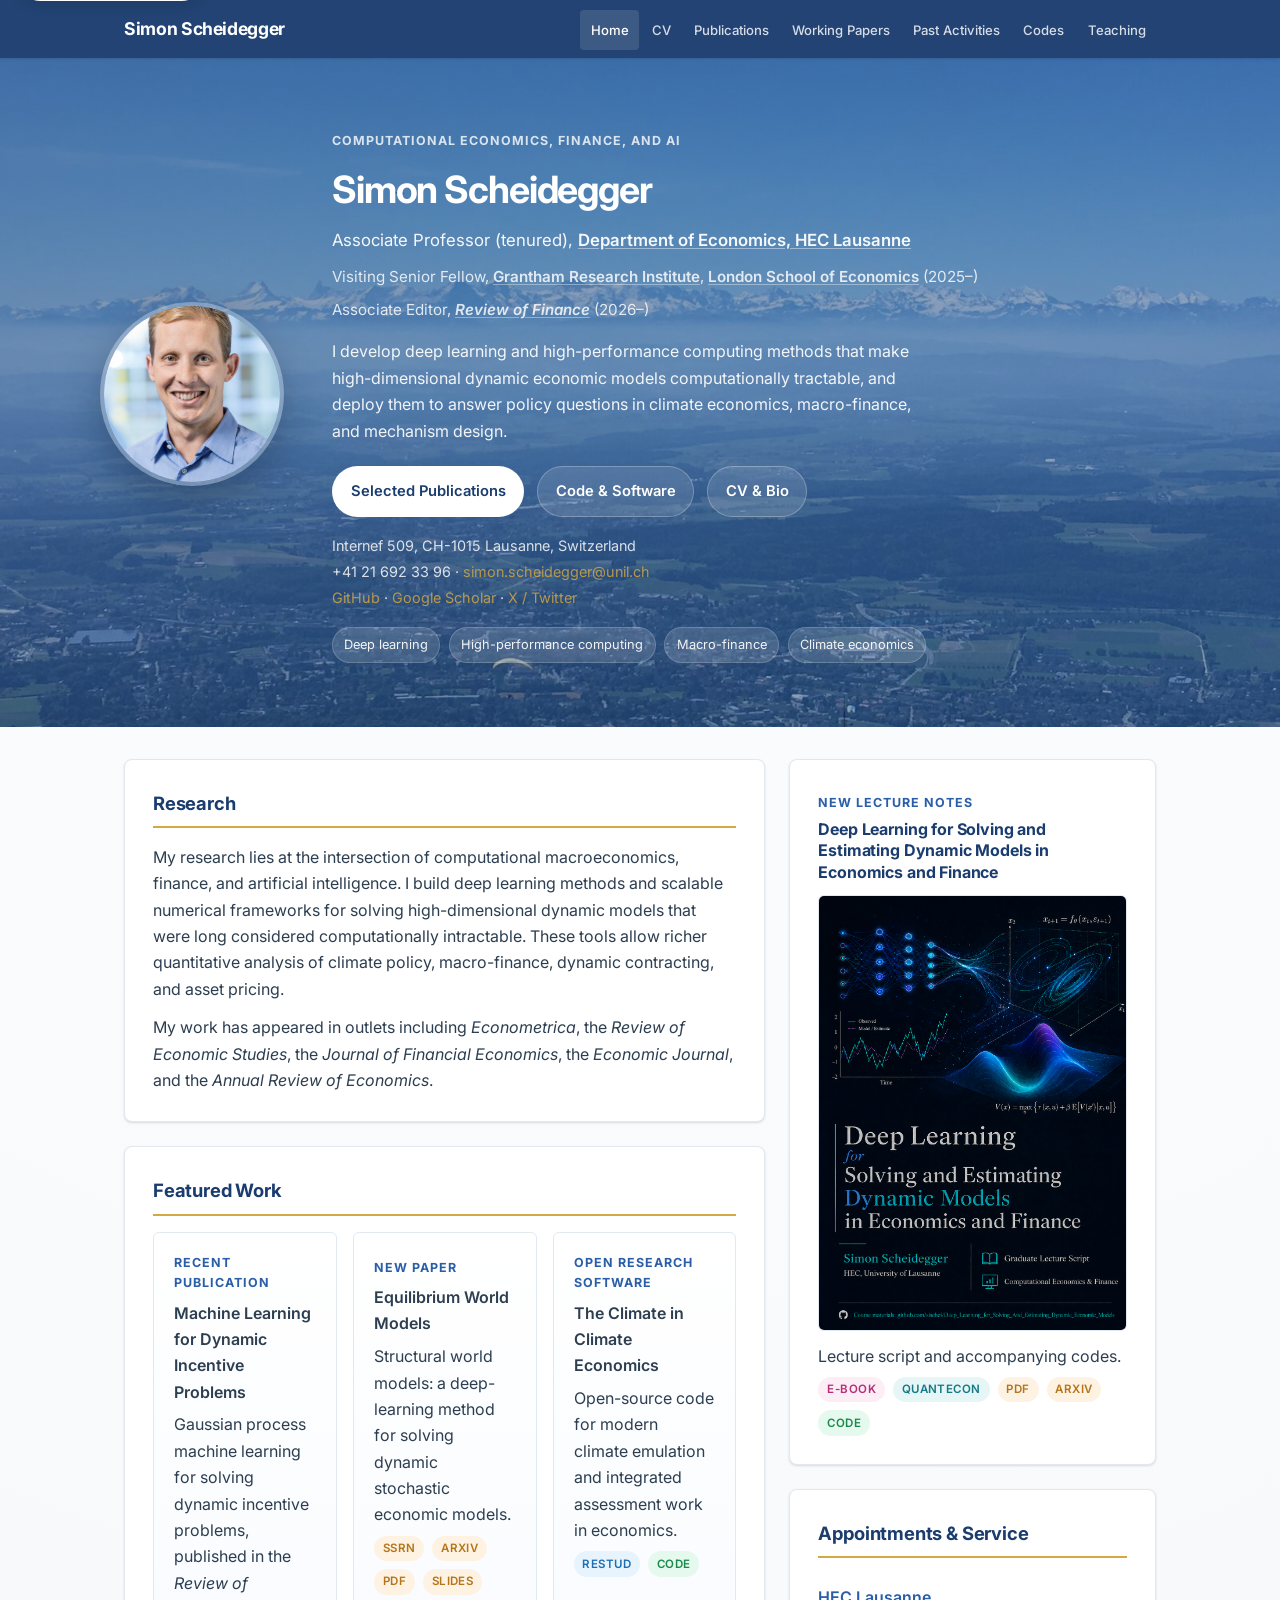
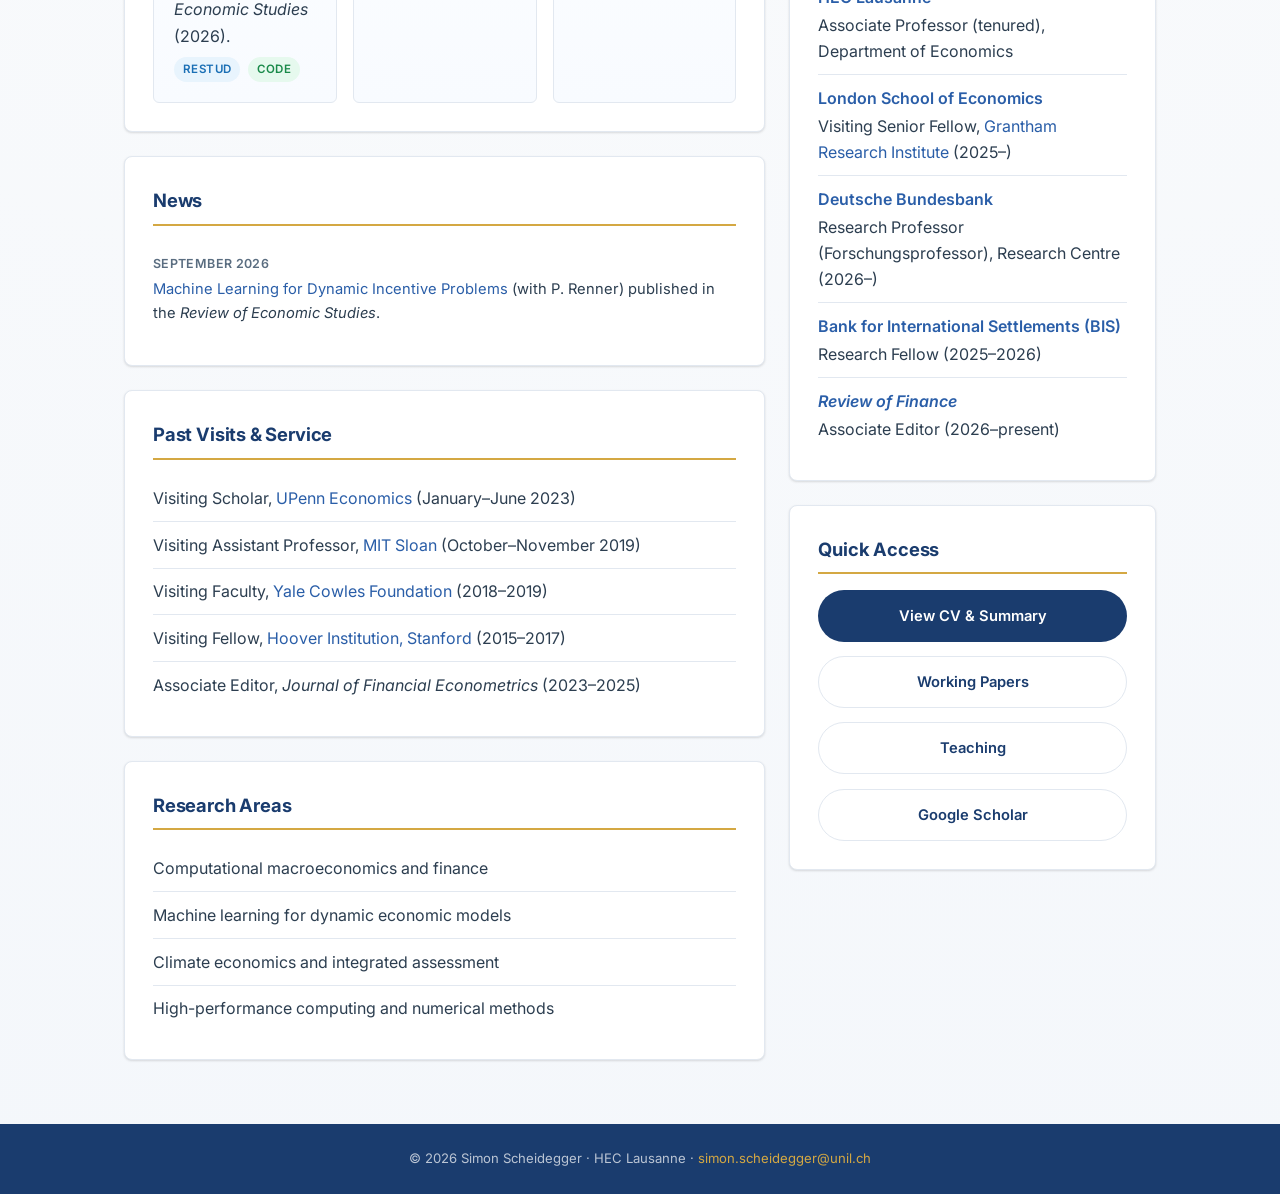
<file: index.html>
<!DOCTYPE html>
<html lang="en">
<head>
  <meta charset="UTF-8">
  <meta name="viewport" content="width=device-width, initial-scale=1.0">
  <title>Simon Scheidegger | Computational Economics, Finance, and AI</title>
  <meta name="description" content="Personal website of Simon Scheidegger, Associate Professor at HEC Lausanne. Research in computational macroeconomics, finance, climate economics, and machine learning.">
  <link rel="canonical" href="https://sischei.github.io/">
  <meta property="og:site_name" content="Simon Scheidegger">
  <meta property="og:title" content="Simon Scheidegger | Computational Economics, Finance, and AI">
  <meta property="og:description" content="Research in computational macroeconomics, finance, climate economics, and machine learning at HEC Lausanne.">
  <meta property="og:type" content="website">
  <meta property="og:url" content="https://sischei.github.io/">
  <meta property="og:image" content="https://sischei.github.io/assets/portrait-share.jpg">
  <meta property="og:image:alt" content="Portrait of Simon Scheidegger">
  <meta name="twitter:card" content="summary">
  <meta name="twitter:title" content="Simon Scheidegger">
  <meta name="twitter:description" content="Computational economics, finance, climate economics, and machine learning.">
  <meta name="twitter:image" content="https://sischei.github.io/assets/portrait-share.jpg">
  <link rel="icon" href="assets/favicon.png" type="image/png">
  <link rel="preconnect" href="https://fonts.googleapis.com">
  <link rel="preconnect" href="https://fonts.gstatic.com" crossorigin>
  <link href="https://fonts.googleapis.com/css2?family=Inter:wght@400;500;600;700&display=swap" rel="stylesheet">
  <link rel="stylesheet" href="style.css">
  <script src="script.js" defer></script>
</head>
<body>
<a class="skip-link" href="#main-content">Skip to main content</a>

<nav class="navbar">
  <div class="navbar-inner">
    <a href="index.html" class="nav-brand">Simon Scheidegger</a>
    <button class="nav-toggle" type="button" aria-label="Toggle navigation" aria-controls="site-navigation" aria-expanded="false">&#9776;</button>
    <ul class="nav-links" id="site-navigation">
      <li><a href="index.html" class="active">Home</a></li>
      <li><a href="cv.html">CV</a></li>
      <li><a href="publications.html">Publications</a></li>
      <li><a href="working-papers.html">Working Papers</a></li>
      <li><a href="activities.html">Past Activities</a></li>
      <li><a href="codes.html">Codes</a></li>
      <li><a href="teaching.html">Teaching</a></li>
    </ul>
  </div>
</nav>

<header class="hero">
  <div class="hero-inner">
    <img src="assets/photo-hero.jpg" alt="Simon Scheidegger" class="hero-photo" width="480" height="480" fetchpriority="high">
    <div class="hero-text">
      <p class="eyebrow">Computational Economics, Finance, and AI</p>
      <h1>Simon Scheidegger</h1>
      <p class="subtitle">Associate Professor (tenured), <a href="https://www.unil.ch/de/home.html">Department of Economics, HEC Lausanne</a></p>
      <p class="subtitle subtitle-muted">Visiting Senior Fellow, <a href="https://www.lse.ac.uk/granthaminstitute/profile/simon-scheidegger/" target="_blank" rel="noopener noreferrer">Grantham Research Institute</a>, <a href="https://www.lse.ac.uk/granthaminstitute/profile/simon-scheidegger/" target="_blank" rel="noopener noreferrer">London School of Economics</a> (2025&ndash;)</p>
      <p class="subtitle subtitle-muted">Associate Editor, <a href="https://academic.oup.com/rof" target="_blank" rel="noopener noreferrer"><em>Review of Finance</em></a> (2026&ndash;)</p>
      <p class="hero-lede">I develop deep learning and high-performance computing methods that make high-dimensional dynamic economic models computationally tractable, and deploy them to answer policy questions in climate economics, macro-finance, and mechanism design.</p>
      <div class="hero-actions">
        <a class="button button-primary" href="publications.html">Selected Publications</a>
        <a class="button button-secondary" href="codes.html">Code &amp; Software</a>
        <a class="button button-secondary" href="cv.html">CV &amp; Bio</a>
      </div>
      <div class="hero-contact">
        Internef 509, CH-1015 Lausanne, Switzerland<br>
        +41 21 692 33 96 &middot; <a href="mailto:simon.scheidegger@unil.ch">simon.scheidegger@unil.ch</a><br>
        <a href="https://github.com/sischei" target="_blank" rel="noopener noreferrer">GitHub</a> &middot;
        <a href="https://scholar.google.ch/citations?user=PdVLxZwAAAAJ&hl=en" target="_blank" rel="noopener noreferrer">Google Scholar</a> &middot;
        <a href="https://x.com/comp_simon" target="_blank" rel="noopener noreferrer">X / Twitter</a>
      </div>
      <ul class="tag-list" aria-label="Research areas">
        <li class="tag">Deep learning</li>
        <li class="tag">High-performance computing</li>
        <li class="tag">Macro-finance</li>
        <li class="tag">Climate economics</li>
      </ul>
    </div>
  </div>
</header>

<main class="main" id="main-content">
  <div class="home-layout">
    <div class="home-main">
      <section class="card">
        <h2>Research</h2>
        <p>My research lies at the intersection of computational macroeconomics, finance, and artificial intelligence. I build deep learning methods and scalable numerical frameworks for solving high-dimensional dynamic models that were long considered computationally intractable. These tools allow richer quantitative analysis of climate policy, macro-finance, dynamic contracting, and asset pricing.</p>
        <p>My work has appeared in outlets including <em>Econometrica</em>, the <em>Review of Economic Studies</em>, the <em>Journal of Financial Economics</em>, the <em>Economic Journal</em>, and the <em>Annual Review of Economics</em>.</p>
      </section>

      <section class="card">
        <h2>Featured Work</h2>
        <div class="spotlight-grid">
          <article class="spotlight-card">
            <p class="eyebrow">Recent Publication</p>
            <h3>Machine Learning for Dynamic Incentive Problems</h3>
            <p>Gaussian process machine learning for solving dynamic incentive problems, published in the <em>Review of Economic Studies</em> (2026).</p>
            <div class="repo-links">
              <a class="badge badge-journal" href="https://academic.oup.com/restud/advance-article/doi/10.1093/restud/rdag105/8795945" target="_blank" rel="noopener noreferrer">ReStud</a>
              <a class="badge badge-code" href="https://github.com/GaussianProcessesForDynamicEcon/DynamicIncentiveProblems" target="_blank" rel="noopener noreferrer">Code</a>
            </div>
          </article>

          <article class="spotlight-card">
            <p class="eyebrow">New Paper</p>
            <h3>Equilibrium World Models</h3>
            <p>Structural world models: a deep-learning method for solving dynamic stochastic economic models.</p>
            <div class="repo-links">
              <a class="badge badge-pdf" href="https://papers.ssrn.com/sol3/papers.cfm?abstract_id=6977559" target="_blank" rel="noopener noreferrer">SSRN</a>
              <a class="badge badge-pdf" href="https://arxiv.org/abs/2606.23463" target="_blank" rel="noopener noreferrer">arXiv</a>
              <a class="badge badge-pdf" href="https://drive.google.com/file/d/1yLDOnxJZqi20e06ag1ygpTGq5VO4GqJF/view?usp=sharing" target="_blank" rel="noopener noreferrer">PDF</a>
              <a class="badge badge-pdf" href="https://drive.google.com/file/d/1aoFpTa5cCD9gtp1tu4z9oFDEezb92Ytm/view?usp=sharing" target="_blank" rel="noopener noreferrer">Slides</a>
            </div>
          </article>

          <article class="spotlight-card">
            <p class="eyebrow">Open Research Software</p>
            <h3>The Climate in Climate Economics</h3>
            <p>Open-source code for modern climate emulation and integrated assessment work in economics.</p>
            <div class="repo-links">
              <a class="badge badge-journal" href="https://academic.oup.com/restud/advance-article-abstract/doi/10.1093/restud/rdae011/7593489" target="_blank" rel="noopener noreferrer">ReStud</a>
              <a class="badge badge-code" href="https://github.com/ClimateChangeEcon/Climate_in_Climate_Economics" target="_blank" rel="noopener noreferrer">Code</a>
            </div>
          </article>
        </div>
      </section>

      <section class="card">
        <h2>News</h2>

        <div class="news-item">
          <div class="news-date">September 2026</div>
          <div class="news-text"><a href="https://academic.oup.com/restud/advance-article/doi/10.1093/restud/rdag105/8795945" target="_blank" rel="noopener noreferrer">Machine Learning for Dynamic Incentive Problems</a> (with P. Renner) published in the <em>Review of Economic Studies</em>.</div>
        </div>
      </section>

      <section class="card">
        <h2>Past Visits &amp; Service</h2>
        <ul class="clean-list">
          <li>Visiting Scholar, <a href="https://economics.sas.upenn.edu/people/simon-scheidegger" target="_blank" rel="noopener noreferrer">UPenn Economics</a> (January&ndash;June 2023)</li>
          <li>Visiting Assistant Professor, <a href="https://mitsloan.mit.edu/" target="_blank" rel="noopener noreferrer">MIT Sloan</a> (October&ndash;November 2019)</li>
          <li>Visiting Faculty, <a href="https://cowles.yale.edu/" target="_blank" rel="noopener noreferrer">Yale Cowles Foundation</a> (2018&ndash;2019)</li>
          <li>Visiting Fellow, <a href="https://www.hoover.org/profiles/simon-scheidegger" target="_blank" rel="noopener noreferrer">Hoover Institution, Stanford</a> (2015&ndash;2017)</li>
          <li>Associate Editor, <em>Journal of Financial Econometrics</em> (2023&ndash;2025)</li>
        </ul>
      </section>

      <section class="card">
        <h2>Research Areas</h2>
        <ul class="clean-list">
          <li>Computational macroeconomics and finance</li>
          <li>Machine learning for dynamic economic models</li>
          <li>Climate economics and integrated assessment</li>
          <li>High-performance computing and numerical methods</li>
        </ul>
      </section>
    </div>

    <aside class="home-side">
      <section class="card coming-soon-card">
        <p class="eyebrow">New Lecture Notes</p>
        <h2>Deep Learning for Solving and Estimating Dynamic Models in Economics and Finance</h2>
        <a href="https://github.com/sischei/Deep_Learning_for_Solving_And_Estimating_Dynamic_Economic_Models" target="_blank" rel="noopener noreferrer">
          <img src="assets/deep_learning_dynamic_models_hero.png" alt="Deep Learning for Solving and Estimating Dynamic Models in Economics and Finance" class="coming-soon-image" loading="lazy">
        </a>
        <p>Lecture script and accompanying codes.</p>
        <div class="repo-links">
          <a class="badge badge-book" href="https://sischei.github.io/Deep_Learning_for_Solving_And_Estimating_Dynamic_Economic_Models/" target="_blank" rel="noopener noreferrer">E-Book</a>
          <a class="badge badge-quantecon" href="https://quantecon.org/books/" target="_blank" rel="noopener noreferrer">QuantEcon</a>
          <a class="badge badge-pdf" href="https://github.com/sischei/Deep_Learning_for_Solving_And_Estimating_Dynamic_Economic_Models/blob/main/lecture_script/Deep_Learning_for_Solving_And_Estimating_Dynamic_Economic_Models.pdf" target="_blank" rel="noopener noreferrer">PDF</a>
          <a class="badge badge-pdf" href="https://arxiv.org/abs/2605.14493" target="_blank" rel="noopener noreferrer">arXiv</a>
          <a class="badge badge-code" href="https://github.com/sischei/Deep_Learning_for_Solving_And_Estimating_Dynamic_Economic_Models" target="_blank" rel="noopener noreferrer">Code</a>
        </div>
      </section>

      <section class="card">
        <h2>Appointments &amp; Service</h2>
        <ul class="clean-list">
          <li>
            <span class="detail-label"><a href="https://www.unil.ch/de/home.html" target="_blank" rel="noopener noreferrer">HEC Lausanne</a></span>
            Associate Professor (tenured), Department of Economics
          </li>
          <li>
            <span class="detail-label"><a href="https://www.lse.ac.uk/granthaminstitute/profile/simon-scheidegger/" target="_blank" rel="noopener noreferrer">London School of Economics</a></span>
            Visiting Senior Fellow, <a href="https://www.lse.ac.uk/granthaminstitute/profile/simon-scheidegger/" target="_blank" rel="noopener noreferrer">Grantham Research Institute</a> (2025&ndash;)
          </li>
          <li>
            <span class="detail-label"><a href="https://www.bundesbank.de/de/bundesbank/forschung/forschungszentrum/forschungsbeirat-professoren-und-research-fellows-604446" target="_blank" rel="noopener noreferrer">Deutsche Bundesbank</a></span>
            Research Professor (Forschungsprofessor), Research Centre (2026&ndash;)
          </li>
          <li>
            <span class="detail-label"><a href="https://www.bis.org/" target="_blank" rel="noopener noreferrer">Bank for International Settlements (BIS)</a></span>
            Research Fellow (2025&ndash;2026)
          </li>
          <li>
            <span class="detail-label"><a href="https://academic.oup.com/rof" target="_blank" rel="noopener noreferrer"><em>Review of Finance</em></a></span>
            Associate Editor (2026&ndash;present)
          </li>
        </ul>
      </section>

      <section class="card">
        <h2>Quick Access</h2>
        <div class="stack-sm">
          <a class="button button-dark" href="cv.html">View CV &amp; Summary</a>
          <a class="button button-outline" href="working-papers.html">Working Papers</a>
          <a class="button button-outline" href="teaching.html">Teaching</a>
          <a class="button button-outline" href="https://scholar.google.ch/citations?user=PdVLxZwAAAAJ&hl=en" target="_blank" rel="noopener noreferrer">Google Scholar</a>
        </div>
      </section>
    </aside>
  </div>
</main>

<footer class="footer">
  &copy; 2026 Simon Scheidegger &middot; HEC Lausanne &middot; <a href="mailto:simon.scheidegger@unil.ch">simon.scheidegger@unil.ch</a>
</footer>

<!-- Statcounter -->
<script type="text/javascript">
var sc_project=13214206;
var sc_invisible=1;
var sc_security="5e0424dd";
</script>
<script type="text/javascript" src="https://www.statcounter.com/counter/counter.js" async></script>
<noscript><div class="statcounter"><a title="Web Analytics" href="https://statcounter.com/" target="_blank"><img class="statcounter" src="https://c.statcounter.com/13214206/0/5e0424dd/1/" alt="Web Analytics" referrerPolicy="no-referrer-when-downgrade"></a></div></noscript>
</body>
</html>
</file>
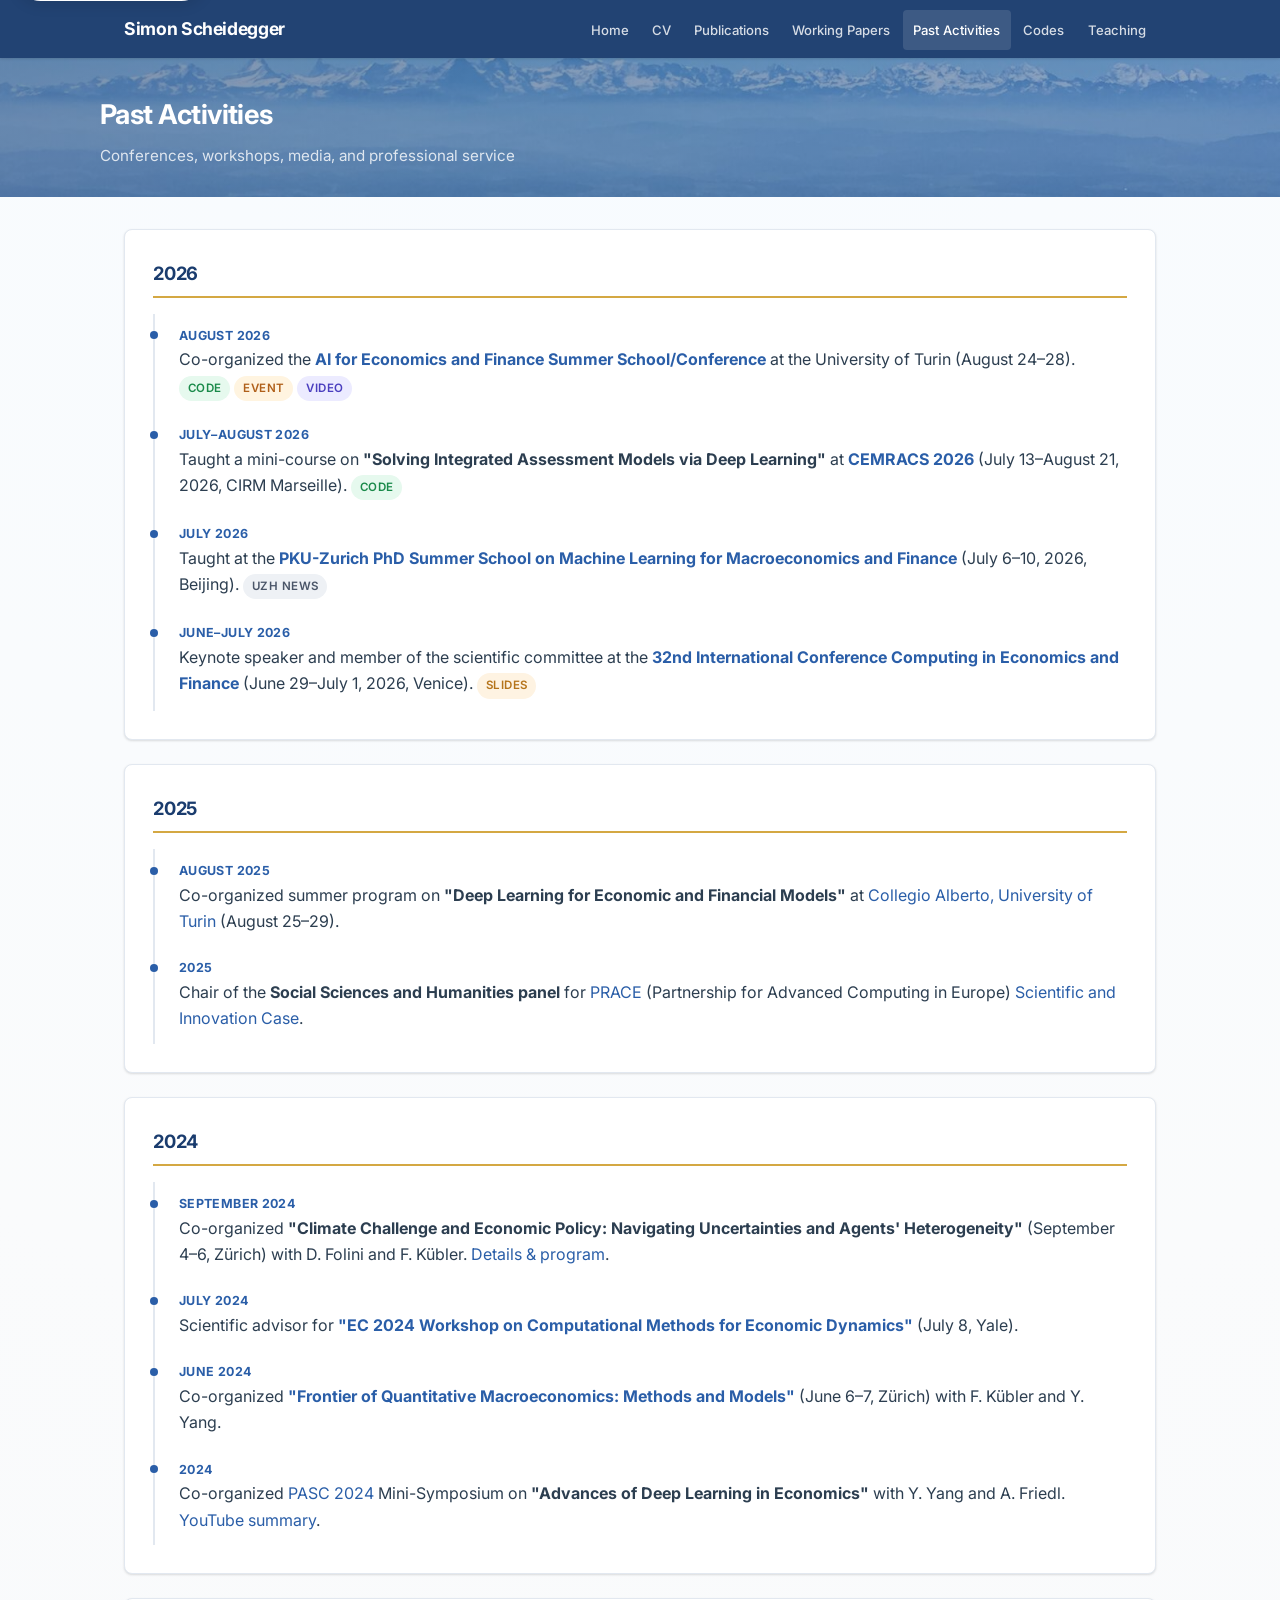
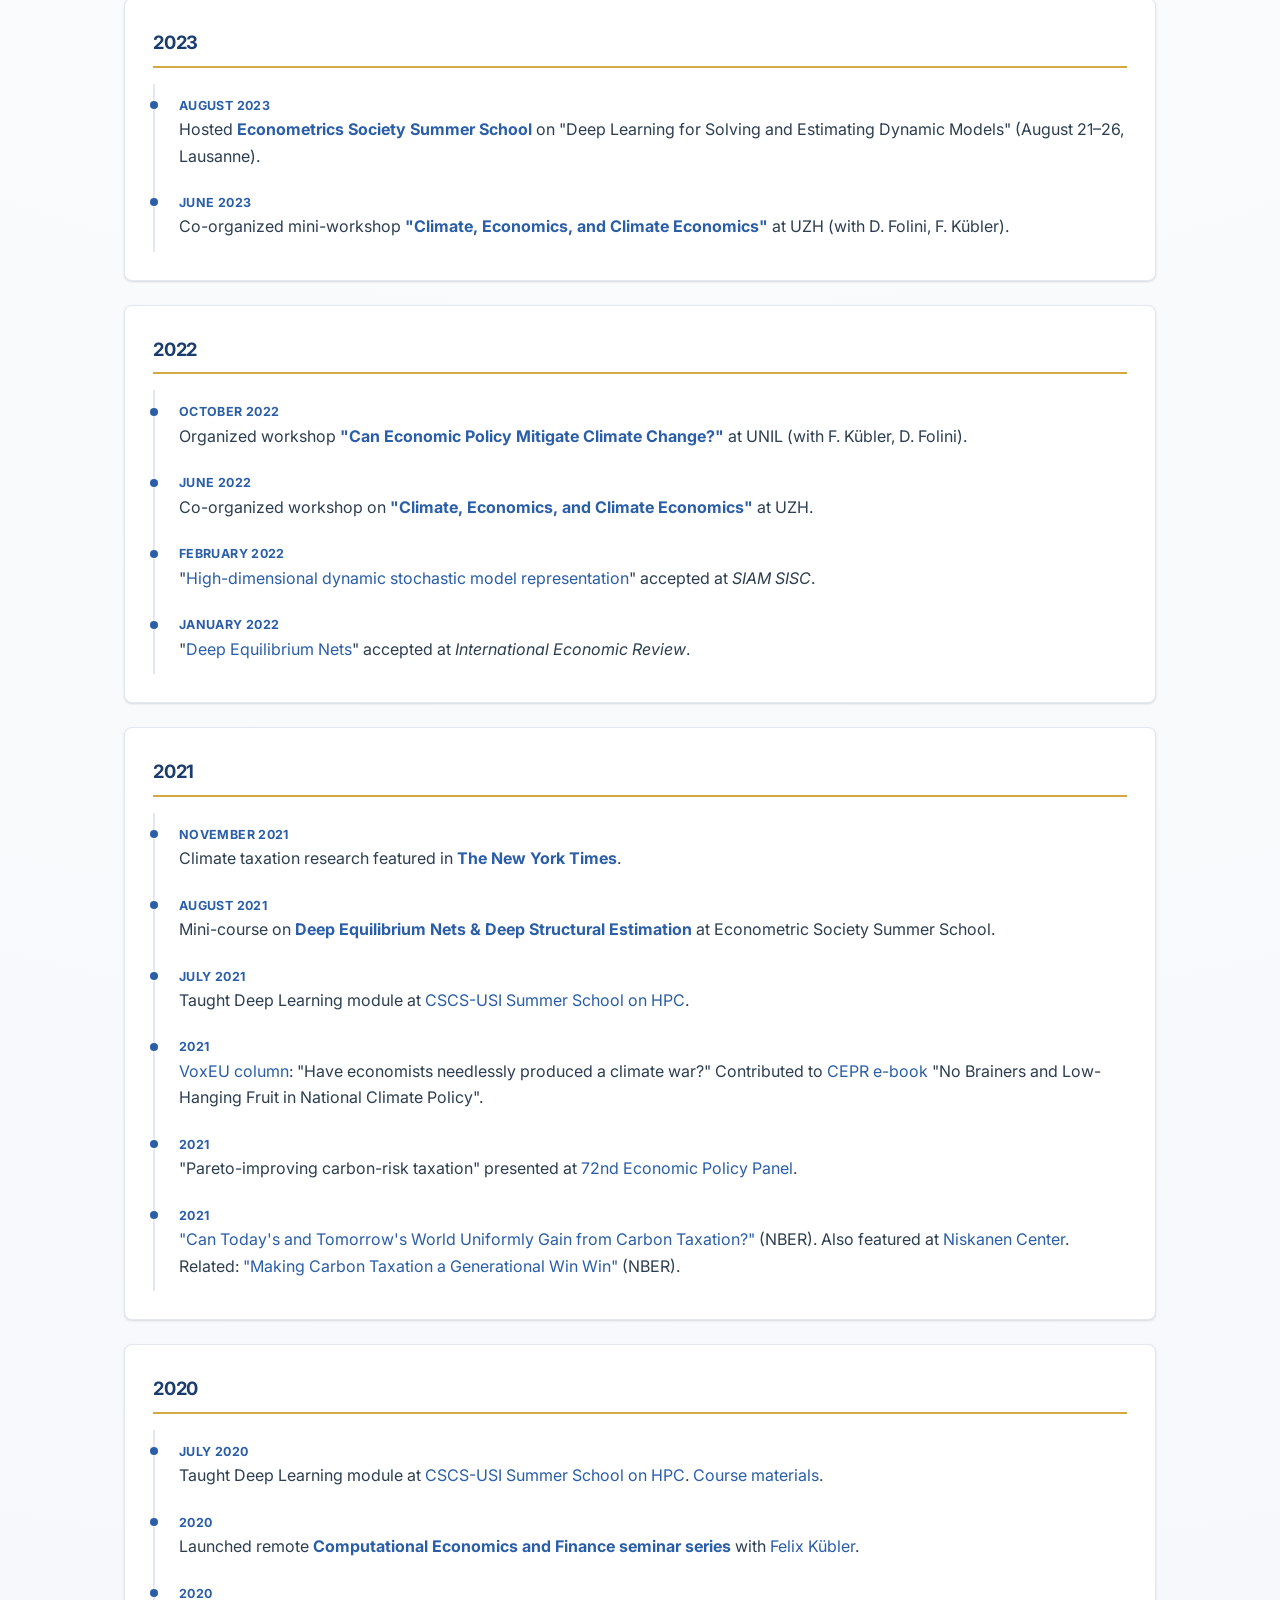
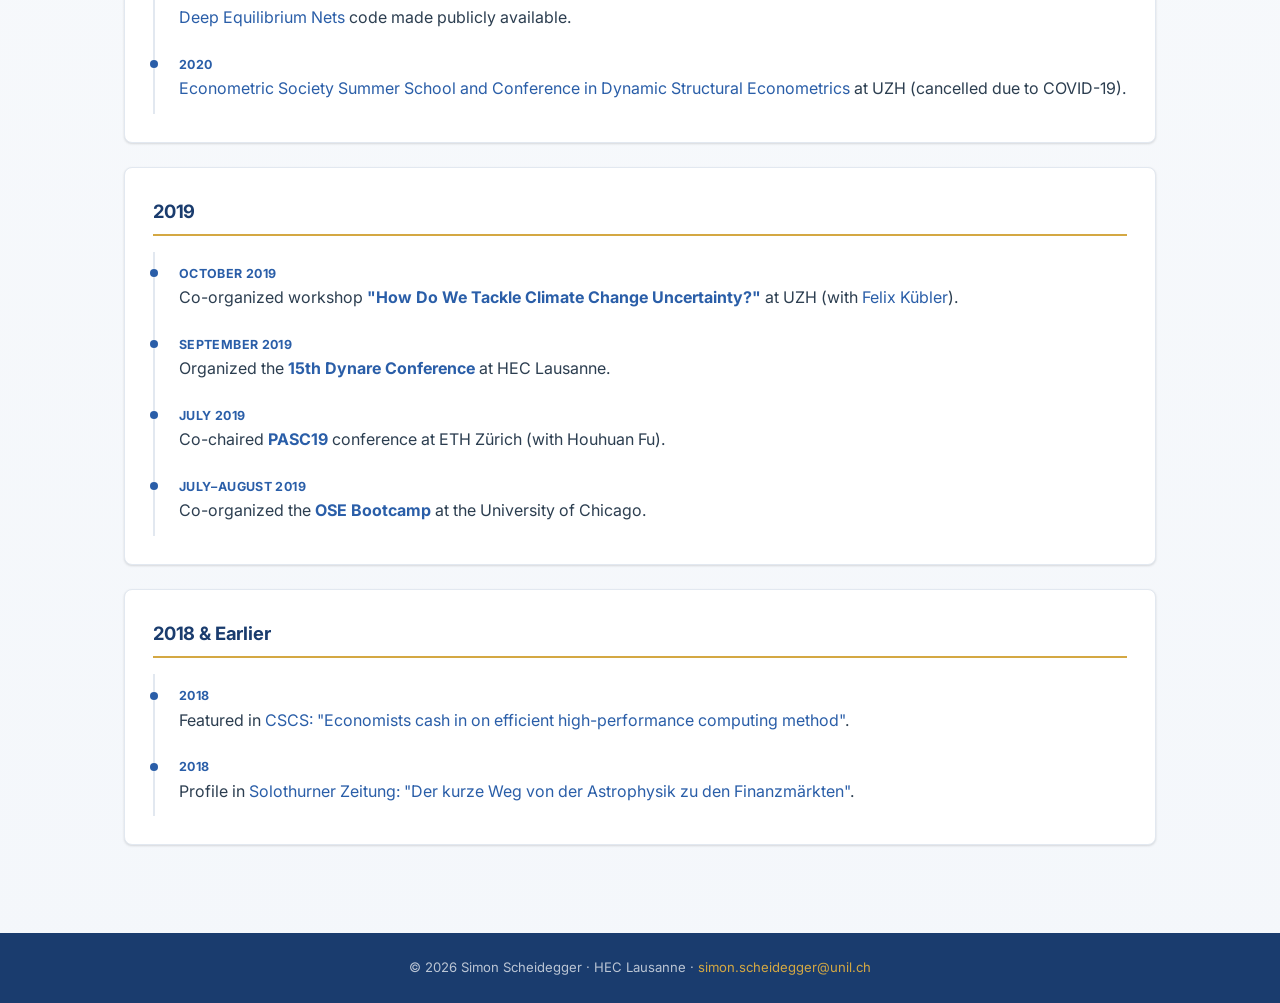
<file: activities.html>
<!DOCTYPE html>
<html lang="en">
<head>
  <meta charset="UTF-8">
  <meta name="viewport" content="width=device-width, initial-scale=1.0">
  <title>Past Activities | Simon Scheidegger</title>
  <meta name="description" content="Past activities, workshops, conferences, media, and professional service by Simon Scheidegger.">
  <link rel="canonical" href="https://sischei.github.io/activities.html">
  <meta property="og:site_name" content="Simon Scheidegger">
  <meta property="og:title" content="Past Activities | Simon Scheidegger">
  <meta property="og:description" content="Workshops, conferences, media contributions, and professional service.">
  <meta property="og:type" content="website">
  <meta property="og:url" content="https://sischei.github.io/activities.html">
  <meta property="og:image" content="https://sischei.github.io/assets/portrait-share.jpg">
  <meta property="og:image:alt" content="Portrait of Simon Scheidegger">
  <meta name="twitter:card" content="summary">
  <meta name="twitter:title" content="Past Activities | Simon Scheidegger">
  <meta name="twitter:description" content="Workshops, conferences, media contributions, and professional service.">
  <meta name="twitter:image" content="https://sischei.github.io/assets/portrait-share.jpg">
  <link rel="icon" href="assets/favicon.png" type="image/png">
  <link rel="preconnect" href="https://fonts.googleapis.com">
  <link rel="preconnect" href="https://fonts.gstatic.com" crossorigin>
  <link href="https://fonts.googleapis.com/css2?family=Inter:wght@400;500;600;700&display=swap" rel="stylesheet">
  <link rel="stylesheet" href="style.css">
  <script src="script.js" defer></script>
</head>
<body>
<a class="skip-link" href="#main-content">Skip to main content</a>

<nav class="navbar">
  <div class="navbar-inner">
    <a href="index.html" class="nav-brand">Simon Scheidegger</a>
    <button class="nav-toggle" type="button" aria-label="Toggle navigation" aria-controls="site-navigation" aria-expanded="false">&#9776;</button>
    <ul class="nav-links" id="site-navigation">
      <li><a href="index.html">Home</a></li>
      <li><a href="cv.html">CV</a></li>
      <li><a href="publications.html">Publications</a></li>
      <li><a href="working-papers.html">Working Papers</a></li>
      <li><a href="activities.html" class="active">Past Activities</a></li>
      <li><a href="codes.html">Codes</a></li>
      <li><a href="teaching.html">Teaching</a></li>
    </ul>
  </div>
</nav>

<header class="page-header">
  <div class="page-header-inner">
    <h1>Past Activities</h1>
    <p>Conferences, workshops, media, and professional service</p>
  </div>
</header>

<main class="main" id="main-content">

  <!-- 2026 -->
  <div class="card">
    <h2>2026</h2>
    <div class="timeline-item">
      <div class="timeline-year">August 2026</div>
      <p>Co-organized the <a href="https://sites.google.com/carloalberto.org/deeplearningsummerschool2026" target="_blank" rel="noopener noreferrer"><strong>AI for Economics and Finance Summer School/Conference</strong></a> at the University of Turin (August 24&ndash;28). <a class="badge badge-code" href="https://github.com/sischei/summer-school-AI-for-economics-and-finance-2026" target="_blank" rel="noopener noreferrer">Code</a> <a class="badge badge-event" href="https://www.carloalberto.org/event/challenges-and-opportunities-for-finance-research-in-the-era-of-large-language-models-and-ai-agents/" target="_blank" rel="noopener noreferrer">Event</a> <a class="badge badge-media" href="https://www.youtube.com/watch?v=g-U3_DPV1lk" target="_blank" rel="noopener noreferrer">Video</a></p>
    </div>
    <div class="timeline-item">
      <div class="timeline-year">July&ndash;August 2026</div>
      <p>Taught a mini-course on <strong>"Solving Integrated Assessment Models via Deep Learning"</strong> at <a href="https://cemracs2026.math.cnrs.fr/en/" target="_blank" rel="noopener noreferrer"><strong>CEMRACS 2026</strong></a> (July 13&ndash;August 21, 2026, CIRM Marseille). <a class="badge badge-code" href="https://github.com/sischei/cemracs2026_DEQN" target="_blank" rel="noopener noreferrer">Code</a></p>
    </div>
    <div class="timeline-item">
      <div class="timeline-year">July 2026</div>
      <p>Taught at the <a href="https://liboecon.com/2026_summer_school.html" target="_blank" rel="noopener noreferrer"><strong>PKU-Zurich PhD Summer School on Machine Learning for Macroeconomics and Finance</strong></a> (July 6&ndash;10, 2026, Beijing). <a class="badge badge-press" href="https://www.df.uzh.ch/en/news-events/news/2026/2026-08-pku-zurich-summer-school.html" target="_blank" rel="noopener noreferrer">UZH News</a></p>
    </div>
    <div class="timeline-item">
      <div class="timeline-year">June&ndash;July 2026</div>
      <p>Keynote speaker and member of the scientific committee at the <a href="https://comp-econ.com/32nd-cef-conference/" target="_blank" rel="noopener noreferrer"><strong>32nd International Conference Computing in Economics and Finance</strong></a> (June 29&ndash;July 1, 2026, Venice). <a class="badge badge-pdf" href="https://drive.google.com/file/d/1z0lCiYIJxCuu0ScdqCOKW0T4Ie53V_m9/view?usp=sharing" target="_blank" rel="noopener noreferrer">Slides</a></p>
    </div>
  </div>

  <!-- 2025 -->
  <div class="card">
    <h2>2025</h2>
    <div class="timeline-item">
      <div class="timeline-year">August 2025</div>
      <p>Co-organized summer program on <strong>"Deep Learning for Economic and Financial Models"</strong> at <a href="https://sites.google.com/carloalberto.org/thesummerschool2025unito/home?authuser=0" target="_blank" rel="noopener noreferrer">Collegio Alberto, University of Turin</a> (August 25&ndash;29).</p>
    </div>
    <div class="timeline-item">
      <div class="timeline-year">2025</div>
      <p>Chair of the <strong>Social Sciences and Humanities panel</strong> for <a href="https://prace-ri.eu/" target="_blank" rel="noopener noreferrer">PRACE</a> (Partnership for Advanced Computing in Europe) <a href="https://prace-ri.eu/scientific-case/the-scientific-and-innovation-case-for-computing-in-europe-2026-2034/" target="_blank" rel="noopener noreferrer">Scientific and Innovation Case</a>.</p>
    </div>
  </div>

  <!-- 2024 -->
  <div class="card">
    <h2>2024</h2>
    <div class="timeline-item">
      <div class="timeline-year">September 2024</div>
      <p>Co-organized <strong>"Climate Challenge and Economic Policy: Navigating Uncertainties and Agents' Heterogeneity"</strong> (September 4&ndash;6, Z&uuml;rich) with D. Folini and F. K&uuml;bler. <a href="conference.html">Details &amp; program</a>.</p>
    </div>
    <div class="timeline-item">
      <div class="timeline-year">July 2024</div>
      <p>Scientific advisor for <a href="https://sites.google.com/g.harvard.edu/cmed24" target="_blank" rel="noopener noreferrer"><strong>"EC 2024 Workshop on Computational Methods for Economic Dynamics"</strong></a> (July 8, Yale).</p>
    </div>
    <div class="timeline-item">
      <div class="timeline-year">June 2024</div>
      <p>Co-organized <a href="https://yangycpku.github.io/files/Zurich_Macro_Workshop_2024.pdf" target="_blank" rel="noopener noreferrer"><strong>"Frontier of Quantitative Macroeconomics: Methods and Models"</strong></a> (June 6&ndash;7, Z&uuml;rich) with F. K&uuml;bler and Y. Yang.</p>
    </div>
    <div class="timeline-item">
      <div class="timeline-year">2024</div>
      <p>Co-organized <a href="https://pasc24.pasc-conference.org/minisymposia/" target="_blank" rel="noopener noreferrer">PASC 2024</a> Mini-Symposium on <strong>"Advances of Deep Learning in Economics"</strong> with Y. Yang and A. Friedl. <a href="https://www.youtube.com/watch?v=XIAPMFXOvYQ&list=PLeU4yWBiw8jZASgr-e8zM2ikHrZPK6llK&index=29" target="_blank" rel="noopener noreferrer">YouTube summary</a>.</p>
    </div>
  </div>

  <!-- 2023 -->
  <div class="card">
    <h2>2023</h2>
    <div class="timeline-item">
      <div class="timeline-year">August 2023</div>
      <p>Hosted <a href="https://dseconf.org/dse2023" target="_blank" rel="noopener noreferrer"><strong>Econometrics Society Summer School</strong></a> on "Deep Learning for Solving and Estimating Dynamic Models" (August 21&ndash;26, Lausanne).</p>
    </div>
    <div class="timeline-item">
      <div class="timeline-year">June 2023</div>
      <p>Co-organized mini-workshop <a href="https://sites.google.com/view/zurichccfe/upcoming-events" target="_blank" rel="noopener noreferrer"><strong>"Climate, Economics, and Climate Economics"</strong></a> at UZH (with D. Folini, F. K&uuml;bler).</p>
    </div>
  </div>

  <!-- 2022 -->
  <div class="card">
    <h2>2022</h2>
    <div class="timeline-item">
      <div class="timeline-year">October 2022</div>
      <p>Organized workshop <a href="https://e4s.center/event/workshop-can-economic-policy-mitigate-climate-change/" target="_blank" rel="noopener noreferrer"><strong>"Can Economic Policy Mitigate Climate Change?"</strong></a> at UNIL (with F. K&uuml;bler, D. Folini).</p>
    </div>
    <div class="timeline-item">
      <div class="timeline-year">June 2022</div>
      <p>Co-organized workshop on <a href="https://sites.google.com/view/zurichccfe/upcoming-events" target="_blank" rel="noopener noreferrer"><strong>"Climate, Economics, and Climate Economics"</strong></a> at UZH.</p>
    </div>
    <div class="timeline-item">
      <div class="timeline-year">February 2022</div>
      <p>"<a href="https://arxiv.org/pdf/2202.06555.pdf" target="_blank" rel="noopener noreferrer">High-dimensional dynamic stochastic model representation</a>" accepted at <em>SIAM SISC</em>.</p>
    </div>
    <div class="timeline-item">
      <div class="timeline-year">January 2022</div>
      <p>"<a href="https://papers.ssrn.com/sol3/papers.cfm?abstract_id=3393482" target="_blank" rel="noopener noreferrer">Deep Equilibrium Nets</a>" accepted at <em>International Economic Review</em>.</p>
    </div>
  </div>

  <!-- 2021 -->
  <div class="card">
    <h2>2021</h2>
    <div class="timeline-item">
      <div class="timeline-year">November 2021</div>
      <p>Climate taxation research featured in <a href="https://www.nytimes.com/2021/11/01/opinion/stopping-climate-change.html" target="_blank" rel="noopener noreferrer"><strong>The New York Times</strong></a>.</p>
    </div>
    <div class="timeline-item">
      <div class="timeline-year">August 2021</div>
      <p>Mini-course on <a href="https://github.com/dseconf/DSE2021/tree/master/17_DEQN_Scheidegger" target="_blank" rel="noopener noreferrer"><strong>Deep Equilibrium Nets &amp; Deep Structural Estimation</strong></a> at Econometric Society Summer School.</p>
    </div>
    <div class="timeline-item">
      <div class="timeline-year">July 2021</div>
      <p>Taught Deep Learning module at <a href="https://github.com/eth-cscs/SummerSchool2021/tree/main/topics/deep_learning" target="_blank" rel="noopener noreferrer">CSCS-USI Summer School on HPC</a>.</p>
    </div>
    <div class="timeline-item">
      <div class="timeline-year">2021</div>
      <p><a href="https://voxeu.org/article/economists-have-needlessly-produced-climate-war" target="_blank" rel="noopener noreferrer">VoxEU column</a>: "Have economists needlessly produced a climate war?" Contributed to <a href="https://voxeu.org/content/no-brainers-and-low-hanging-fruit-national-climate-policy" target="_blank" rel="noopener noreferrer">CEPR e-book</a> "No Brainers and Low-Hanging Fruit in National Climate Policy".</p>
    </div>
    <div class="timeline-item">
      <div class="timeline-year">2021</div>
      <p>"Pareto-improving carbon-risk taxation" presented at <a href="https://www.economic-policy.org/72nd-economic-policy-panel/carbon-taxes-to-avert-climate-disaster/" target="_blank" rel="noopener noreferrer">72nd Economic Policy Panel</a>.</p>
    </div>
    <div class="timeline-item">
      <div class="timeline-year">2021</div>
      <p><a href="https://www.nber.org/papers/w29224?utm_campaign=ntwh&utm_medium=email&utm_source=ntwg24" target="_blank" rel="noopener noreferrer">"Can Today's and Tomorrow's World Uniformly Gain from Carbon Taxation?"</a> (NBER). Also featured at <a href="https://www.niskanencenter.org/can-a-carbon-tax-be-a-generational-win-win/" target="_blank" rel="noopener noreferrer">Niskanen Center</a>. Related: <a href="https://www.nber.org/papers/w25760" target="_blank" rel="noopener noreferrer">"Making Carbon Taxation a Generational Win Win"</a> (NBER).</p>
    </div>
  </div>

  <!-- 2020 -->
  <div class="card">
    <h2>2020</h2>
    <div class="timeline-item">
      <div class="timeline-year">July 2020</div>
      <p>Taught Deep Learning module at <a href="https://github.com/eth-cscs/SummerSchool2020" target="_blank" rel="noopener noreferrer">CSCS-USI Summer School on HPC</a>. <a href="https://github.com/sischei/Deep_Learning_Intro" target="_blank" rel="noopener noreferrer">Course materials</a>.</p>
    </div>
    <div class="timeline-item">
      <div class="timeline-year">2020</div>
      <p>Launched remote <a href="seminar.html"><strong>Computational Economics and Finance seminar series</strong></a> with <a href="https://sites.google.com/site/fkubler/" target="_blank" rel="noopener noreferrer">Felix K&uuml;bler</a>.</p>
    </div>
    <div class="timeline-item">
      <div class="timeline-year">2020</div>
      <p><a href="https://github.com/sischei/DeepEquilibriumNets" target="_blank" rel="noopener noreferrer">Deep Equilibrium Nets</a> code made publicly available.</p>
    </div>
    <div class="timeline-item">
      <div class="timeline-year">2020</div>
      <p><a href="https://dseconf.org/dse2020#" target="_blank" rel="noopener noreferrer">Econometric Society Summer School and Conference in Dynamic Structural Econometrics</a> at UZH (cancelled due to COVID-19).</p>
    </div>
  </div>

  <!-- 2019 -->
  <div class="card">
    <h2>2019</h2>
    <div class="timeline-item">
      <div class="timeline-year">October 2019</div>
      <p>Co-organized workshop <a href="https://www.zccfe.uzh.ch/en/upcomingevents/program.html" target="_blank" rel="noopener noreferrer"><strong>"How Do We Tackle Climate Change Uncertainty?"</strong></a> at UZH (with <a href="https://sites.google.com/site/fkubler/" target="_blank" rel="noopener noreferrer">Felix K&uuml;bler</a>).</p>
    </div>
    <div class="timeline-item">
      <div class="timeline-year">September 2019</div>
      <p>Organized the <a href="http://dynare.mjui.fr/" target="_blank" rel="noopener noreferrer"><strong>15th Dynare Conference</strong></a> at HEC Lausanne.</p>
    </div>
    <div class="timeline-item">
      <div class="timeline-year">July 2019</div>
      <p>Co-chaired <a href="https://pasc19.pasc-conference.org/" target="_blank" rel="noopener noreferrer"><strong>PASC19</strong></a> conference at ETH Z&uuml;rich (with Houhuan Fu).</p>
    </div>
    <div class="timeline-item">
      <div class="timeline-year">July&ndash;August 2019</div>
      <p>Co-organized the <a href="https://www.oselab.org/bootcamp/2019" target="_blank" rel="noopener noreferrer"><strong>OSE Bootcamp</strong></a> at the University of Chicago.</p>
    </div>
  </div>

  <!-- 2018 & Earlier -->
  <div class="card">
    <h2>2018 &amp; Earlier</h2>
    <div class="timeline-item">
      <div class="timeline-year">2018</div>
      <p>Featured in <a href="https://www.cscs.ch/science/computer-science-hpc/2018/economists-cash-in-on-efficient-high-performance-computing-method/" target="_blank" rel="noopener noreferrer">CSCS: "Economists cash in on efficient high-performance computing method"</a>.</p>
    </div>
    <div class="timeline-item">
      <div class="timeline-year">2018</div>
      <p>Profile in <a href="https://www.solothurnerzeitung.ch/solothurn/kanton-solothurn/der-kurze-weg-von-der-astrophysik-zu-den-finanzmaerkten-117915830" target="_blank" rel="noopener noreferrer">Solothurner Zeitung: "Der kurze Weg von der Astrophysik zu den Finanzm&auml;rkten"</a>.</p>
    </div>
  </div>

</main>

<footer class="footer">
  &copy; 2026 Simon Scheidegger &middot; HEC Lausanne &middot; <a href="mailto:simon.scheidegger@unil.ch">simon.scheidegger@unil.ch</a>
</footer>

<!-- Statcounter -->
<script type="text/javascript">
var sc_project=13214206;
var sc_invisible=1;
var sc_security="5e0424dd";
</script>
<script type="text/javascript" src="https://www.statcounter.com/counter/counter.js" async></script>
<noscript><div class="statcounter"><a title="Web Analytics" href="https://statcounter.com/" target="_blank"><img class="statcounter" src="https://c.statcounter.com/13214206/0/5e0424dd/1/" alt="Web Analytics" referrerPolicy="no-referrer-when-downgrade"></a></div></noscript>
</body>
</html>
</file>
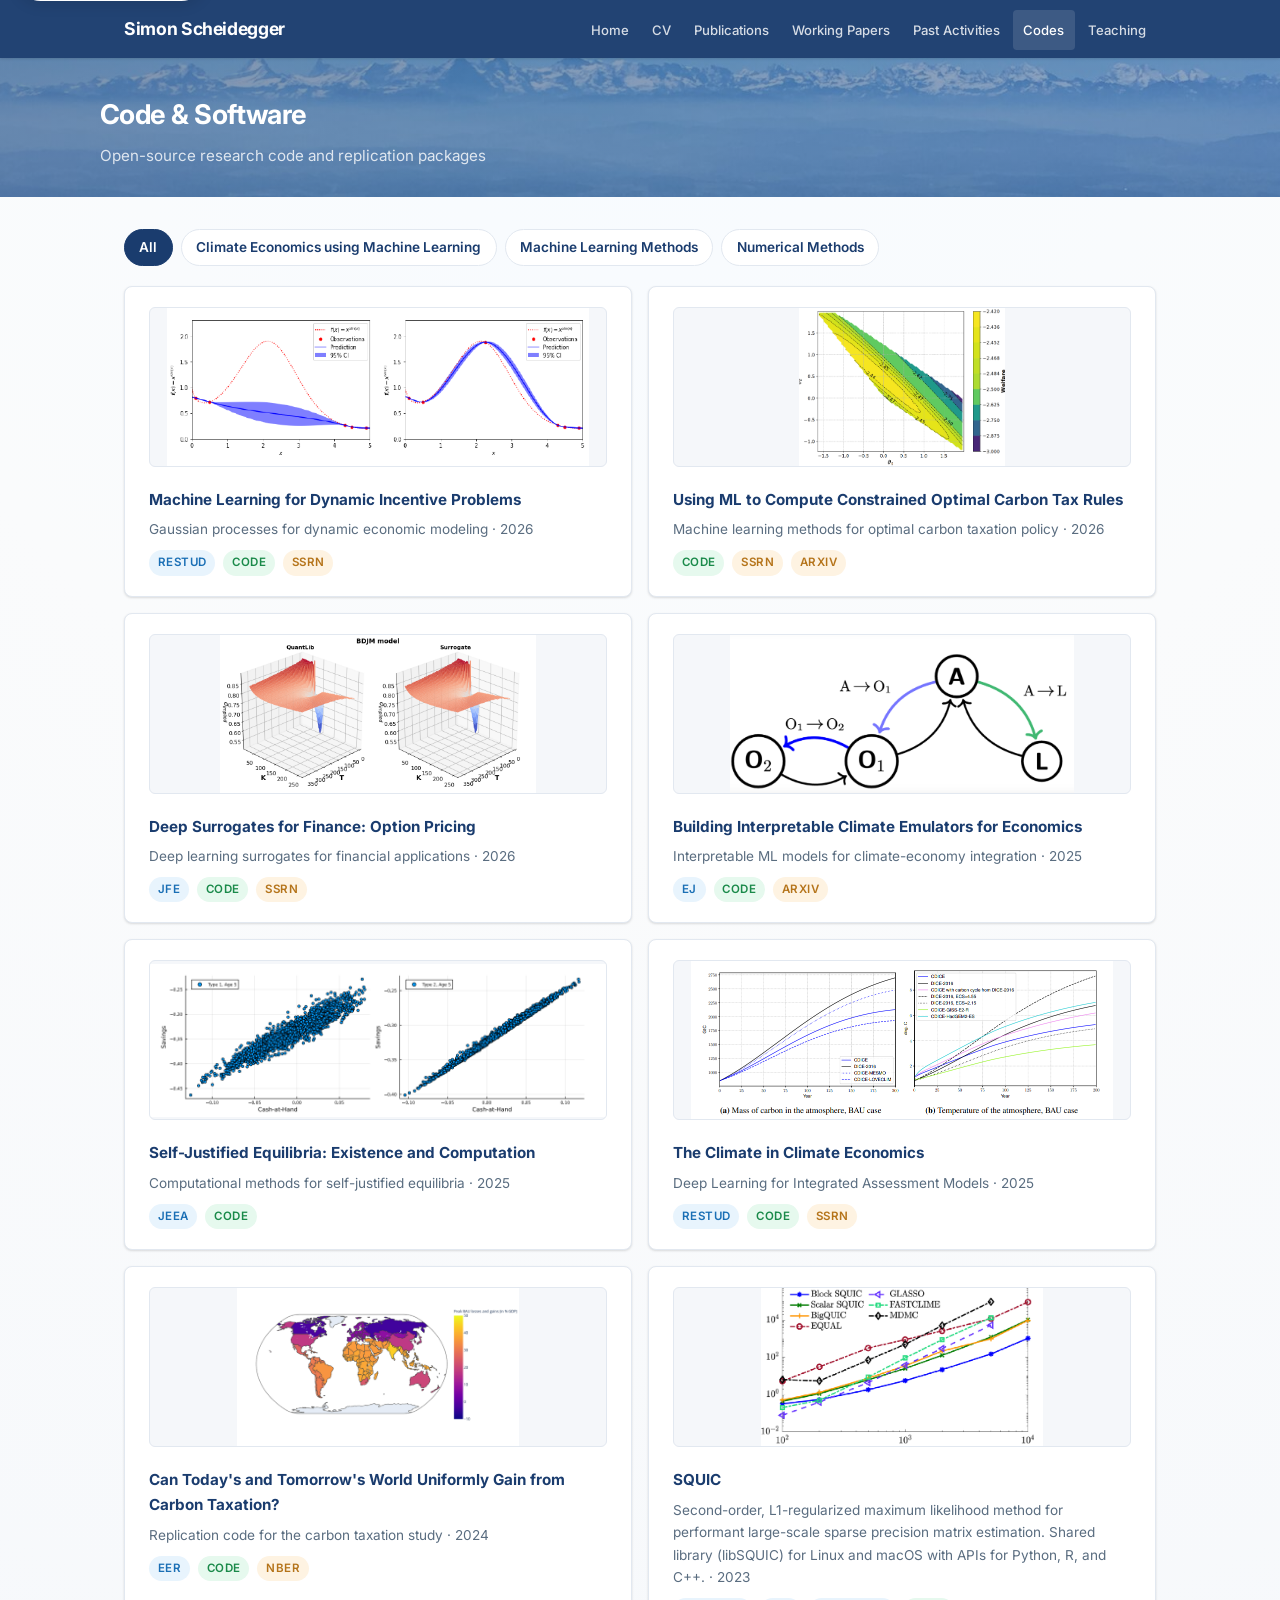
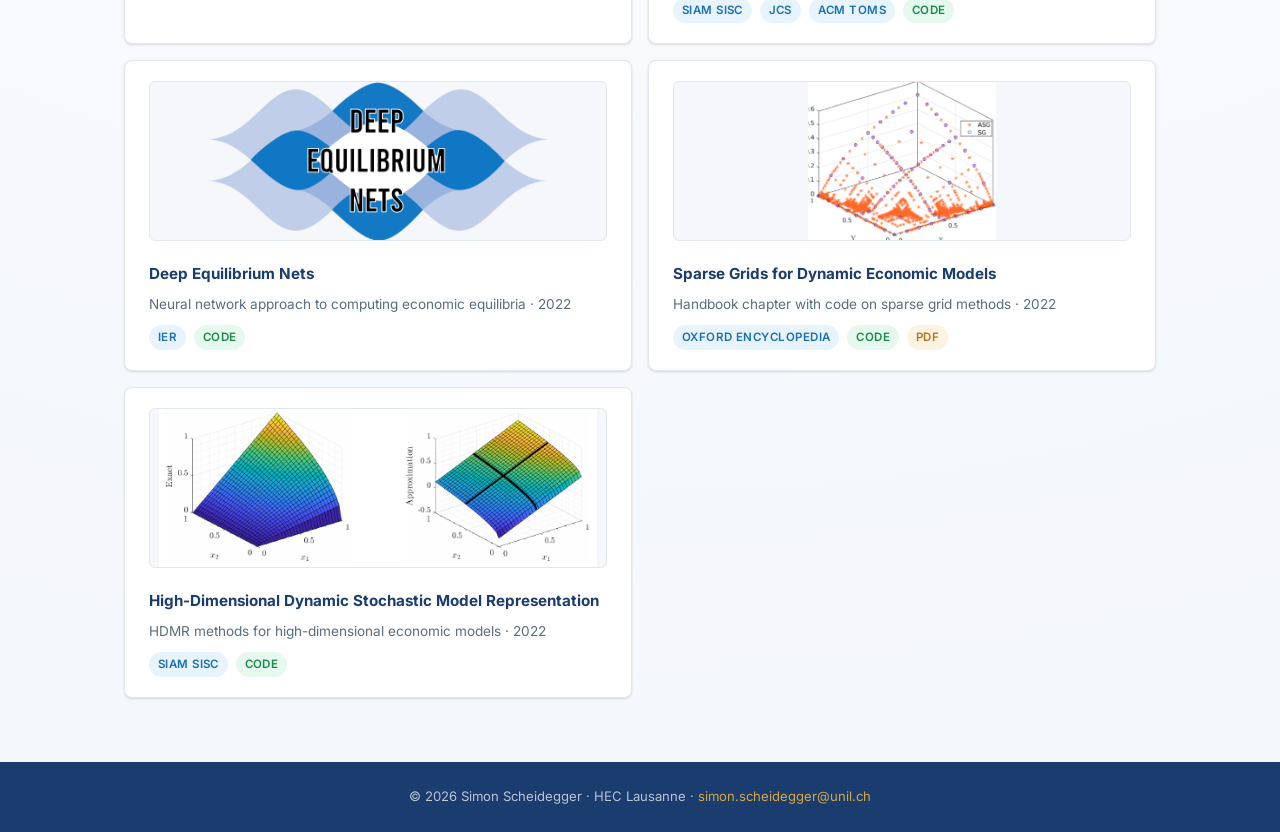
<file: codes.html>
<!DOCTYPE html>
<html lang="en">
<head>
  <meta charset="UTF-8">
  <meta name="viewport" content="width=device-width, initial-scale=1.0">
  <title>Code &amp; Software | Simon Scheidegger</title>
  <meta name="description" content="Open-source research code and replication packages by Simon Scheidegger.">
  <link rel="canonical" href="https://sischei.github.io/codes.html">
  <meta property="og:site_name" content="Simon Scheidegger">
  <meta property="og:title" content="Code &amp; Software | Simon Scheidegger">
  <meta property="og:description" content="Open-source research code and replication packages.">
  <meta property="og:type" content="website">
  <meta property="og:url" content="https://sischei.github.io/codes.html">
  <meta property="og:image" content="https://sischei.github.io/assets/portrait-share.jpg">
  <meta property="og:image:alt" content="Portrait of Simon Scheidegger">
  <meta name="twitter:card" content="summary">
  <meta name="twitter:title" content="Code &amp; Software | Simon Scheidegger">
  <meta name="twitter:description" content="Open-source research code and replication packages.">
  <meta name="twitter:image" content="https://sischei.github.io/assets/portrait-share.jpg">
  <link rel="icon" href="assets/favicon.png" type="image/png">
  <link rel="preconnect" href="https://fonts.googleapis.com">
  <link rel="preconnect" href="https://fonts.gstatic.com" crossorigin>
  <link href="https://fonts.googleapis.com/css2?family=Inter:wght@400;500;600;700&display=swap" rel="stylesheet">
  <link rel="stylesheet" href="style.css">
  <script src="script.js" defer></script>
</head>
<body>
<a class="skip-link" href="#main-content">Skip to main content</a>

<nav class="navbar">
  <div class="navbar-inner">
    <a href="index.html" class="nav-brand">Simon Scheidegger</a>
    <button class="nav-toggle" type="button" aria-label="Toggle navigation" aria-controls="site-navigation" aria-expanded="false">&#9776;</button>
    <ul class="nav-links" id="site-navigation">
      <li><a href="index.html">Home</a></li>
      <li><a href="cv.html">CV</a></li>
      <li><a href="publications.html">Publications</a></li>
      <li><a href="working-papers.html">Working Papers</a></li>
      <li><a href="activities.html">Past Activities</a></li>
      <li><a href="codes.html" class="active">Codes</a></li>
      <li><a href="teaching.html">Teaching</a></li>
    </ul>
  </div>
</nav>

<header class="page-header">
  <div class="page-header-inner">
    <h1>Code &amp; Software</h1>
    <p>Open-source research code and replication packages</p>
  </div>
</header>

<main class="main" id="main-content">

  <div class="repo-filters" role="group" aria-label="Filter by topic">
    <button type="button" class="repo-filter" data-repo-filter="all" aria-pressed="true">All</button>
    <button type="button" class="repo-filter" data-repo-filter="climate" aria-pressed="false">Climate Economics using Machine Learning</button>
    <button type="button" class="repo-filter" data-repo-filter="ml" aria-pressed="false">Machine Learning Methods</button>
    <button type="button" class="repo-filter" data-repo-filter="numerics" aria-pressed="false">Numerical Methods</button>
  </div>

  <div class="repo-grid">
  <div class="repo-card" data-topic="ml">
    <img class="repo-img" src="assets/code_incentive.jpg" alt="Dynamic Incentive Problems" loading="lazy" decoding="async" width="240" height="160">
    <div class="repo-body">
      <h3>Machine Learning for Dynamic Incentive Problems</h3>
      <p>Gaussian processes for dynamic economic modeling &middot; 2026</p>
      <div class="repo-links">
        <a class="badge badge-journal" href="https://academic.oup.com/restud/advance-article/doi/10.1093/restud/rdag105/8795945" target="_blank" rel="noopener noreferrer">ReStud</a>
        <a class="badge badge-code" href="https://github.com/GaussianProcessesForDynamicEcon/DynamicIncentiveProblems" target="_blank" rel="noopener noreferrer">Code</a>
        <a class="badge badge-pdf" href="https://papers.ssrn.com/sol3/papers.cfm?abstract_id=3282487" target="_blank" rel="noopener noreferrer">SSRN</a>
      </div>
    </div>
  </div>

  <div class="repo-card" data-topic="climate">
    <img class="repo-img" src="assets/code_carbontax.jpg" alt="Carbon Tax Rules" loading="lazy" decoding="async" width="240" height="160">
    <div class="repo-body">
      <h3>Using ML to Compute Constrained Optimal Carbon Tax Rules</h3>
      <p>Machine learning methods for optimal carbon taxation policy &middot; 2026</p>
      <div class="repo-links">
        <a class="badge badge-code" href="https://github.com/sischei/JPE_Macro_Using_ML_to_compute_constrained_optimal_carbon_tax_rules" target="_blank" rel="noopener noreferrer">Code</a>
        <a class="badge badge-pdf" href="https://papers.ssrn.com/sol3/papers.cfm?abstract_id=5335457" target="_blank" rel="noopener noreferrer">SSRN</a>
        <a class="badge badge-pdf" href="https://arxiv.org/abs/2507.01704" target="_blank" rel="noopener noreferrer">arXiv</a>
      </div>
    </div>
  </div>

  <div class="repo-card" data-topic="ml">
    <img class="repo-img" src="assets/code_surrogate.jpg" alt="Deep Surrogate Finance" loading="lazy" decoding="async" width="240" height="160">
    <div class="repo-body">
      <h3>Deep Surrogates for Finance: Option Pricing</h3>
      <p>Deep learning surrogates for financial applications &middot; 2026</p>
      <div class="repo-links">
        <a class="badge badge-journal" href="https://www.sciencedirect.com/science/article/pii/S0304405X25002302?dgcid=coauthor" target="_blank" rel="noopener noreferrer">JFE</a>
        <a class="badge badge-code" href="https://github.com/DeepSurrogate/OptionPricing" target="_blank" rel="noopener noreferrer">Code</a>
        <a class="badge badge-pdf" href="https://papers.ssrn.com/sol3/papers.cfm?abstract_id=3782722" target="_blank" rel="noopener noreferrer">SSRN</a>
      </div>
    </div>
  </div>

  <div class="repo-card" data-topic="climate">
    <img class="repo-img" src="assets/code_emulators.jpg" alt="Climate Emulators" loading="lazy" decoding="async" width="240" height="160">
    <div class="repo-body">
      <h3>Building Interpretable Climate Emulators for Economics</h3>
      <p>Interpretable ML models for climate-economy integration &middot; 2025</p>
      <div class="repo-links">
        <a class="badge badge-journal" href="https://academic.oup.com/ej/advance-article-abstract/doi/10.1093/ej/ueaf131/8373818" target="_blank" rel="noopener noreferrer">EJ</a>
        <a class="badge badge-code" href="https://github.com/ClimateChangeEcon/Building_Interpretable_Climate_Emulators_forEconomics" target="_blank" rel="noopener noreferrer">Code</a>
        <a class="badge badge-pdf" href="https://arxiv.org/abs/2411.10768" target="_blank" rel="noopener noreferrer">arXiv</a>
      </div>
    </div>
  </div>

  <div class="repo-card" data-topic="ml">
    <img class="repo-img" src="assets/code_sje.jpg" alt="Self-Justified Equilibria" loading="lazy" decoding="async" width="240" height="160">
    <div class="repo-body">
      <h3>Self-Justified Equilibria: Existence and Computation</h3>
      <p>Computational methods for self-justified equilibria &middot; 2025</p>
      <div class="repo-links">
        <a class="badge badge-journal" href="https://academic.oup.com/jeea/advance-article/doi/10.1093/jeea/jvaf062/8383405" target="_blank" rel="noopener noreferrer">JEEA</a>
        <a class="badge badge-code" href="https://github.com/sischei/self_justified_equilibria" target="_blank" rel="noopener noreferrer">Code</a>
      </div>
    </div>
  </div>

  <div class="repo-card" data-topic="climate">
    <img class="repo-img" src="assets/code_climate.jpg" alt="Climate in Climate Economics" loading="lazy" decoding="async" width="240" height="160">
    <div class="repo-body">
      <h3>The Climate in Climate Economics</h3>
      <p>Deep Learning for Integrated Assessment Models &middot; 2025</p>
      <div class="repo-links">
        <a class="badge badge-journal" href="https://academic.oup.com/restud/advance-article-abstract/doi/10.1093/restud/rdae011/7593489" target="_blank" rel="noopener noreferrer">ReStud</a>
        <a class="badge badge-code" href="https://github.com/ClimateChangeEcon/Climate_in_Climate_Economics" target="_blank" rel="noopener noreferrer">Code</a>
        <a class="badge badge-pdf" href="https://papers.ssrn.com/sol3/papers.cfm?abstract_id=3885021" target="_blank" rel="noopener noreferrer">SSRN</a>
      </div>
    </div>
  </div>

  <div class="repo-card" data-topic="climate">
    <img class="repo-img" src="assets/code_carbon_repl.jpg" alt="Carbon Taxation" loading="lazy" decoding="async" width="240" height="160">
    <div class="repo-body">
      <h3>Can Today's and Tomorrow's World Uniformly Gain from Carbon Taxation?</h3>
      <p>Replication code for the carbon taxation study &middot; 2024</p>
      <div class="repo-links">
        <a class="badge badge-journal" href="https://www.sciencedirect.com/science/article/pii/S001429212400148X" target="_blank" rel="noopener noreferrer">EER</a>
        <a class="badge badge-code" href="https://github.com/ClimateChangeEcon/Can_Todays_and_Tomorrows_World_Uniformly_Gain_from_Carbon_Taxation/tree/main" target="_blank" rel="noopener noreferrer">Code</a>
        <a class="badge badge-pdf" href="https://www.nber.org/papers/w29224" target="_blank" rel="noopener noreferrer">NBER</a>
      </div>
    </div>
  </div>

  <div class="repo-card" data-topic="numerics">
    <img class="repo-img" src="assets/code_squic.jpg" alt="SQUIC" loading="lazy" decoding="async" width="240" height="160">
    <div class="repo-body">
      <h3>SQUIC</h3>
      <p>Second-order, L1-regularized maximum likelihood method for performant large-scale sparse precision matrix estimation. Shared library (libSQUIC) for Linux and macOS with APIs for Python, R, and C++. &middot; 2023</p>
      <div class="repo-links">
        <a class="badge badge-journal" href="https://epubs.siam.org/doi/abs/10.1137/17M1147615?journalCode=sjoce3" target="_blank" rel="noopener noreferrer">SIAM SISC</a>
        <a class="badge badge-journal" href="https://www.sciencedirect.com/science/article/pii/S1877750321000776" target="_blank" rel="noopener noreferrer">JCS</a>
        <a class="badge badge-journal" href="https://dl.acm.org/doi/abs/10.1145/3650108" target="_blank" rel="noopener noreferrer">ACM TOMS</a>
        <a class="badge badge-code" href="https://www.gitlab.ci.inf.usi.ch/SQUIC/libSQUIC" target="_blank" rel="noopener noreferrer">Code</a>
      </div>
    </div>
  </div>

  <div class="repo-card" data-topic="ml">
    <img class="repo-img" src="assets/code_deqn.jpg" alt="Deep Equilibrium Nets" loading="lazy" decoding="async" width="240" height="160">
    <div class="repo-body">
      <h3>Deep Equilibrium Nets</h3>
      <p>Neural network approach to computing economic equilibria &middot; 2022</p>
      <div class="repo-links">
        <a class="badge badge-journal" href="https://onlinelibrary.wiley.com/doi/epdf/10.1111/iere.12575" target="_blank" rel="noopener noreferrer">IER</a>
        <a class="badge badge-code" href="https://github.com/sischei/DeepEquilibriumNets" target="_blank" rel="noopener noreferrer">Code</a>
      </div>
    </div>
  </div>

  <div class="repo-card" data-topic="numerics">
    <img class="repo-img" src="assets/code_sparse.jpg" alt="Sparse Grids" loading="lazy" decoding="async" width="240" height="160">
    <div class="repo-body">
      <h3>Sparse Grids for Dynamic Economic Models</h3>
      <p>Handbook chapter with code on sparse grid methods &middot; 2022</p>
      <div class="repo-links">
        <a class="badge badge-journal" href="https://oxfordre.com/economics/view/10.1093/acrefore/9780190625979.001.0001/acrefore-9780190625979-e-820" target="_blank" rel="noopener noreferrer">Oxford Encyclopedia</a>
        <a class="badge badge-code" href="https://github.com/SparseGridsForDynamicEcon/SparseGrids_in_econ_handbook" target="_blank" rel="noopener noreferrer">Code</a>
        <a class="badge badge-pdf" href="https://github.com/SparseGridsForDynamicEcon/SparseGrids_in_econ_handbook/blob/master/doc/sparse_grids_in_econ.pdf" target="_blank" rel="noopener noreferrer">PDF</a>
      </div>
    </div>
  </div>

  <div class="repo-card" data-topic="numerics">
    <img class="repo-img" src="assets/code_hdmr.jpg" alt="HDMR" loading="lazy" decoding="async" width="240" height="160">
    <div class="repo-body">
      <h3>High-Dimensional Dynamic Stochastic Model Representation</h3>
      <p>HDMR methods for high-dimensional economic models &middot; 2022</p>
      <div class="repo-links">
        <a class="badge badge-journal" href="https://epubs.siam.org/doi/10.1137/21M1392231" target="_blank" rel="noopener noreferrer">SIAM SISC</a>
        <a class="badge badge-code" href="https://github.com/SparseGridsForDynamicEcon/HDMR" target="_blank" rel="noopener noreferrer">Code</a>
      </div>
    </div>
  </div>

  </div>

</main>

<footer class="footer">
  &copy; 2026 Simon Scheidegger &middot; HEC Lausanne &middot; <a href="mailto:simon.scheidegger@unil.ch">simon.scheidegger@unil.ch</a>
</footer>

<!-- Statcounter -->
<script type="text/javascript">
var sc_project=13214206;
var sc_invisible=1;
var sc_security="5e0424dd";
</script>
<script type="text/javascript" src="https://www.statcounter.com/counter/counter.js" async></script>
<noscript><div class="statcounter"><a title="Web Analytics" href="https://statcounter.com/" target="_blank"><img class="statcounter" src="https://c.statcounter.com/13214206/0/5e0424dd/1/" alt="Web Analytics" referrerPolicy="no-referrer-when-downgrade"></a></div></noscript>
</body>
</html>
</file>
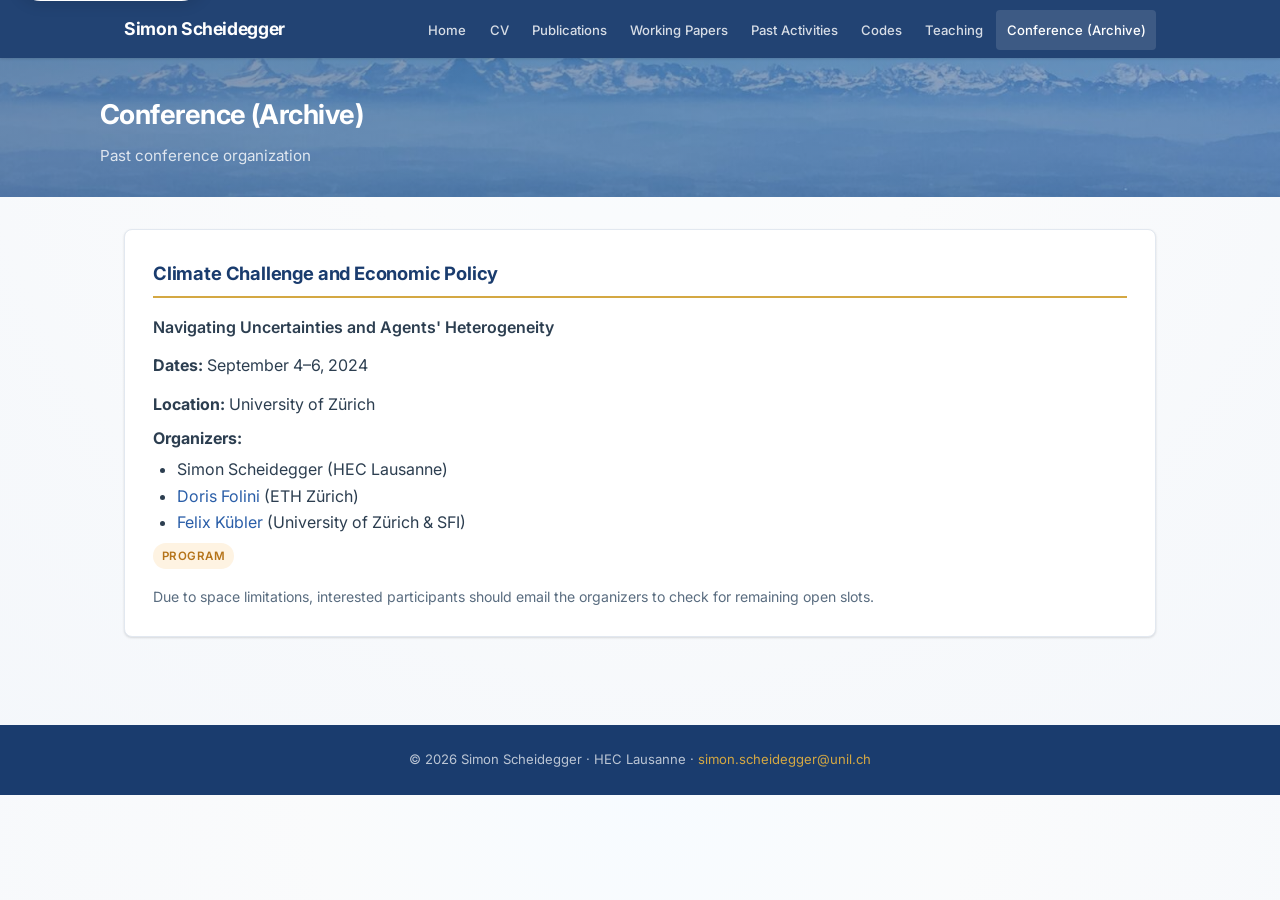
<file: conference.html>
<!DOCTYPE html>
<html lang="en">
<head>
  <meta charset="UTF-8">
  <meta name="viewport" content="width=device-width, initial-scale=1.0">
  <title>Conference Archive | Simon Scheidegger</title>
  <meta name="description" content="Archive of conference organization and programs by Simon Scheidegger.">
  <link rel="canonical" href="https://sischei.github.io/conference.html">
  <meta property="og:site_name" content="Simon Scheidegger">
  <meta property="og:title" content="Conference Archive | Simon Scheidegger">
  <meta property="og:description" content="Archive of conference organization and programs.">
  <meta property="og:type" content="website">
  <meta property="og:url" content="https://sischei.github.io/conference.html">
  <meta property="og:image" content="https://sischei.github.io/assets/portrait-share.jpg">
  <meta property="og:image:alt" content="Portrait of Simon Scheidegger">
  <meta name="twitter:card" content="summary">
  <meta name="twitter:title" content="Conference Archive | Simon Scheidegger">
  <meta name="twitter:description" content="Archive of conference organization and programs.">
  <meta name="twitter:image" content="https://sischei.github.io/assets/portrait-share.jpg">
  <link rel="icon" href="assets/favicon.png" type="image/png">
  <link rel="preconnect" href="https://fonts.googleapis.com">
  <link rel="preconnect" href="https://fonts.gstatic.com" crossorigin>
  <link href="https://fonts.googleapis.com/css2?family=Inter:wght@400;500;600;700&display=swap" rel="stylesheet">
  <link rel="stylesheet" href="style.css">
  <script src="script.js" defer></script>
</head>
<body>
<a class="skip-link" href="#main-content">Skip to main content</a>

<nav class="navbar">
  <div class="navbar-inner">
    <a href="index.html" class="nav-brand">Simon Scheidegger</a>
    <button class="nav-toggle" type="button" aria-label="Toggle navigation" aria-controls="site-navigation" aria-expanded="false">&#9776;</button>
    <ul class="nav-links" id="site-navigation">
      <li><a href="index.html">Home</a></li>
      <li><a href="cv.html">CV</a></li>
      <li><a href="publications.html">Publications</a></li>
      <li><a href="working-papers.html">Working Papers</a></li>
      <li><a href="activities.html">Past Activities</a></li>
      <li><a href="codes.html">Codes</a></li>
      <li><a href="teaching.html">Teaching</a></li>
      <li><a href="conference.html" class="active">Conference (Archive)</a></li>
    </ul>
  </div>
</nav>

<header class="page-header">
  <div class="page-header-inner">
    <h1>Conference (Archive)</h1>
    <p>Past conference organization</p>
  </div>
</header>

<main class="main" id="main-content">

  <div class="card">
    <h2>Climate Challenge and Economic Policy</h2>
    <h3>Navigating Uncertainties and Agents' Heterogeneity</h3>
    <p style="margin-top:.75rem;"><strong>Dates:</strong> September 4&ndash;6, 2024</p>
    <p><strong>Location:</strong> University of Z&uuml;rich</p>
    <p style="margin-top:.5rem;"><strong>Organizers:</strong></p>
    <ul style="margin-left:1.5rem; margin-top:.3rem;">
      <li>Simon Scheidegger (HEC Lausanne)</li>
      <li><a href="https://iac.ethz.ch/people-iac/person-detail.NDY3MDg=.TGlzdC82MzcsLTE5NDE2NTk2NTg=.html" target="_blank" rel="noopener noreferrer">Doris Folini</a> (ETH Z&uuml;rich)</li>
      <li><a href="https://sites.google.com/site/fkubler/" target="_blank" rel="noopener noreferrer">Felix K&uuml;bler</a> (University of Z&uuml;rich &amp; SFI)</li>
    </ul>
    <div class="pub-links">
      <a class="badge badge-pdf" href="https://drive.google.com/file/d/1HoFZnTO08Ro-PZKJhG40UB9nEZK0jZ_D/view?usp=sharing" target="_blank" rel="noopener noreferrer">Program</a>
    </div>
    <p style="margin-top:1rem; font-size:.88rem; color:var(--text-light);">Due to space limitations, interested participants should email the organizers to check for remaining open slots.</p>
  </div>

</main>

<footer class="footer">
  &copy; 2026 Simon Scheidegger &middot; HEC Lausanne &middot; <a href="mailto:simon.scheidegger@unil.ch">simon.scheidegger@unil.ch</a>
</footer>

<!-- Statcounter -->
<script type="text/javascript">
var sc_project=13214206;
var sc_invisible=1;
var sc_security="5e0424dd";
</script>
<script type="text/javascript" src="https://www.statcounter.com/counter/counter.js" async></script>
<noscript><div class="statcounter"><a title="Web Analytics" href="https://statcounter.com/" target="_blank"><img class="statcounter" src="https://c.statcounter.com/13214206/0/5e0424dd/1/" alt="Web Analytics" referrerPolicy="no-referrer-when-downgrade"></a></div></noscript>
</body>
</html>
</file>
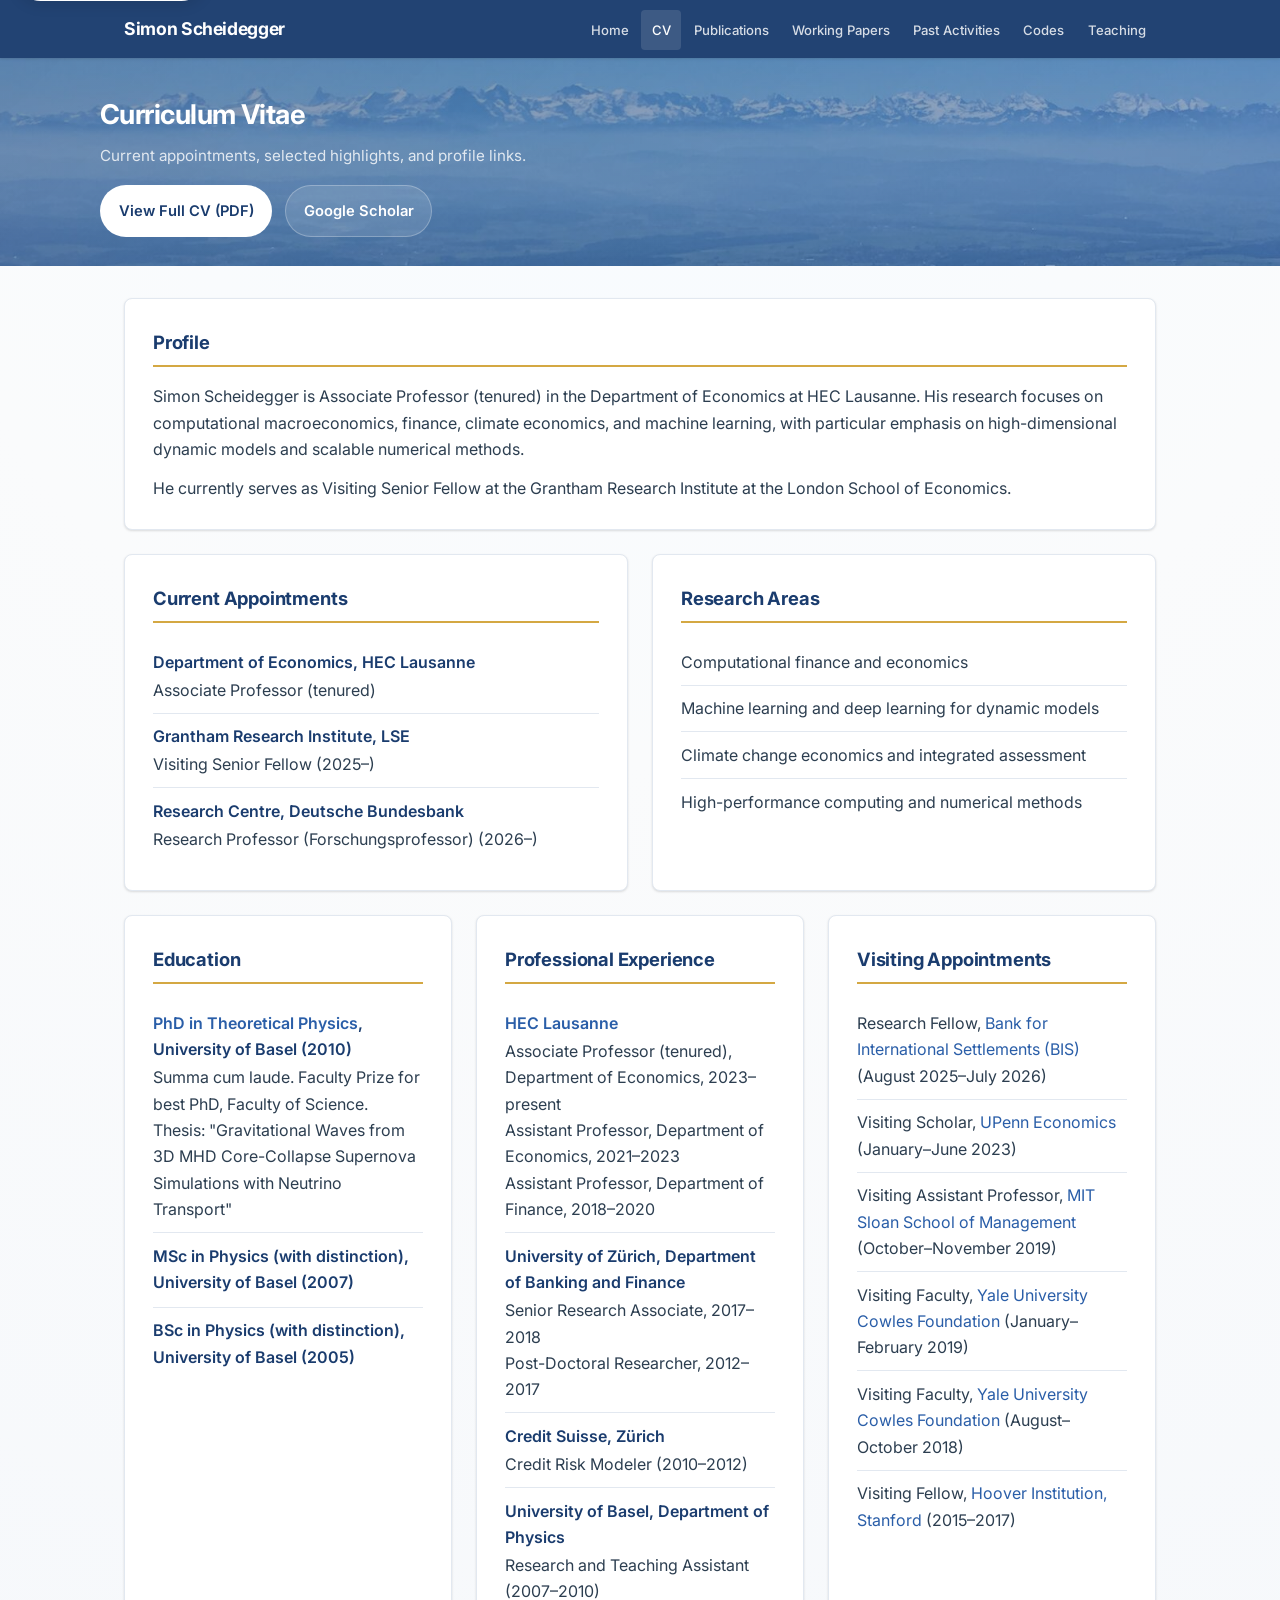
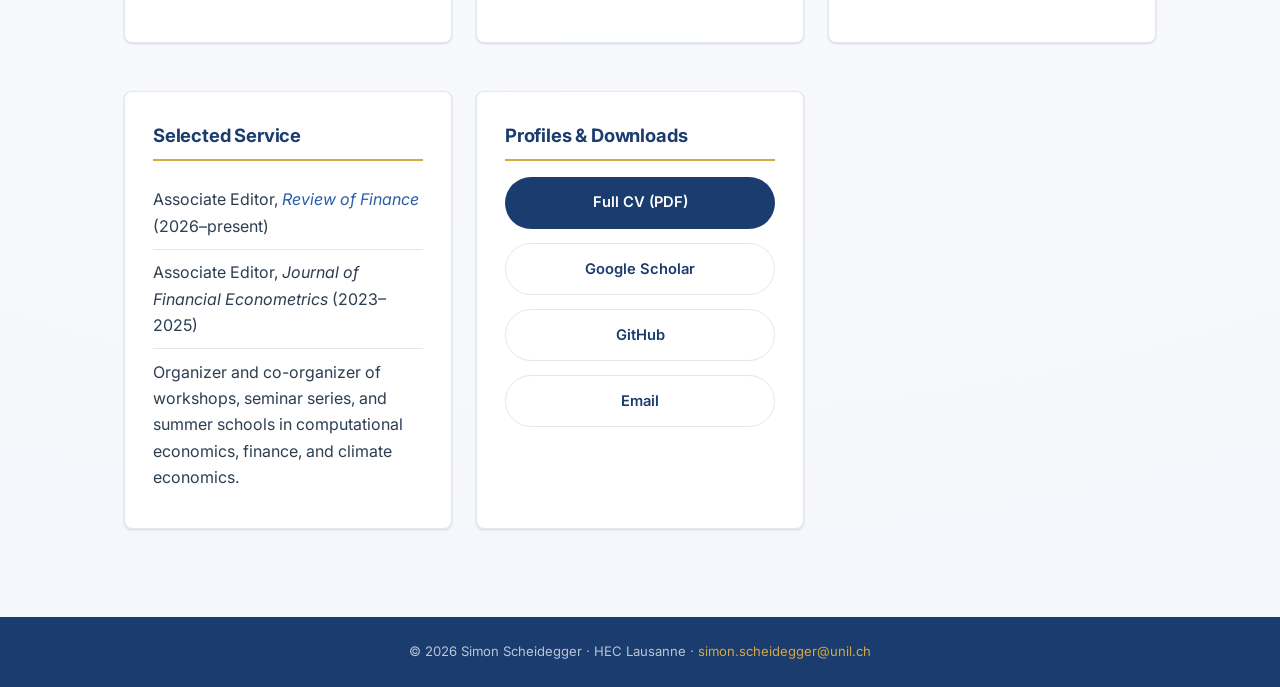
<file: cv.html>
<!DOCTYPE html>
<html lang="en">
<head>
  <meta charset="UTF-8">
  <meta name="viewport" content="width=device-width, initial-scale=1.0">
  <title>CV | Simon Scheidegger</title>
  <meta name="description" content="Current appointments, selected highlights, and CV download for Simon Scheidegger.">
  <link rel="canonical" href="https://sischei.github.io/cv.html">
  <meta property="og:site_name" content="Simon Scheidegger">
  <meta property="og:title" content="CV | Simon Scheidegger">
  <meta property="og:description" content="Current appointments, selected highlights, and CV download for Simon Scheidegger.">
  <meta property="og:type" content="website">
  <meta property="og:url" content="https://sischei.github.io/cv.html">
  <meta property="og:image" content="https://sischei.github.io/assets/portrait-share.jpg">
  <meta property="og:image:alt" content="Portrait of Simon Scheidegger">
  <meta name="twitter:card" content="summary">
  <meta name="twitter:title" content="CV | Simon Scheidegger">
  <meta name="twitter:description" content="Current appointments, selected highlights, and CV download for Simon Scheidegger.">
  <meta name="twitter:image" content="https://sischei.github.io/assets/portrait-share.jpg">
  <link rel="icon" href="assets/favicon.png" type="image/png">
  <link rel="preconnect" href="https://fonts.googleapis.com">
  <link rel="preconnect" href="https://fonts.gstatic.com" crossorigin>
  <link href="https://fonts.googleapis.com/css2?family=Inter:wght@400;500;600;700&display=swap" rel="stylesheet">
  <link rel="stylesheet" href="style.css">
  <script src="script.js" defer></script>
</head>
<body>
<a class="skip-link" href="#main-content">Skip to main content</a>

<nav class="navbar">
  <div class="navbar-inner">
    <a href="index.html" class="nav-brand">Simon Scheidegger</a>
    <button class="nav-toggle" type="button" aria-label="Toggle navigation" aria-controls="site-navigation" aria-expanded="false">&#9776;</button>
    <ul class="nav-links" id="site-navigation">
      <li><a href="index.html">Home</a></li>
      <li><a href="cv.html" class="active">CV</a></li>
      <li><a href="publications.html">Publications</a></li>
      <li><a href="working-papers.html">Working Papers</a></li>
      <li><a href="activities.html">Past Activities</a></li>
      <li><a href="codes.html">Codes</a></li>
      <li><a href="teaching.html">Teaching</a></li>
    </ul>
  </div>
</nav>

<header class="page-header">
  <div class="page-header-inner">
    <h1>Curriculum Vitae</h1>
    <p>Current appointments, selected highlights, and profile links.</p>
    <div class="page-actions">
      <a class="button button-primary" href="https://drive.google.com/file/d/1pjlJcwAVzN_5Bax7nJYkD52t8t5Wjopo/view?usp=sharing" target="_blank" rel="noopener noreferrer">View Full CV (PDF)</a>
      <a class="button button-secondary" href="https://scholar.google.ch/citations?user=PdVLxZwAAAAJ&hl=en" target="_blank" rel="noopener noreferrer">Google Scholar</a>
    </div>
  </div>
</header>

<main class="main" id="main-content">
  <section class="card">
    <h2>Profile</h2>
    <p>Simon Scheidegger is Associate Professor (tenured) in the Department of Economics at HEC Lausanne. His research focuses on computational macroeconomics, finance, climate economics, and machine learning, with particular emphasis on high-dimensional dynamic models and scalable numerical methods.</p>
    <p>He currently serves as Visiting Senior Fellow at the Grantham Research Institute at the London School of Economics.</p>
  </section>

  <div class="info-grid">
    <section class="card">
      <h2>Current Appointments</h2>
      <ul class="clean-list">
        <li>
          <span class="detail-label">Department of Economics, HEC Lausanne</span>
          Associate Professor (tenured)
        </li>
        <li>
          <span class="detail-label">Grantham Research Institute, LSE</span>
          Visiting Senior Fellow (2025&ndash;)
        </li>
        <li>
          <span class="detail-label">Research Centre, Deutsche Bundesbank</span>
          Research Professor (Forschungsprofessor) (2026&ndash;)
        </li>
      </ul>
    </section>

    <section class="card">
      <h2>Research Areas</h2>
      <ul class="clean-list">
        <li>Computational finance and economics</li>
        <li>Machine learning and deep learning for dynamic models</li>
        <li>Climate change economics and integrated assessment</li>
        <li>High-performance computing and numerical methods</li>
      </ul>
    </section>
  </div>

  <div class="info-grid">
    <section class="card">
      <h2>Education</h2>
      <ul class="clean-list">
        <li>
          <span class="detail-label"><a href="http://edoc.unibas.ch/1286/1/diss_scheidegger.pdf" target="_blank" rel="noopener noreferrer">PhD in Theoretical Physics</a>, University of Basel (2010)</span>
          Summa cum laude. Faculty Prize for best PhD, Faculty of Science.<br>
          Thesis: "Gravitational Waves from 3D MHD Core-Collapse Supernova Simulations with Neutrino Transport"
        </li>
        <li>
          <span class="detail-label">MSc in Physics (with distinction), University of Basel (2007)</span>
        </li>
        <li>
          <span class="detail-label">BSc in Physics (with distinction), University of Basel (2005)</span>
        </li>
      </ul>
    </section>

    <section class="card">
      <h2>Professional Experience</h2>
      <ul class="clean-list">
        <li>
          <span class="detail-label"><a href="https://www.unil.ch/de/home.html" target="_blank" rel="noopener noreferrer">HEC Lausanne</a></span>
          Associate Professor (tenured), Department of Economics, 2023&ndash;present<br>
          Assistant Professor, Department of Economics, 2021&ndash;2023<br>
          Assistant Professor, Department of Finance, 2018&ndash;2020
        </li>
        <li>
          <span class="detail-label">University of Z&uuml;rich, Department of Banking and Finance</span>
          Senior Research Associate, 2017&ndash;2018<br>
          Post-Doctoral Researcher, 2012&ndash;2017
        </li>
        <li>
          <span class="detail-label">Credit Suisse, Z&uuml;rich</span>
          Credit Risk Modeler (2010&ndash;2012)
        </li>
        <li>
          <span class="detail-label">University of Basel, Department of Physics</span>
          Research and Teaching Assistant (2007&ndash;2010)
        </li>
      </ul>
    </section>

    <section class="card">
      <h2>Visiting Appointments</h2>
      <ul class="clean-list">
        <li>Research Fellow, <a href="https://www.bis.org/" target="_blank" rel="noopener noreferrer">Bank for International Settlements (BIS)</a> (August 2025&ndash;July 2026)</li>
        <li>Visiting Scholar, <a href="https://economics.sas.upenn.edu/people/simon-scheidegger" target="_blank" rel="noopener noreferrer">UPenn Economics</a> (January&ndash;June 2023)</li>
        <li>Visiting Assistant Professor, <a href="https://mitsloan.mit.edu/" target="_blank" rel="noopener noreferrer">MIT Sloan School of Management</a> (October&ndash;November 2019)</li>
        <li>Visiting Faculty, <a href="https://cowles.yale.edu/" target="_blank" rel="noopener noreferrer">Yale University Cowles Foundation</a> (January&ndash;February 2019)</li>
        <li>Visiting Faculty, <a href="https://cowles.yale.edu/" target="_blank" rel="noopener noreferrer">Yale University Cowles Foundation</a> (August&ndash;October 2018)</li>
        <li>Visiting Fellow, <a href="https://www.hoover.org/profiles/simon-scheidegger" target="_blank" rel="noopener noreferrer">Hoover Institution, Stanford</a> (2015&ndash;2017)</li>
      </ul>
    </section>

    <section class="card">
      <h2>Selected Service</h2>
      <ul class="clean-list">
        <li>Associate Editor, <a href="https://academic.oup.com/rof" target="_blank" rel="noopener noreferrer"><em>Review of Finance</em></a> (2026&ndash;present)</li>
        <li>Associate Editor, <em>Journal of Financial Econometrics</em> (2023&ndash;2025)</li>
        <li>Organizer and co-organizer of workshops, seminar series, and summer schools in computational economics, finance, and climate economics.</li>
      </ul>
    </section>

    <section class="card">
      <h2>Profiles &amp; Downloads</h2>
      <div class="stack-sm">
        <a class="button button-dark" href="https://drive.google.com/file/d/1pjlJcwAVzN_5Bax7nJYkD52t8t5Wjopo/view?usp=sharing" target="_blank" rel="noopener noreferrer">Full CV (PDF)</a>
        <a class="button button-outline" href="https://scholar.google.ch/citations?user=PdVLxZwAAAAJ&hl=en" target="_blank" rel="noopener noreferrer">Google Scholar</a>
        <a class="button button-outline" href="https://github.com/sischei" target="_blank" rel="noopener noreferrer">GitHub</a>
        <a class="button button-outline" href="mailto:simon.scheidegger@unil.ch">Email</a>
      </div>
    </section>
  </div>
</main>

<footer class="footer">
  &copy; 2026 Simon Scheidegger &middot; HEC Lausanne &middot; <a href="mailto:simon.scheidegger@unil.ch">simon.scheidegger@unil.ch</a>
</footer>

<!-- Statcounter -->
<script type="text/javascript">
var sc_project=13214206;
var sc_invisible=1;
var sc_security="5e0424dd";
</script>
<script type="text/javascript" src="https://www.statcounter.com/counter/counter.js" async></script>
<noscript><div class="statcounter"><a title="Web Analytics" href="https://statcounter.com/" target="_blank"><img class="statcounter" src="https://c.statcounter.com/13214206/0/5e0424dd/1/" alt="Web Analytics" referrerPolicy="no-referrer-when-downgrade"></a></div></noscript>
</body>
</html>
</file>
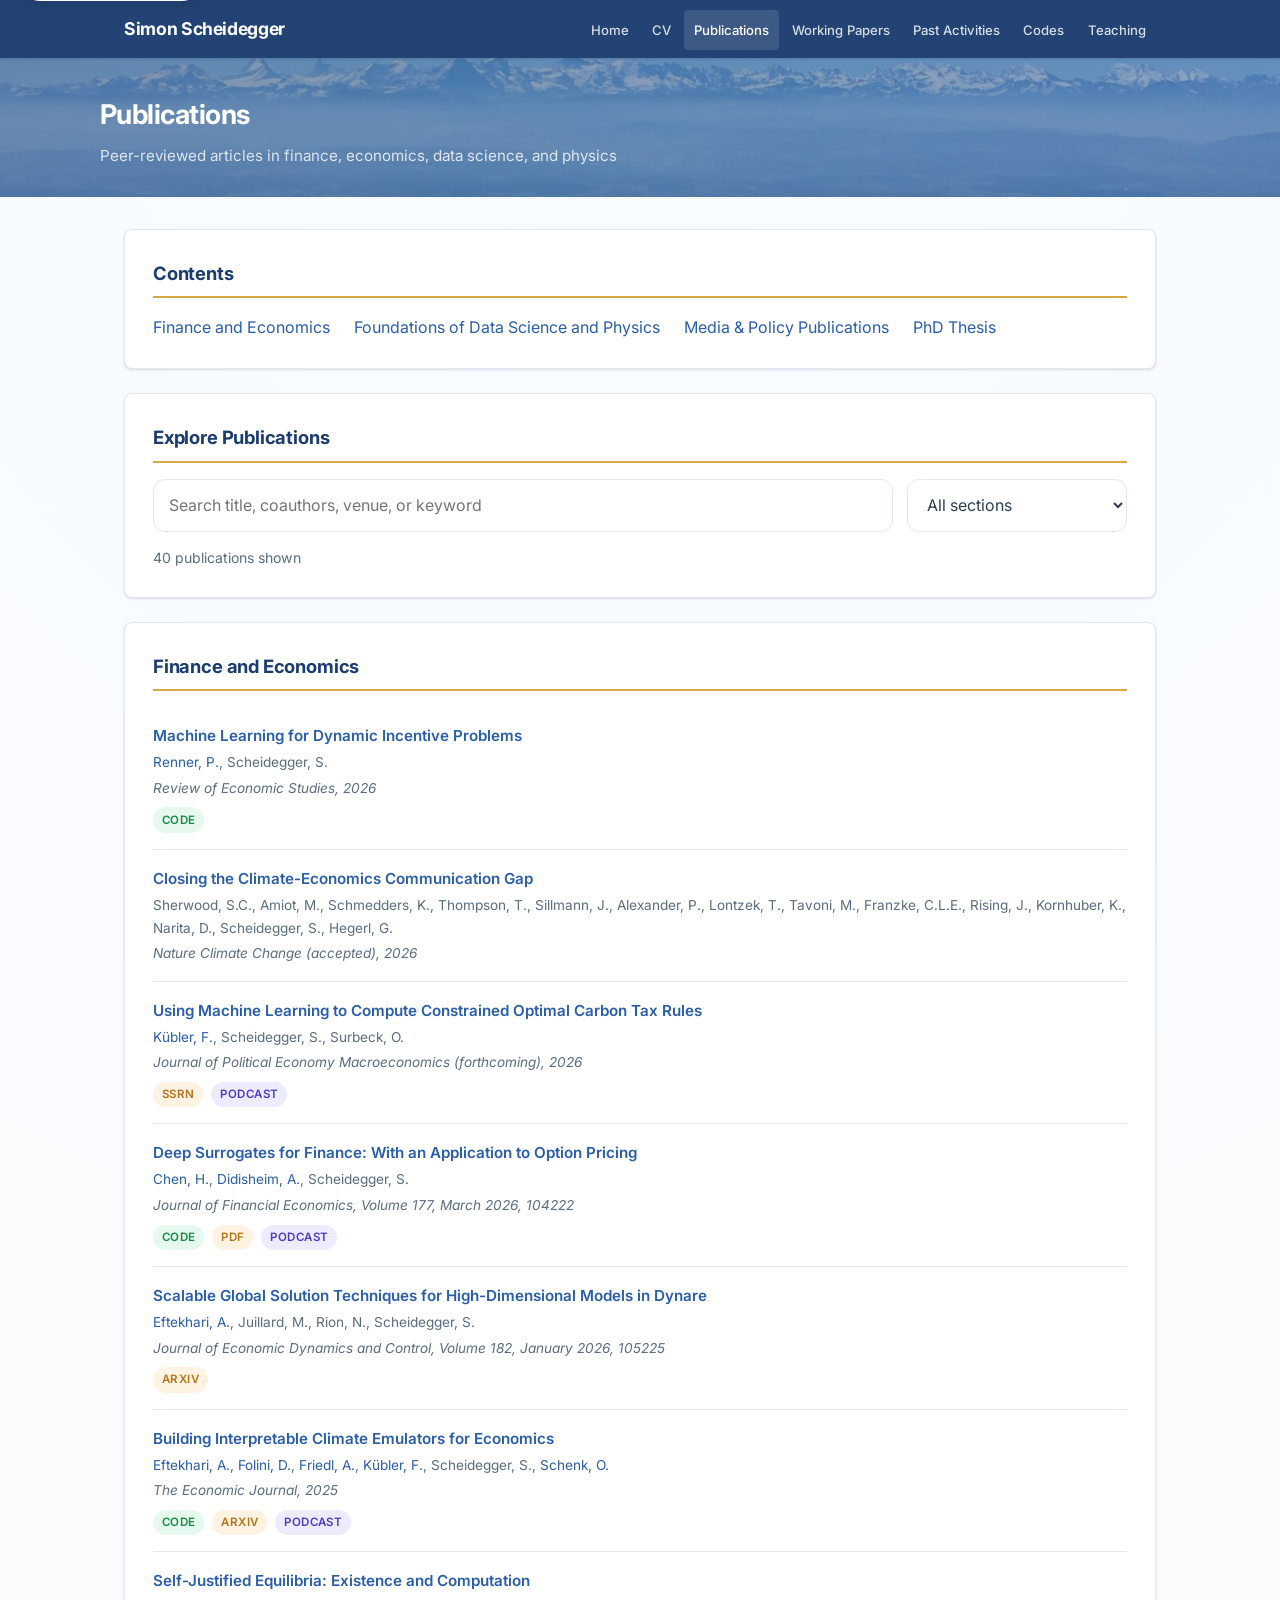
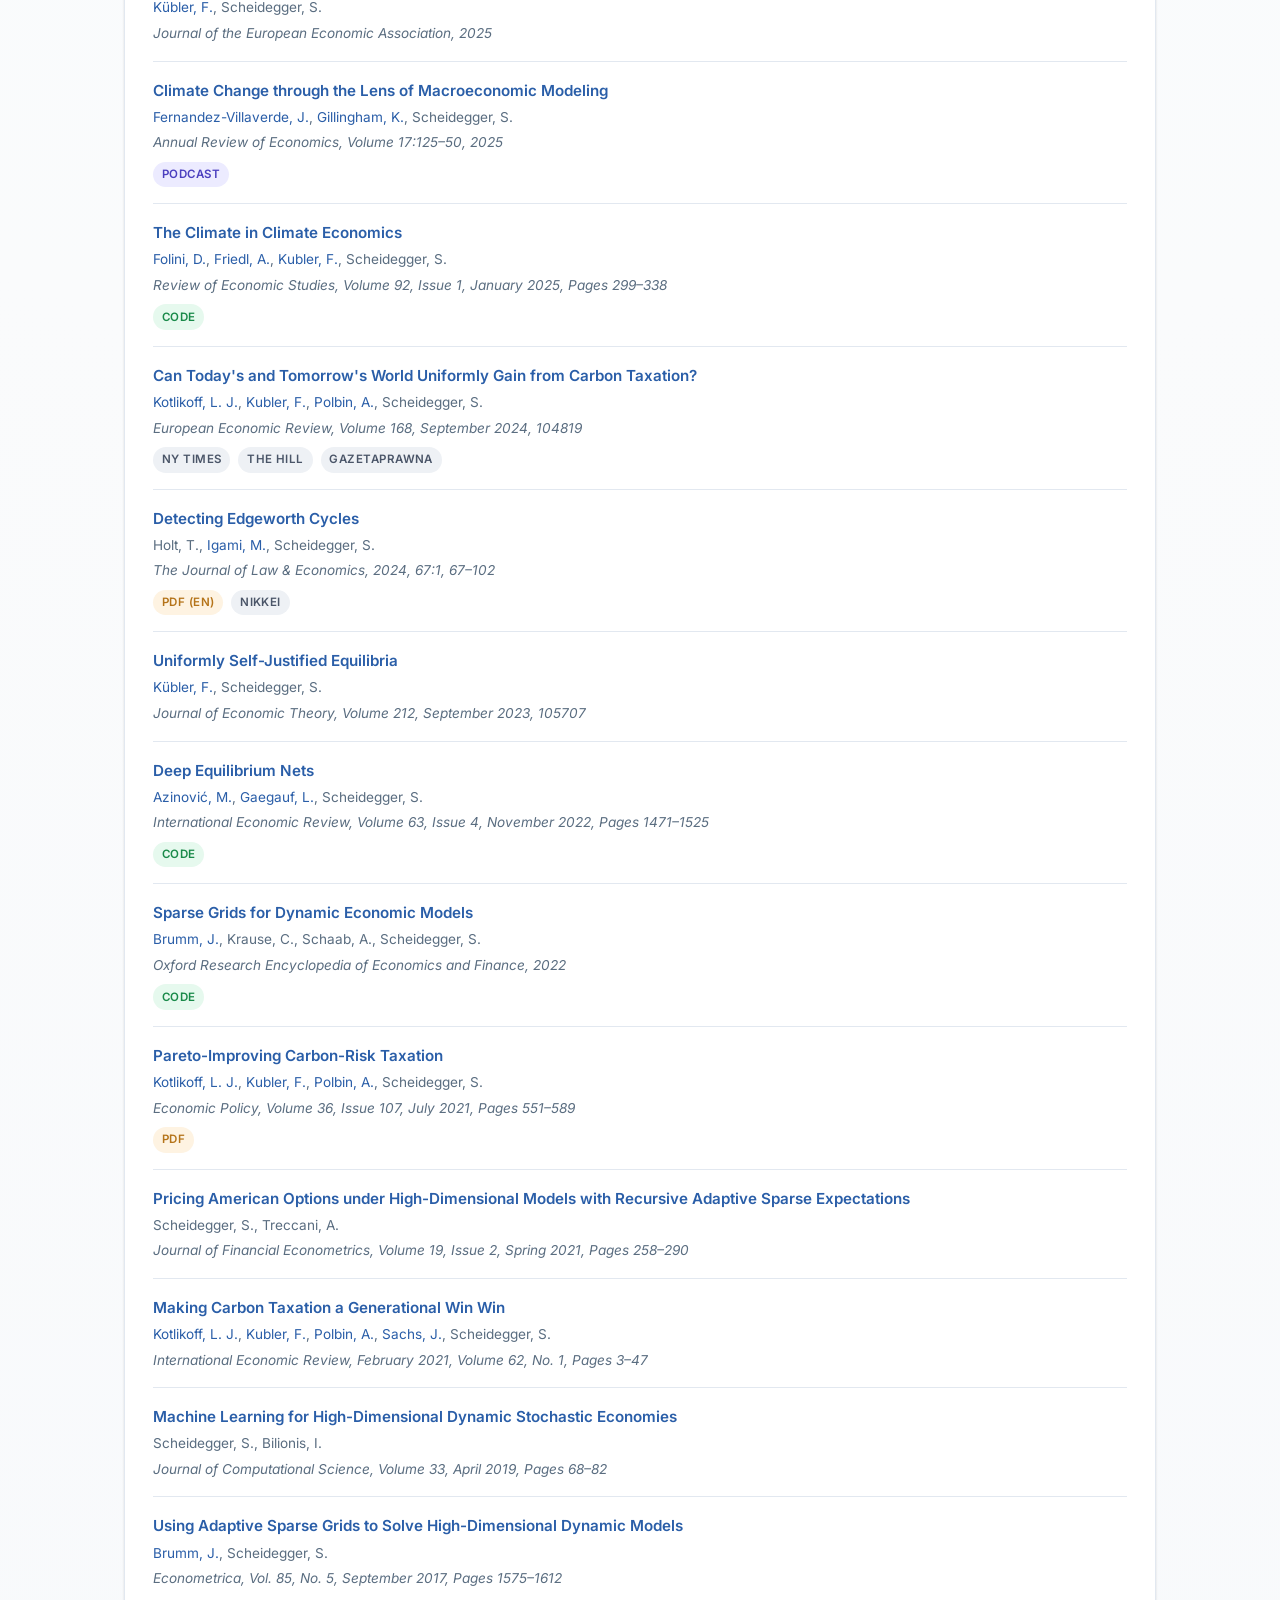
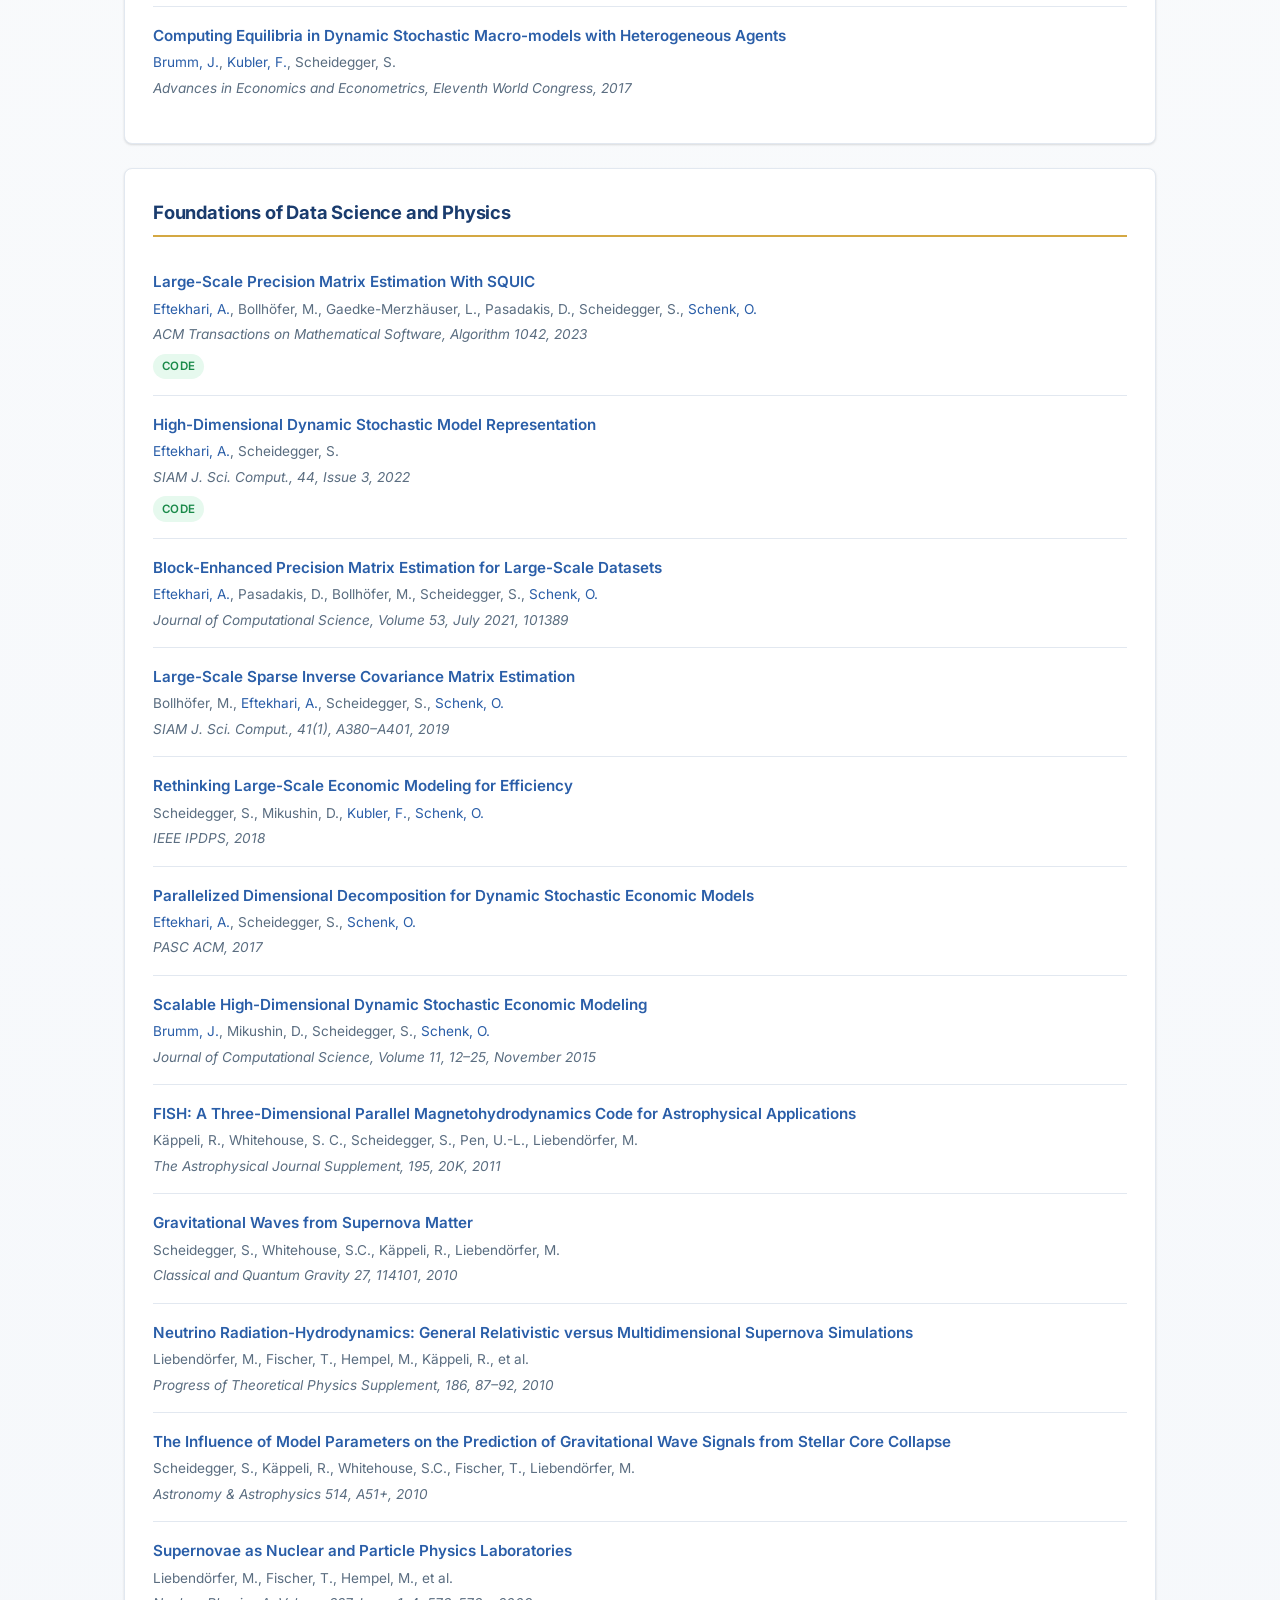
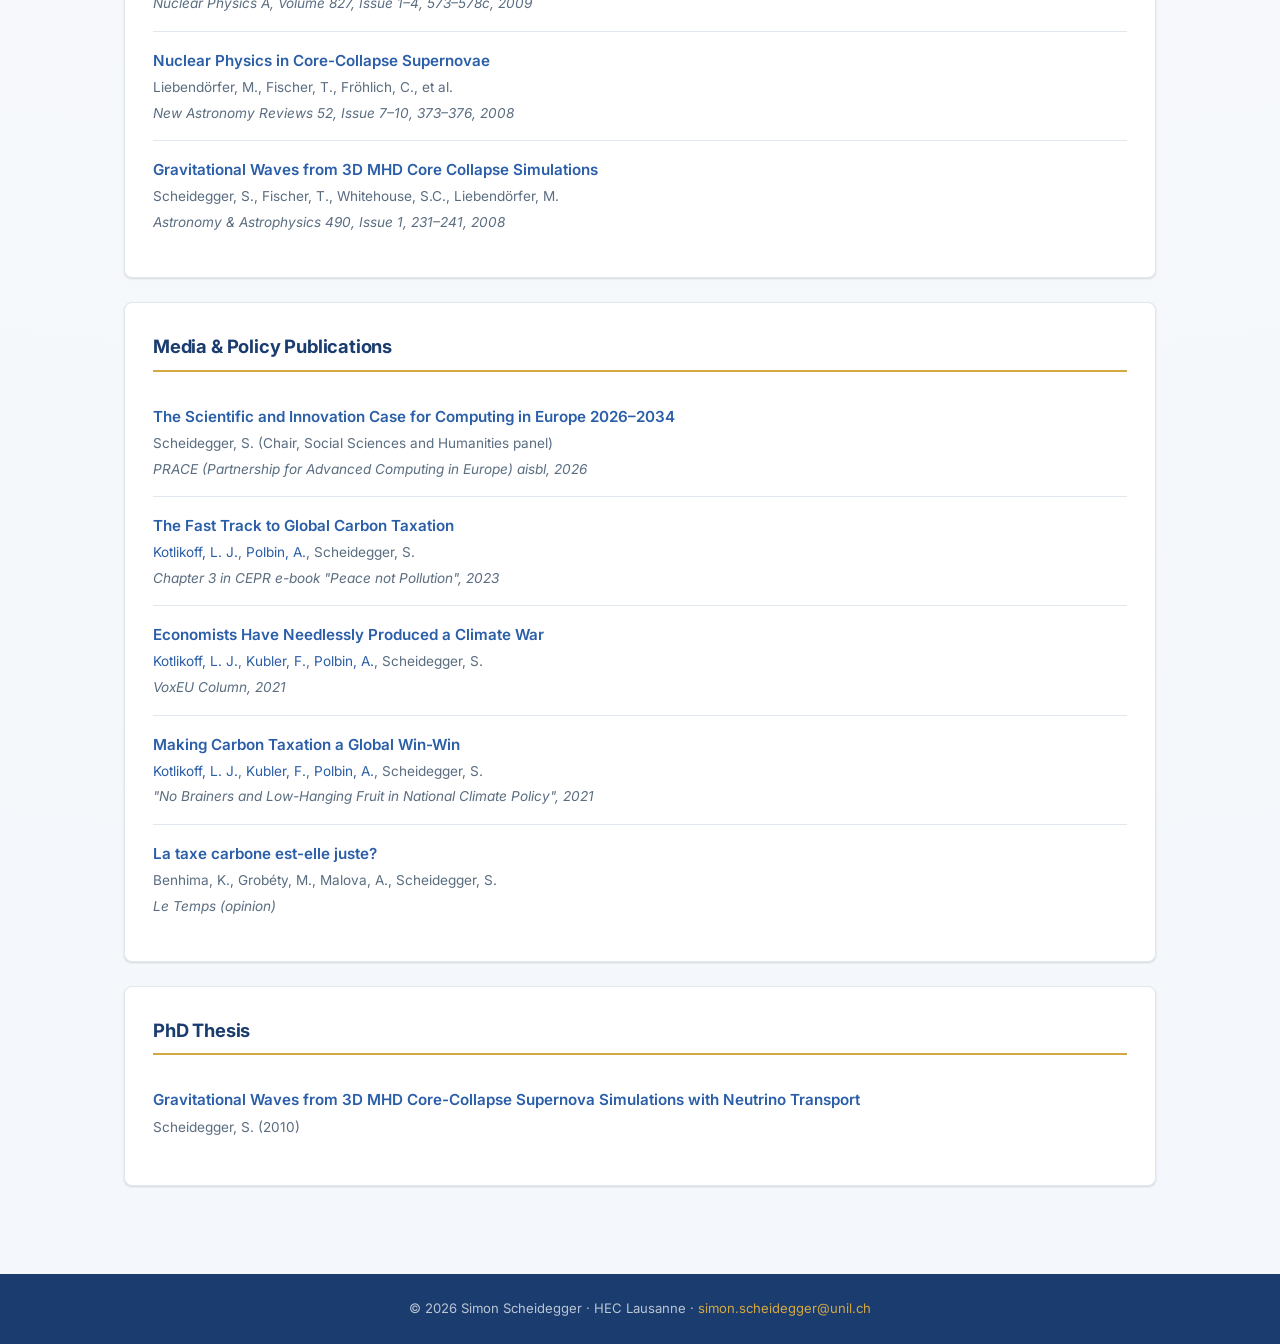
<file: publications.html>
<!DOCTYPE html>
<html lang="en">
<head>
  <meta charset="UTF-8">
  <meta name="viewport" content="width=device-width, initial-scale=1.0">
  <title>Publications | Simon Scheidegger</title>
  <meta name="description" content="Peer-reviewed publications by Simon Scheidegger in economics, finance, data science, and physics.">
  <link rel="canonical" href="https://sischei.github.io/publications.html">
  <meta property="og:site_name" content="Simon Scheidegger">
  <meta property="og:title" content="Publications | Simon Scheidegger">
  <meta property="og:description" content="Peer-reviewed publications in economics, finance, data science, and physics.">
  <meta property="og:type" content="website">
  <meta property="og:url" content="https://sischei.github.io/publications.html">
  <meta property="og:image" content="https://sischei.github.io/assets/portrait-share.jpg">
  <meta property="og:image:alt" content="Portrait of Simon Scheidegger">
  <meta name="twitter:card" content="summary">
  <meta name="twitter:title" content="Publications | Simon Scheidegger">
  <meta name="twitter:description" content="Peer-reviewed publications in economics, finance, data science, and physics.">
  <meta name="twitter:image" content="https://sischei.github.io/assets/portrait-share.jpg">
  <link rel="icon" href="assets/favicon.png" type="image/png">
  <link rel="preconnect" href="https://fonts.googleapis.com">
  <link rel="preconnect" href="https://fonts.gstatic.com" crossorigin>
  <link href="https://fonts.googleapis.com/css2?family=Inter:wght@400;500;600;700&display=swap" rel="stylesheet">
  <link rel="stylesheet" href="style.css">
  <script src="script.js" defer></script>
</head>
<body>
<a class="skip-link" href="#main-content">Skip to main content</a>

<nav class="navbar">
  <div class="navbar-inner">
    <a href="index.html" class="nav-brand">Simon Scheidegger</a>
    <button class="nav-toggle" type="button" aria-label="Toggle navigation" aria-controls="site-navigation" aria-expanded="false">&#9776;</button>
    <ul class="nav-links" id="site-navigation">
      <li><a href="index.html">Home</a></li>
      <li><a href="cv.html">CV</a></li>
      <li><a href="publications.html" class="active">Publications</a></li>
      <li><a href="working-papers.html">Working Papers</a></li>
      <li><a href="activities.html">Past Activities</a></li>
      <li><a href="codes.html">Codes</a></li>
      <li><a href="teaching.html">Teaching</a></li>
    </ul>
  </div>
</nav>

<header class="page-header">
  <div class="page-header-inner">
    <h1>Publications</h1>
    <p>Peer-reviewed articles in finance, economics, data science, and physics</p>
  </div>
</header>

<main class="main" id="main-content">

  <div class="card">
    <h2>Contents</h2>
    <ul style="list-style:none; padding:0; display:flex; flex-wrap:wrap; gap:.5rem 1.5rem;">
      <li><a href="#finance-economics">Finance and Economics</a></li>
      <li><a href="#data-science-physics">Foundations of Data Science and Physics</a></li>
      <li><a href="#media-policy">Media &amp; Policy Publications</a></li>
      <li><a href="#thesis">PhD Thesis</a></li>
    </ul>
  </div>

  <div class="card">
    <h2>Explore Publications</h2>
    <div class="pub-toolbar">
      <input class="search-input" type="search" data-pub-search placeholder="Search title, coauthors, venue, or keyword">
      <select class="search-select" data-pub-section-filter aria-label="Filter publication section">
        <option value="all">All sections</option>
        <option value="finance-economics">Finance and Economics</option>
        <option value="data-science-physics">Data Science and Physics</option>
        <option value="media-policy">Media and Policy</option>
        <option value="thesis">PhD Thesis</option>
      </select>
    </div>
    <p class="filter-status" data-pub-results>Publications shown</p>
  </div>

  <!-- ===== Finance & Economics ===== -->
  <div class="card" id="finance-economics" data-pub-section="finance-economics">
    <h2>Finance and Economics</h2>
    <ul class="pub-list">

      <li class="pub-item">
        <div class="pub-title"><a href="https://academic.oup.com/restud/advance-article/doi/10.1093/restud/rdag105/8795945" target="_blank" rel="noopener noreferrer">Machine Learning for Dynamic Incentive Problems</a></div>
        <div class="pub-authors"><a href="https://sites.google.com/site/phrenner/" target="_blank" rel="noopener noreferrer">Renner, P.</a>, Scheidegger, S.</div>
        <div class="pub-venue">Review of Economic Studies, 2026</div>
        <div class="pub-links">
          <a class="badge badge-code" href="https://github.com/GaussianProcessesForDynamicEcon/DynamicIncentiveProblems" target="_blank" rel="noopener noreferrer">Code</a>
        </div>
      </li>

      <li class="pub-item">
        <div class="pub-title"><a href="https://www.nature.com/articles/s41558-026-02784-w" target="_blank" rel="noopener noreferrer">Closing the Climate-Economics Communication Gap</a></div>
        <div class="pub-authors">Sherwood, S.C., Amiot, M., Schmedders, K., Thompson, T., Sillmann, J., Alexander, P., Lontzek, T., Tavoni, M., Franzke, C.L.E., Rising, J., Kornhuber, K., Narita, D., Scheidegger, S., Hegerl, G.</div>
        <div class="pub-venue">Nature Climate Change (accepted), 2026</div>
      </li>

      <li class="pub-item">
        <div class="pub-title"><a href="https://arxiv.org/abs/2507.01704" target="_blank" rel="noopener noreferrer">Using Machine Learning to Compute Constrained Optimal Carbon Tax Rules</a></div>
        <div class="pub-authors"><a href="https://sites.google.com/site/fkubler/" target="_blank" rel="noopener noreferrer">K&uuml;bler, F.</a>, Scheidegger, S., Surbeck, O.</div>
        <div class="pub-venue">Journal of Political Economy Macroeconomics (forthcoming), 2026</div>
        <div class="pub-links">
          <a class="badge badge-pdf" href="https://papers.ssrn.com/sol3/papers.cfm?abstract_id=5335457" target="_blank" rel="noopener noreferrer">SSRN</a>
          <a class="badge badge-media" href="https://drive.google.com/file/d/1zLRMl8u8Y0x2TFhhdyjv-Js_PEsdGV_n/view?usp=sharing" target="_blank" rel="noopener noreferrer">Podcast</a>
        </div>
      </li>

      <li class="pub-item">
        <div class="pub-title"><a href="https://www.sciencedirect.com/science/article/pii/S0304405X25002302?dgcid=coauthor" target="_blank" rel="noopener noreferrer">Deep Surrogates for Finance: With an Application to Option Pricing</a></div>
        <div class="pub-authors"><a href="https://www.mit.edu/~huichen/" target="_blank" rel="noopener noreferrer">Chen, H.</a>, <a href="https://www.antoinedidisheim.com/" target="_blank" rel="noopener noreferrer">Didisheim, A.</a>, Scheidegger, S.</div>
        <div class="pub-venue">Journal of Financial Economics, Volume 177, March 2026, 104222</div>
        <div class="pub-links">
          <a class="badge badge-code" href="https://github.com/DeepSurrogate/OptionPricing" target="_blank" rel="noopener noreferrer">Code</a>
          <a class="badge badge-pdf" href="https://drive.google.com/file/d/1noTtOTn2owKpzA73ML2J8dH-Pv6wGswN/view?usp=sharing" target="_blank" rel="noopener noreferrer">PDF</a>
          <a class="badge badge-media" href="https://www.dropbox.com/scl/fi/dpnnsk8ng8qbbc57mvlos/Deep-surrogate-notebook.wav" target="_blank" rel="noopener noreferrer">Podcast</a>
        </div>
      </li>

      <li class="pub-item">
        <div class="pub-title"><a href="https://www.sciencedirect.com/science/article/pii/S0165188925001915" target="_blank" rel="noopener noreferrer">Scalable Global Solution Techniques for High-Dimensional Models in Dynare</a></div>
        <div class="pub-authors"><a href="https://search.usi.ch/en/people/6ad94e558715902c2198cead7256b747/eftekhari-aryan" target="_blank" rel="noopener noreferrer">Eftekhari, A.</a>, Juillard, M., Rion, N., Scheidegger, S.</div>
        <div class="pub-venue">Journal of Economic Dynamics and Control, Volume 182, January 2026, 105225</div>
        <div class="pub-links">
          <a class="badge badge-pdf" href="https://arxiv.org/abs/2503.11464" target="_blank" rel="noopener noreferrer">arXiv</a>
        </div>
      </li>

      <li class="pub-item">
        <div class="pub-title"><a href="https://academic.oup.com/ej/advance-article-abstract/doi/10.1093/ej/ueaf131/8373818" target="_blank" rel="noopener noreferrer">Building Interpretable Climate Emulators for Economics</a></div>
        <div class="pub-authors"><a href="https://search.usi.ch/en/people/6ad94e558715902c2198cead7256b747/eftekhari-aryan" target="_blank" rel="noopener noreferrer">Eftekhari, A.</a>, <a href="https://iac.ethz.ch/people-iac/person-detail.html?persid=46708" target="_blank" rel="noopener noreferrer">Folini, D.</a>, <a href="https://sites.google.com/view/aleksandrafriedl" target="_blank" rel="noopener noreferrer">Friedl, A.</a>, <a href="https://sites.google.com/site/fkubler/" target="_blank" rel="noopener noreferrer">K&uuml;bler, F.</a>, Scheidegger, S., <a href="https://www.ics.usi.ch/index.php/people-detail-page/78-olaf-schenk" target="_blank" rel="noopener noreferrer">Schenk, O.</a></div>
        <div class="pub-venue">The Economic Journal, 2025</div>
        <div class="pub-links">
          <a class="badge badge-code" href="https://github.com/ClimateChangeEcon/Building_Interpretable_Climate_Emulators_forEconomics" target="_blank" rel="noopener noreferrer">Code</a>
          <a class="badge badge-pdf" href="https://arxiv.org/abs/2411.10768" target="_blank" rel="noopener noreferrer">arXiv</a>
          <a class="badge badge-media" href="https://drive.google.com/file/d/1jDnSdl0zTk17_ayCxZA1bR7IBN826YsT/view?usp=sharing" target="_blank" rel="noopener noreferrer">Podcast</a>
        </div>
      </li>

      <li class="pub-item">
        <div class="pub-title"><a href="https://academic.oup.com/jeea/advance-article-abstract/doi/10.1093/jeea/jvaf062/8383405" target="_blank" rel="noopener noreferrer">Self-Justified Equilibria: Existence and Computation</a></div>
        <div class="pub-authors"><a href="https://sites.google.com/site/fkubler/" target="_blank" rel="noopener noreferrer">K&uuml;bler, F.</a>, Scheidegger, S.</div>
        <div class="pub-venue">Journal of the European Economic Association, 2025</div>
      </li>

      <li class="pub-item">
        <div class="pub-title"><a href="https://www.annualreviews.org/content/journals/10.1146/annurev-economics-091124-045357" target="_blank" rel="noopener noreferrer">Climate Change through the Lens of Macroeconomic Modeling</a></div>
        <div class="pub-authors"><a href="https://www.sas.upenn.edu/~jesusfv/" target="_blank" rel="noopener noreferrer">Fernandez-Villaverde, J.</a>, <a href="https://resources.environment.yale.edu/gillingham/" target="_blank" rel="noopener noreferrer">Gillingham, K.</a>, Scheidegger, S.</div>
        <div class="pub-venue">Annual Review of Economics, Volume 17:125&ndash;50, 2025</div>
        <div class="pub-links">
          <a class="badge badge-media" href="https://www.dropbox.com/scl/fi/gi0u8co4h4fej25uosw1s/Climate_Change.wav" target="_blank" rel="noopener noreferrer">Podcast</a>
        </div>
      </li>

      <li class="pub-item">
        <div class="pub-title"><a href="https://academic.oup.com/restud/advance-article-abstract/doi/10.1093/restud/rdae011/7593489" target="_blank" rel="noopener noreferrer">The Climate in Climate Economics</a></div>
        <div class="pub-authors"><a href="https://iac.ethz.ch/people-iac/person-detail.html?persid=46708" target="_blank" rel="noopener noreferrer">Folini, D.</a>, <a href="https://sites.google.com/view/aleksandrafriedl" target="_blank" rel="noopener noreferrer">Friedl, A.</a>, <a href="https://sites.google.com/site/fkubler/" target="_blank" rel="noopener noreferrer">Kubler, F.</a>, Scheidegger, S.</div>
        <div class="pub-venue">Review of Economic Studies, Volume 92, Issue 1, January 2025, Pages 299&ndash;338</div>
        <div class="pub-links">
          <a class="badge badge-code" href="https://github.com/ClimateChangeEcon/Climate_in_Climate_Economics" target="_blank" rel="noopener noreferrer">Code</a>
        </div>
      </li>

      <li class="pub-item">
        <div class="pub-title"><a href="https://www.sciencedirect.com/science/article/pii/S001429212400148X" target="_blank" rel="noopener noreferrer">Can Today's and Tomorrow's World Uniformly Gain from Carbon Taxation?</a></div>
        <div class="pub-authors"><a href="https://kotlikoff.net/" target="_blank" rel="noopener noreferrer">Kotlikoff, L. J.</a>, <a href="https://sites.google.com/site/fkubler/" target="_blank" rel="noopener noreferrer">Kubler, F.</a>, <a href="https://www.iep.ru/en/person/polbin-andrey-v.html" target="_blank" rel="noopener noreferrer">Polbin, A.</a>, Scheidegger, S.</div>
        <div class="pub-venue">European Economic Review, Volume 168, September 2024, 104819</div>
        <div class="pub-links">
          <a class="badge badge-press" href="https://www.nytimes.com/2021/11/01/opinion/stopping-climate-change.html" target="_blank" rel="noopener noreferrer">NY Times</a>
          <a class="badge badge-press" href="https://thehill.com/opinion/energy-environment/580529-theres-a-clear-economic-solution-to-climate-change-losers-must" target="_blank" rel="noopener noreferrer">The Hill</a>
          <a class="badge badge-press" href="https://www.gazetaprawna.pl/magazyn-na-weekend/artykuly/8281570,rafal-wos-walka-o-klimat-greta-thunberg.html" target="_blank" rel="noopener noreferrer">Gazetaprawna</a>
        </div>
      </li>

      <li class="pub-item">
        <div class="pub-title"><a href="https://www.journals.uchicago.edu/doi/10.1086/726224" target="_blank" rel="noopener noreferrer">Detecting Edgeworth Cycles</a></div>
        <div class="pub-authors">Holt, T., <a href="https://sites.google.com/view/igami" target="_blank" rel="noopener noreferrer">Igami, M.</a>, Scheidegger, S.</div>
        <div class="pub-venue">The Journal of Law &amp; Economics, 2024, 67:1, 67&ndash;102</div>
        <div class="pub-links">
          <a class="badge badge-pdf" href="https://drive.google.com/file/d/1wQysCb0QAdwMqKsZuKkJdvIDwkU0t4wj/view?usp=sharing" target="_blank" rel="noopener noreferrer">PDF (EN)</a>
          <a class="badge badge-press" href="https://www.nikkei.com/article/DGXZQOUC247790U3A121C2000000/" target="_blank" rel="noopener noreferrer">Nikkei</a>
        </div>
      </li>

      <li class="pub-item">
        <div class="pub-title"><a href="https://www.sciencedirect.com/science/article/pii/S0022053123001035" target="_blank" rel="noopener noreferrer">Uniformly Self-Justified Equilibria</a></div>
        <div class="pub-authors"><a href="https://sites.google.com/site/fkubler/" target="_blank" rel="noopener noreferrer">K&uuml;bler, F.</a>, Scheidegger, S.</div>
        <div class="pub-venue">Journal of Economic Theory, Volume 212, September 2023, 105707</div>
      </li>

      <li class="pub-item">
        <div class="pub-title"><a href="https://onlinelibrary.wiley.com/doi/epdf/10.1111/iere.12575" target="_blank" rel="noopener noreferrer">Deep Equilibrium Nets</a></div>
        <div class="pub-authors"><a href="https://sites.google.com/view/marlonazinovic/home" target="_blank" rel="noopener noreferrer">Azinovi&#263;, M.</a>, <a href="https://lpupp.github.io/" target="_blank" rel="noopener noreferrer">Gaegauf, L.</a>, Scheidegger, S.</div>
        <div class="pub-venue">International Economic Review, Volume 63, Issue 4, November 2022, Pages 1471&ndash;1525</div>
        <div class="pub-links">
          <a class="badge badge-code" href="https://github.com/sischei/DeepEquilibriumNets" target="_blank" rel="noopener noreferrer">Code</a>
        </div>
      </li>

      <li class="pub-item">
        <div class="pub-title"><a href="https://oxfordre.com/economics/view/10.1093/acrefore/9780190625979.001.0001/acrefore-9780190625979-e-820" target="_blank" rel="noopener noreferrer">Sparse Grids for Dynamic Economic Models</a></div>
        <div class="pub-authors"><a href="https://johannesbrumm.com/" target="_blank" rel="noopener noreferrer">Brumm, J.</a>, Krause, C., Schaab, A., Scheidegger, S.</div>
        <div class="pub-venue">Oxford Research Encyclopedia of Economics and Finance, 2022</div>
        <div class="pub-links">
          <a class="badge badge-code" href="https://github.com/SparseGridsForDynamicEcon/SparseGrids_in_econ_handbook" target="_blank" rel="noopener noreferrer">Code</a>
        </div>
      </li>

      <li class="pub-item">
        <div class="pub-title"><a href="https://academic.oup.com/economicpolicy/advance-article-abstract/doi/10.1093/epolic/eiab008/6133259" target="_blank" rel="noopener noreferrer">Pareto-Improving Carbon-Risk Taxation</a></div>
        <div class="pub-authors"><a href="https://kotlikoff.net/" target="_blank" rel="noopener noreferrer">Kotlikoff, L. J.</a>, <a href="https://sites.google.com/site/fkubler/" target="_blank" rel="noopener noreferrer">Kubler, F.</a>, <a href="https://www.iep.ru/en/person/polbin-andrey-v.html" target="_blank" rel="noopener noreferrer">Polbin, A.</a>, Scheidegger, S.</div>
        <div class="pub-venue">Economic Policy, Volume 36, Issue 107, July 2021, Pages 551&ndash;589</div>
        <div class="pub-links">
          <a class="badge badge-pdf" href="https://drive.google.com/file/d/1kqAnPkhDs48FDKixWyff9R7ivJhqcNC9/view?usp=sharing" target="_blank" rel="noopener noreferrer">PDF</a>
        </div>
      </li>

      <li class="pub-item">
        <div class="pub-title"><a href="https://academic.oup.com/jfec/advance-article/doi/10.1093/jjfinec/nby024/5151307" target="_blank" rel="noopener noreferrer">Pricing American Options under High-Dimensional Models with Recursive Adaptive Sparse Expectations</a></div>
        <div class="pub-authors">Scheidegger, S., Treccani, A.</div>
        <div class="pub-venue">Journal of Financial Econometrics, Volume 19, Issue 2, Spring 2021, Pages 258&ndash;290</div>
      </li>

      <li class="pub-item">
        <div class="pub-title"><a href="https://onlinelibrary.wiley.com/doi/abs/10.1111/iere.12483" target="_blank" rel="noopener noreferrer">Making Carbon Taxation a Generational Win Win</a></div>
        <div class="pub-authors"><a href="https://kotlikoff.net/" target="_blank" rel="noopener noreferrer">Kotlikoff, L. J.</a>, <a href="https://sites.google.com/site/fkubler/" target="_blank" rel="noopener noreferrer">Kubler, F.</a>, <a href="https://www.iep.ru/en/person/polbin-andrey-v.html" target="_blank" rel="noopener noreferrer">Polbin, A.</a>, <a href="https://www.jeffsachs.org/" target="_blank" rel="noopener noreferrer">Sachs, J.</a>, Scheidegger, S.</div>
        <div class="pub-venue">International Economic Review, February 2021, Volume 62, No. 1, Pages 3&ndash;47</div>
      </li>

      <li class="pub-item">
        <div class="pub-title"><a href="https://www.sciencedirect.com/science/article/pii/S1877750318306161" target="_blank" rel="noopener noreferrer">Machine Learning for High-Dimensional Dynamic Stochastic Economies</a></div>
        <div class="pub-authors">Scheidegger, S., Bilionis, I.</div>
        <div class="pub-venue">Journal of Computational Science, Volume 33, April 2019, Pages 68&ndash;82</div>
      </li>

      <li class="pub-item">
        <div class="pub-title"><a href="https://onlinelibrary.wiley.com/doi/abs/10.3982/ECTA12216" target="_blank" rel="noopener noreferrer">Using Adaptive Sparse Grids to Solve High-Dimensional Dynamic Models</a></div>
        <div class="pub-authors"><a href="https://johannesbrumm.com/" target="_blank" rel="noopener noreferrer">Brumm, J.</a>, Scheidegger, S.</div>
        <div class="pub-venue">Econometrica, Vol. 85, No. 5, September 2017, Pages 1575&ndash;1612</div>
      </li>

      <li class="pub-item">
        <div class="pub-title"><a href="https://www.cambridge.org/core/books/advances-in-economics-and-econometrics/computing-equilibria-in-dynamic-stochastic-macromodels-with-heterogeneous-agents/041BBD01D747E8B09BECB265D6289149" target="_blank" rel="noopener noreferrer">Computing Equilibria in Dynamic Stochastic Macro-models with Heterogeneous Agents</a></div>
        <div class="pub-authors"><a href="https://johannesbrumm.com/" target="_blank" rel="noopener noreferrer">Brumm, J.</a>, <a href="https://sites.google.com/site/fkubler/" target="_blank" rel="noopener noreferrer">Kubler, F.</a>, Scheidegger, S.</div>
        <div class="pub-venue">Advances in Economics and Econometrics, Eleventh World Congress, 2017</div>
      </li>

    </ul>
  </div>

  <!-- ===== Data Science & Physics ===== -->
  <div class="card" id="data-science-physics" data-pub-section="data-science-physics">
    <h2>Foundations of Data Science and Physics</h2>
    <ul class="pub-list">

      <li class="pub-item">
        <div class="pub-title"><a href="https://dl.acm.org/doi/abs/10.1145/3650108" target="_blank" rel="noopener noreferrer">Large-Scale Precision Matrix Estimation With SQUIC</a></div>
        <div class="pub-authors"><a href="https://search.usi.ch/en/people/6ad94e558715902c2198cead7256b747/eftekhari-aryan" target="_blank" rel="noopener noreferrer">Eftekhari, A.</a>, Bollh&ouml;fer, M., Gaedke-Merzh&auml;user, L., Pasadakis, D., Scheidegger, S., <a href="https://www.ics.usi.ch/index.php/people-detail-page/78-olaf-schenk" target="_blank" rel="noopener noreferrer">Schenk, O.</a></div>
        <div class="pub-venue">ACM Transactions on Mathematical Software, Algorithm 1042, 2023</div>
        <div class="pub-links">
          <a class="badge badge-code" href="https://www.gitlab.ci.inf.usi.ch/SQUIC/libSQUIC" target="_blank" rel="noopener noreferrer">Code</a>
        </div>
      </li>

      <li class="pub-item">
        <div class="pub-title"><a href="https://epubs.siam.org/doi/10.1137/21M1392231" target="_blank" rel="noopener noreferrer">High-Dimensional Dynamic Stochastic Model Representation</a></div>
        <div class="pub-authors"><a href="https://search.usi.ch/en/people/6ad94e558715902c2198cead7256b747/eftekhari-aryan" target="_blank" rel="noopener noreferrer">Eftekhari, A.</a>, Scheidegger, S.</div>
        <div class="pub-venue">SIAM J. Sci. Comput., 44, Issue 3, 2022</div>
        <div class="pub-links">
          <a class="badge badge-code" href="https://github.com/SparseGridsForDynamicEcon/HDMR" target="_blank" rel="noopener noreferrer">Code</a>
        </div>
      </li>

      <li class="pub-item">
        <div class="pub-title"><a href="https://www.sciencedirect.com/science/article/pii/S1877750321000776" target="_blank" rel="noopener noreferrer">Block-Enhanced Precision Matrix Estimation for Large-Scale Datasets</a></div>
        <div class="pub-authors"><a href="https://search.usi.ch/en/people/6ad94e558715902c2198cead7256b747/eftekhari-aryan" target="_blank" rel="noopener noreferrer">Eftekhari, A.</a>, Pasadakis, D., Bollh&ouml;fer, M., Scheidegger, S., <a href="https://www.ics.usi.ch/index.php/people-detail-page/78-olaf-schenk" target="_blank" rel="noopener noreferrer">Schenk, O.</a></div>
        <div class="pub-venue">Journal of Computational Science, Volume 53, July 2021, 101389</div>
      </li>

      <li class="pub-item">
        <div class="pub-title"><a href="https://locus.siam.org/doi/abs/10.1137/17M1147615" target="_blank" rel="noopener noreferrer">Large-Scale Sparse Inverse Covariance Matrix Estimation</a></div>
        <div class="pub-authors">Bollh&ouml;fer, M., <a href="https://search.usi.ch/en/people/6ad94e558715902c2198cead7256b747/eftekhari-aryan" target="_blank" rel="noopener noreferrer">Eftekhari, A.</a>, Scheidegger, S., <a href="https://www.ics.usi.ch/index.php/people-detail-page/78-olaf-schenk" target="_blank" rel="noopener noreferrer">Schenk, O.</a></div>
        <div class="pub-venue">SIAM J. Sci. Comput., 41(1), A380&ndash;A401, 2019</div>
      </li>

      <li class="pub-item">
        <div class="pub-title"><a href="https://ieeexplore.ieee.org/abstract/document/8425214" target="_blank" rel="noopener noreferrer">Rethinking Large-Scale Economic Modeling for Efficiency</a></div>
        <div class="pub-authors">Scheidegger, S., Mikushin, D., <a href="https://sites.google.com/site/fkubler/" target="_blank" rel="noopener noreferrer">Kubler, F.</a>, <a href="https://www.ics.usi.ch/index.php/people-detail-page/78-olaf-schenk" target="_blank" rel="noopener noreferrer">Schenk, O.</a></div>
        <div class="pub-venue">IEEE IPDPS, 2018</div>
      </li>

      <li class="pub-item">
        <div class="pub-title"><a href="http://dl.acm.org/citation.cfm?doid=3093172.3093234" target="_blank" rel="noopener noreferrer">Parallelized Dimensional Decomposition for Dynamic Stochastic Economic Models</a></div>
        <div class="pub-authors"><a href="https://search.usi.ch/en/people/6ad94e558715902c2198cead7256b747/eftekhari-aryan" target="_blank" rel="noopener noreferrer">Eftekhari, A.</a>, Scheidegger, S., <a href="https://www.ics.usi.ch/index.php/people-detail-page/78-olaf-schenk" target="_blank" rel="noopener noreferrer">Schenk, O.</a></div>
        <div class="pub-venue">PASC ACM, 2017</div>
      </li>

      <li class="pub-item">
        <div class="pub-title"><a href="http://www.sciencedirect.com/science/article/pii/S1877750315300053" target="_blank" rel="noopener noreferrer">Scalable High-Dimensional Dynamic Stochastic Economic Modeling</a></div>
        <div class="pub-authors"><a href="https://johannesbrumm.com/" target="_blank" rel="noopener noreferrer">Brumm, J.</a>, Mikushin, D., Scheidegger, S., <a href="https://www.ics.usi.ch/index.php/people-detail-page/78-olaf-schenk" target="_blank" rel="noopener noreferrer">Schenk, O.</a></div>
        <div class="pub-venue">Journal of Computational Science, Volume 11, 12&ndash;25, November 2015</div>
      </li>

      <li class="pub-item">
        <div class="pub-title"><a href="https://iopscience.iop.org/article/10.1088/0067-0049/195/2/20" target="_blank" rel="noopener noreferrer">FISH: A Three-Dimensional Parallel Magnetohydrodynamics Code for Astrophysical Applications</a></div>
        <div class="pub-authors">K&auml;ppeli, R., Whitehouse, S. C., Scheidegger, S., Pen, U.-L., Liebend&ouml;rfer, M.</div>
        <div class="pub-venue">The Astrophysical Journal Supplement, 195, 20K, 2011</div>
      </li>

      <li class="pub-item">
        <div class="pub-title"><a href="https://iopscience.iop.org/article/10.1088/0264-9381/27/11/114101" target="_blank" rel="noopener noreferrer">Gravitational Waves from Supernova Matter</a></div>
        <div class="pub-authors">Scheidegger, S., Whitehouse, S.C., K&auml;ppeli, R., Liebend&ouml;rfer, M.</div>
        <div class="pub-venue">Classical and Quantum Gravity 27, 114101, 2010</div>
      </li>

      <li class="pub-item">
        <div class="pub-title"><a href="https://academic.oup.com/ptps/article/doi/10.1143/PTPS.186.87/1876535" target="_blank" rel="noopener noreferrer">Neutrino Radiation-Hydrodynamics: General Relativistic versus Multidimensional Supernova Simulations</a></div>
        <div class="pub-authors">Liebend&ouml;rfer, M., Fischer, T., Hempel, M., K&auml;ppeli, R., et al.</div>
        <div class="pub-venue">Progress of Theoretical Physics Supplement, 186, 87&ndash;92, 2010</div>
      </li>

      <li class="pub-item">
        <div class="pub-title"><a href="https://www.aanda.org/articles/aa/abs/2010/06/aa13220-09/aa13220-09.html" target="_blank" rel="noopener noreferrer">The Influence of Model Parameters on the Prediction of Gravitational Wave Signals from Stellar Core Collapse</a></div>
        <div class="pub-authors">Scheidegger, S., K&auml;ppeli, R., Whitehouse, S.C., Fischer, T., Liebend&ouml;rfer, M.</div>
        <div class="pub-venue">Astronomy &amp; Astrophysics 514, A51+, 2010</div>
      </li>

      <li class="pub-item">
        <div class="pub-title"><a href="https://www.sciencedirect.com/science/article/pii/S0375947409003923" target="_blank" rel="noopener noreferrer">Supernovae as Nuclear and Particle Physics Laboratories</a></div>
        <div class="pub-authors">Liebend&ouml;rfer, M., Fischer, T., Hempel, M., et al.</div>
        <div class="pub-venue">Nuclear Physics A, Volume 827, Issue 1&ndash;4, 573&ndash;578c, 2009</div>
      </li>

      <li class="pub-item">
        <div class="pub-title"><a href="https://www.sciencedirect.com/science/article/pii/S1387647308000808" target="_blank" rel="noopener noreferrer">Nuclear Physics in Core-Collapse Supernovae</a></div>
        <div class="pub-authors">Liebend&ouml;rfer, M., Fischer, T., Fr&ouml;hlich, C., et al.</div>
        <div class="pub-venue">New Astronomy Reviews 52, Issue 7&ndash;10, 373&ndash;376, 2008</div>
      </li>

      <li class="pub-item">
        <div class="pub-title"><a href="https://www.aanda.org/articles/aa/abs/2008/40/aa8577-07/aa8577-07.html" target="_blank" rel="noopener noreferrer">Gravitational Waves from 3D MHD Core Collapse Simulations</a></div>
        <div class="pub-authors">Scheidegger, S., Fischer, T., Whitehouse, S.C., Liebend&ouml;rfer, M.</div>
        <div class="pub-venue">Astronomy &amp; Astrophysics 490, Issue 1, 231&ndash;241, 2008</div>
      </li>

    </ul>
  </div>

  <!-- ===== Media ===== -->
  <div class="card" id="media-policy" data-pub-section="media-policy">
    <h2>Media &amp; Policy Publications</h2>
    <ul class="pub-list">

      <li class="pub-item">
        <div class="pub-title"><a href="https://prace-ri.eu/scientific-case/the-scientific-and-innovation-case-for-computing-in-europe-2026-2034/" target="_blank" rel="noopener noreferrer">The Scientific and Innovation Case for Computing in Europe 2026&ndash;2034</a></div>
        <div class="pub-authors">Scheidegger, S. (Chair, Social Sciences and Humanities panel)</div>
        <div class="pub-venue">PRACE (Partnership for Advanced Computing in Europe) aisbl, 2026</div>
      </li>

      <li class="pub-item">
        <div class="pub-title"><a href="https://cepr.org/system/files/publication-files/187222-peace_not_pollution_how_going_green_can_tackle_climate_change_and_toxic_politics.pdf" target="_blank" rel="noopener noreferrer">The Fast Track to Global Carbon Taxation</a></div>
        <div class="pub-authors"><a href="https://kotlikoff.net/" target="_blank" rel="noopener noreferrer">Kotlikoff, L. J.</a>, <a href="https://www.iep.ru/en/person/polbin-andrey-v.html" target="_blank" rel="noopener noreferrer">Polbin, A.</a>, Scheidegger, S.</div>
        <div class="pub-venue">Chapter 3 in CEPR e-book "Peace not Pollution", 2023</div>
      </li>

      <li class="pub-item">
        <div class="pub-title"><a href="https://voxeu.org/article/economists-have-needlessly-produced-climate-war" target="_blank" rel="noopener noreferrer">Economists Have Needlessly Produced a Climate War</a></div>
        <div class="pub-authors"><a href="https://kotlikoff.net/" target="_blank" rel="noopener noreferrer">Kotlikoff, L. J.</a>, <a href="https://sites.google.com/site/fkubler/" target="_blank" rel="noopener noreferrer">Kubler, F.</a>, <a href="https://www.iep.ru/en/person/polbin-andrey-v.html" target="_blank" rel="noopener noreferrer">Polbin, A.</a>, Scheidegger, S.</div>
        <div class="pub-venue">VoxEU Column, 2021</div>
      </li>

      <li class="pub-item">
        <div class="pub-title"><a href="https://voxeu.org/content/no-brainers-and-low-hanging-fruit-national-climate-policy" target="_blank" rel="noopener noreferrer">Making Carbon Taxation a Global Win-Win</a></div>
        <div class="pub-authors"><a href="https://kotlikoff.net/" target="_blank" rel="noopener noreferrer">Kotlikoff, L. J.</a>, <a href="https://sites.google.com/site/fkubler/" target="_blank" rel="noopener noreferrer">Kubler, F.</a>, <a href="https://www.iep.ru/en/person/polbin-andrey-v.html" target="_blank" rel="noopener noreferrer">Polbin, A.</a>, Scheidegger, S.</div>
        <div class="pub-venue">"No Brainers and Low-Hanging Fruit in National Climate Policy", 2021</div>
      </li>

      <li class="pub-item">
        <div class="pub-title"><a href="https://www.letemps.ch/opinions/taxe-carbone-estelle" target="_blank" rel="noopener noreferrer">La taxe carbone est-elle juste?</a></div>
        <div class="pub-authors">Benhima, K., Grob&eacute;ty, M., Malova, A., Scheidegger, S.</div>
        <div class="pub-venue">Le Temps (opinion)</div>
      </li>

    </ul>
  </div>

  <!-- ===== PhD Thesis ===== -->
  <div class="card" id="thesis" data-pub-section="thesis">
    <h2>PhD Thesis</h2>
    <ul class="pub-list">
      <li class="pub-item">
        <div class="pub-title"><a href="http://edoc.unibas.ch/1286/1/diss_scheidegger.pdf" target="_blank" rel="noopener noreferrer">Gravitational Waves from 3D MHD Core-Collapse Supernova Simulations with Neutrino Transport</a></div>
        <div class="pub-authors">Scheidegger, S. (2010)</div>
      </li>
    </ul>
  </div>

  <div class="card empty-state" data-pub-empty hidden>
    No publications match the current search and filter settings.
  </div>

</main>

<footer class="footer">
  &copy; 2026 Simon Scheidegger &middot; HEC Lausanne &middot; <a href="mailto:simon.scheidegger@unil.ch">simon.scheidegger@unil.ch</a>
</footer>

<!-- Statcounter -->
<script type="text/javascript">
var sc_project=13214206;
var sc_invisible=1;
var sc_security="5e0424dd";
</script>
<script type="text/javascript" src="https://www.statcounter.com/counter/counter.js" async></script>
<noscript><div class="statcounter"><a title="Web Analytics" href="https://statcounter.com/" target="_blank"><img class="statcounter" src="https://c.statcounter.com/13214206/0/5e0424dd/1/" alt="Web Analytics" referrerPolicy="no-referrer-when-downgrade"></a></div></noscript>
</body>
</html>
</file>
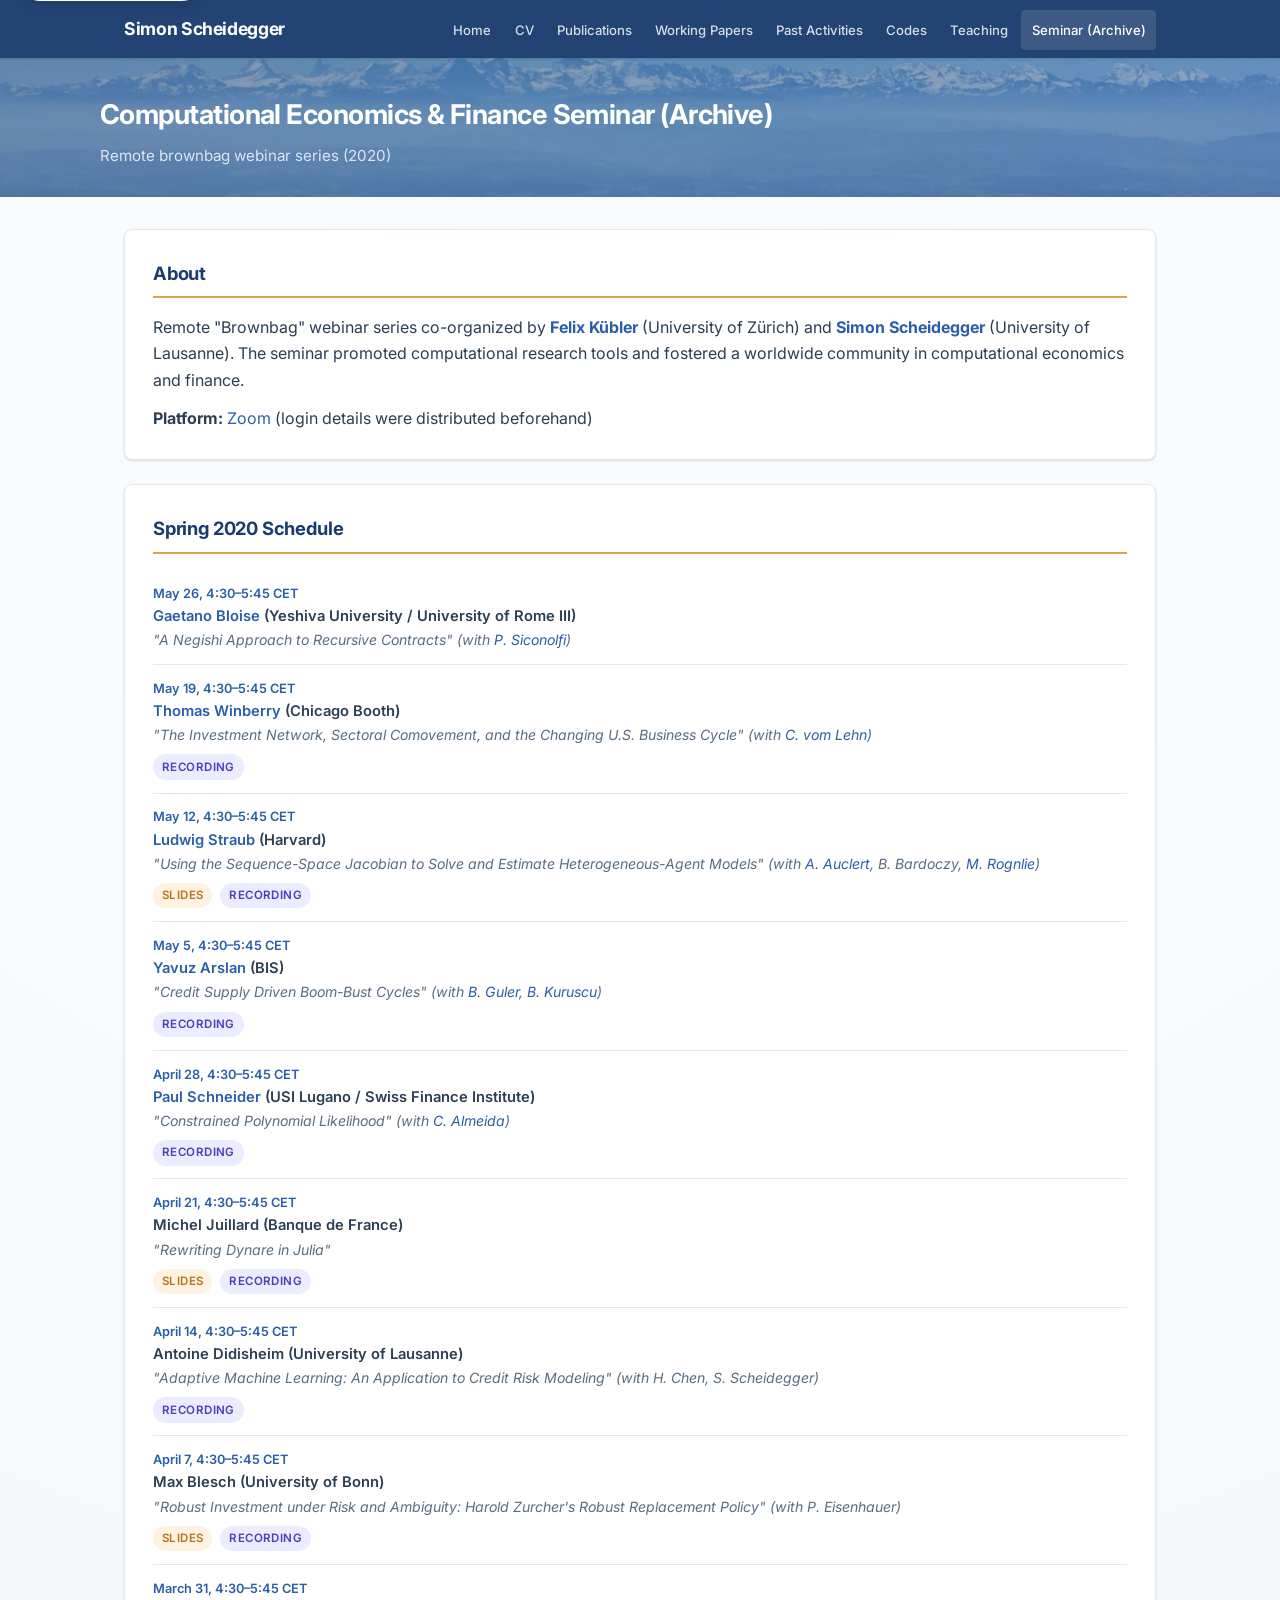
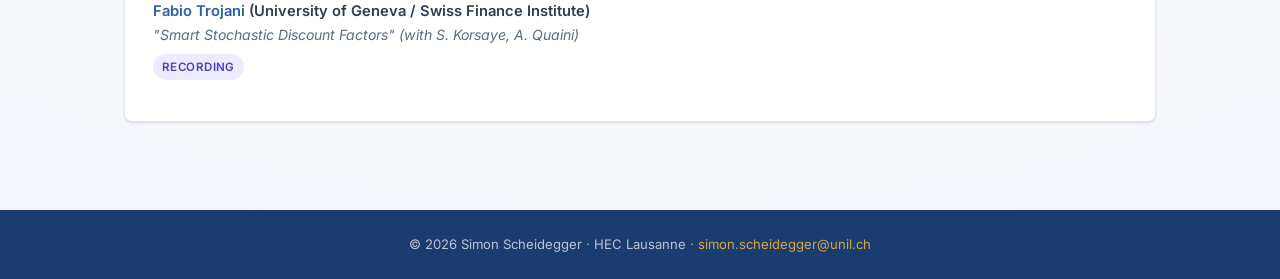
<file: seminar.html>
<!DOCTYPE html>
<html lang="en">
<head>
  <meta charset="UTF-8">
  <meta name="viewport" content="width=device-width, initial-scale=1.0">
  <title>Seminar Archive | Simon Scheidegger</title>
  <meta name="description" content="Archive of the Computational Economics and Finance seminar series co-organized by Simon Scheidegger.">
  <link rel="canonical" href="https://sischei.github.io/seminar.html">
  <meta property="og:site_name" content="Simon Scheidegger">
  <meta property="og:title" content="Seminar Archive | Simon Scheidegger">
  <meta property="og:description" content="Archive of the Computational Economics and Finance seminar series.">
  <meta property="og:type" content="website">
  <meta property="og:url" content="https://sischei.github.io/seminar.html">
  <meta property="og:image" content="https://sischei.github.io/assets/portrait-share.jpg">
  <meta property="og:image:alt" content="Portrait of Simon Scheidegger">
  <meta name="twitter:card" content="summary">
  <meta name="twitter:title" content="Seminar Archive | Simon Scheidegger">
  <meta name="twitter:description" content="Archive of the Computational Economics and Finance seminar series.">
  <meta name="twitter:image" content="https://sischei.github.io/assets/portrait-share.jpg">
  <link rel="icon" href="assets/favicon.png" type="image/png">
  <link rel="preconnect" href="https://fonts.googleapis.com">
  <link rel="preconnect" href="https://fonts.gstatic.com" crossorigin>
  <link href="https://fonts.googleapis.com/css2?family=Inter:wght@400;500;600;700&display=swap" rel="stylesheet">
  <link rel="stylesheet" href="style.css">
  <script src="script.js" defer></script>
</head>
<body>
<a class="skip-link" href="#main-content">Skip to main content</a>

<nav class="navbar">
  <div class="navbar-inner">
    <a href="index.html" class="nav-brand">Simon Scheidegger</a>
    <button class="nav-toggle" type="button" aria-label="Toggle navigation" aria-controls="site-navigation" aria-expanded="false">&#9776;</button>
    <ul class="nav-links" id="site-navigation">
      <li><a href="index.html">Home</a></li>
      <li><a href="cv.html">CV</a></li>
      <li><a href="publications.html">Publications</a></li>
      <li><a href="working-papers.html">Working Papers</a></li>
      <li><a href="activities.html">Past Activities</a></li>
      <li><a href="codes.html">Codes</a></li>
      <li><a href="teaching.html">Teaching</a></li>
      <li><a href="seminar.html" class="active">Seminar (Archive)</a></li>
    </ul>
  </div>
</nav>

<header class="page-header">
  <div class="page-header-inner">
    <h1>Computational Economics &amp; Finance Seminar (Archive)</h1>
    <p>Remote brownbag webinar series (2020)</p>
  </div>
</header>

<main class="main" id="main-content">

  <div class="card">
    <h2>About</h2>
    <p>Remote "Brownbag" webinar series co-organized by <a href="https://www.bf.uzh.ch/en/persons/kuebler-felix" target="_blank" rel="noopener noreferrer"><strong>Felix K&uuml;bler</strong></a> (University of Z&uuml;rich) and <a href="http://hec.unil.ch/people/sscheidegger?dyn_lang=en" target="_blank" rel="noopener noreferrer"><strong>Simon Scheidegger</strong></a> (University of Lausanne). The seminar promoted computational research tools and fostered a worldwide community in computational economics and finance.</p>
    <p style="margin-top:.75rem;"><strong>Platform:</strong> <a href="http://zoom.us" target="_blank" rel="noopener noreferrer">Zoom</a> (login details were distributed beforehand)</p>
  </div>

  <div class="card">
    <h2>Spring 2020 Schedule</h2>

    <div class="seminar-item">
      <div class="seminar-date">May 26, 4:30&ndash;5:45 CET</div>
      <div class="seminar-speaker"><a href="https://www.yu.edu/faculty/pages/bloise-gaetano" target="_blank" rel="noopener noreferrer">Gaetano Bloise</a> (Yeshiva University / University of Rome III)</div>
      <div class="seminar-topic">"A Negishi Approach to Recursive Contracts" (with <a href="https://www0.gsb.columbia.edu/faculty/psiconolfi/" target="_blank" rel="noopener noreferrer">P. Siconolfi</a>)</div>
    </div>

    <div class="seminar-item">
      <div class="seminar-date">May 19, 4:30&ndash;5:45 CET</div>
      <div class="seminar-speaker"><a href="http://www.thomaswinberry.com/" target="_blank" rel="noopener noreferrer">Thomas Winberry</a> (Chicago Booth)</div>
      <div class="seminar-topic">"The Investment Network, Sectoral Comovement, and the Changing U.S. Business Cycle" (with <a href="https://sites.google.com/site/cvomlehn" target="_blank" rel="noopener noreferrer">C. vom Lehn</a>)</div>
      <div class="seminar-links">
        <a class="badge badge-media" href="https://bit.ly/2yKLzLl" target="_blank" rel="noopener noreferrer">Recording</a>
      </div>
    </div>

    <div class="seminar-item">
      <div class="seminar-date">May 12, 4:30&ndash;5:45 CET</div>
      <div class="seminar-speaker"><a href="https://scholar.harvard.edu/straub/home" target="_blank" rel="noopener noreferrer">Ludwig Straub</a> (Harvard)</div>
      <div class="seminar-topic">"Using the Sequence-Space Jacobian to Solve and Estimate Heterogeneous-Agent Models" (with <a href="https://aauclert.people.stanford.edu" target="_blank" rel="noopener noreferrer">A. Auclert</a>, B. Bardoczy, <a href="https://sites.northwestern.edu/rognlie" target="_blank" rel="noopener noreferrer">M. Rognlie</a>)</div>
      <div class="seminar-links">
        <a class="badge badge-pdf" href="https://drive.google.com/open?id=15e9JL_Z3oCdSbU_oh9IF1lGXP5MWB7tT" target="_blank" rel="noopener noreferrer">Slides</a>
        <a class="badge badge-media" href="https://bit.ly/2yKLzLl" target="_blank" rel="noopener noreferrer">Recording</a>
      </div>
    </div>

    <div class="seminar-item">
      <div class="seminar-date">May 5, 4:30&ndash;5:45 CET</div>
      <div class="seminar-speaker"><a href="https://www.bis.org/author/yavuz_arslan.htm" target="_blank" rel="noopener noreferrer">Yavuz Arslan</a> (BIS)</div>
      <div class="seminar-topic">"Credit Supply Driven Boom-Bust Cycles" (with <a href="https://economics.indiana.edu/about/faculty/guler-bulent.html" target="_blank" rel="noopener noreferrer">B. Guler</a>, <a href="https://sites.google.com/site/bkuruscu" target="_blank" rel="noopener noreferrer">B. Kuruscu</a>)</div>
      <div class="seminar-links">
        <a class="badge badge-media" href="https://bit.ly/2yKLzLl" target="_blank" rel="noopener noreferrer">Recording</a>
      </div>
    </div>

    <div class="seminar-item">
      <div class="seminar-date">April 28, 4:30&ndash;5:45 CET</div>
      <div class="seminar-speaker"><a href="https://sites.google.com/view/paul-schneider" target="_blank" rel="noopener noreferrer">Paul Schneider</a> (USI Lugano / Swiss Finance Institute)</div>
      <div class="seminar-topic">"Constrained Polynomial Likelihood" (with <a href="http://calmeida.mycpanel.princeton.edu" target="_blank" rel="noopener noreferrer">C. Almeida</a>)</div>
      <div class="seminar-links">
        <a class="badge badge-media" href="https://bit.ly/2yKLzLl" target="_blank" rel="noopener noreferrer">Recording</a>
      </div>
    </div>

    <div class="seminar-item">
      <div class="seminar-date">April 21, 4:30&ndash;5:45 CET</div>
      <div class="seminar-speaker">Michel Juillard (Banque de France)</div>
      <div class="seminar-topic">"Rewriting Dynare in Julia"</div>
      <div class="seminar-links">
        <a class="badge badge-pdf" href="https://drive.google.com/open?id=1q2nX8jgJ_t5eWO8NE_oF9cBujiKrgyzs" target="_blank" rel="noopener noreferrer">Slides</a>
        <a class="badge badge-media" href="https://bit.ly/2yKLzLl" target="_blank" rel="noopener noreferrer">Recording</a>
      </div>
    </div>

    <div class="seminar-item">
      <div class="seminar-date">April 14, 4:30&ndash;5:45 CET</div>
      <div class="seminar-speaker">Antoine Didisheim (University of Lausanne)</div>
      <div class="seminar-topic">"Adaptive Machine Learning: An Application to Credit Risk Modeling" (with H. Chen, S. Scheidegger)</div>
      <div class="seminar-links">
        <a class="badge badge-media" href="https://bit.ly/2yKLzLl" target="_blank" rel="noopener noreferrer">Recording</a>
      </div>
    </div>

    <div class="seminar-item">
      <div class="seminar-date">April 7, 4:30&ndash;5:45 CET</div>
      <div class="seminar-speaker">Max Blesch (University of Bonn)</div>
      <div class="seminar-topic">"Robust Investment under Risk and Ambiguity: Harold Zurcher's Robust Replacement Policy" (with P. Eisenhauer)</div>
      <div class="seminar-links">
        <a class="badge badge-pdf" href="https://drive.google.com/open?id=1DEfOkvUsNEZBGH3jEGbVpKPAsY04XEVe" target="_blank" rel="noopener noreferrer">Slides</a>
        <a class="badge badge-media" href="https://bit.ly/2yKLzLl" target="_blank" rel="noopener noreferrer">Recording</a>
      </div>
    </div>

    <div class="seminar-item">
      <div class="seminar-date">March 31, 4:30&ndash;5:45 CET</div>
      <div class="seminar-speaker"><a href="https://gfri.ch/governance/gfri-members/fabio-trojani/" target="_blank" rel="noopener noreferrer">Fabio Trojani</a> (University of Geneva / Swiss Finance Institute)</div>
      <div class="seminar-topic">"Smart Stochastic Discount Factors" (with S. Korsaye, A. Quaini)</div>
      <div class="seminar-links">
        <a class="badge badge-media" href="https://bit.ly/2yKLzLl" target="_blank" rel="noopener noreferrer">Recording</a>
      </div>
    </div>

  </div>

</main>

<footer class="footer">
  &copy; 2026 Simon Scheidegger &middot; HEC Lausanne &middot; <a href="mailto:simon.scheidegger@unil.ch">simon.scheidegger@unil.ch</a>
</footer>

<!-- Statcounter -->
<script type="text/javascript">
var sc_project=13214206;
var sc_invisible=1;
var sc_security="5e0424dd";
</script>
<script type="text/javascript" src="https://www.statcounter.com/counter/counter.js" async></script>
<noscript><div class="statcounter"><a title="Web Analytics" href="https://statcounter.com/" target="_blank"><img class="statcounter" src="https://c.statcounter.com/13214206/0/5e0424dd/1/" alt="Web Analytics" referrerPolicy="no-referrer-when-downgrade"></a></div></noscript>
</body>
</html>
</file>
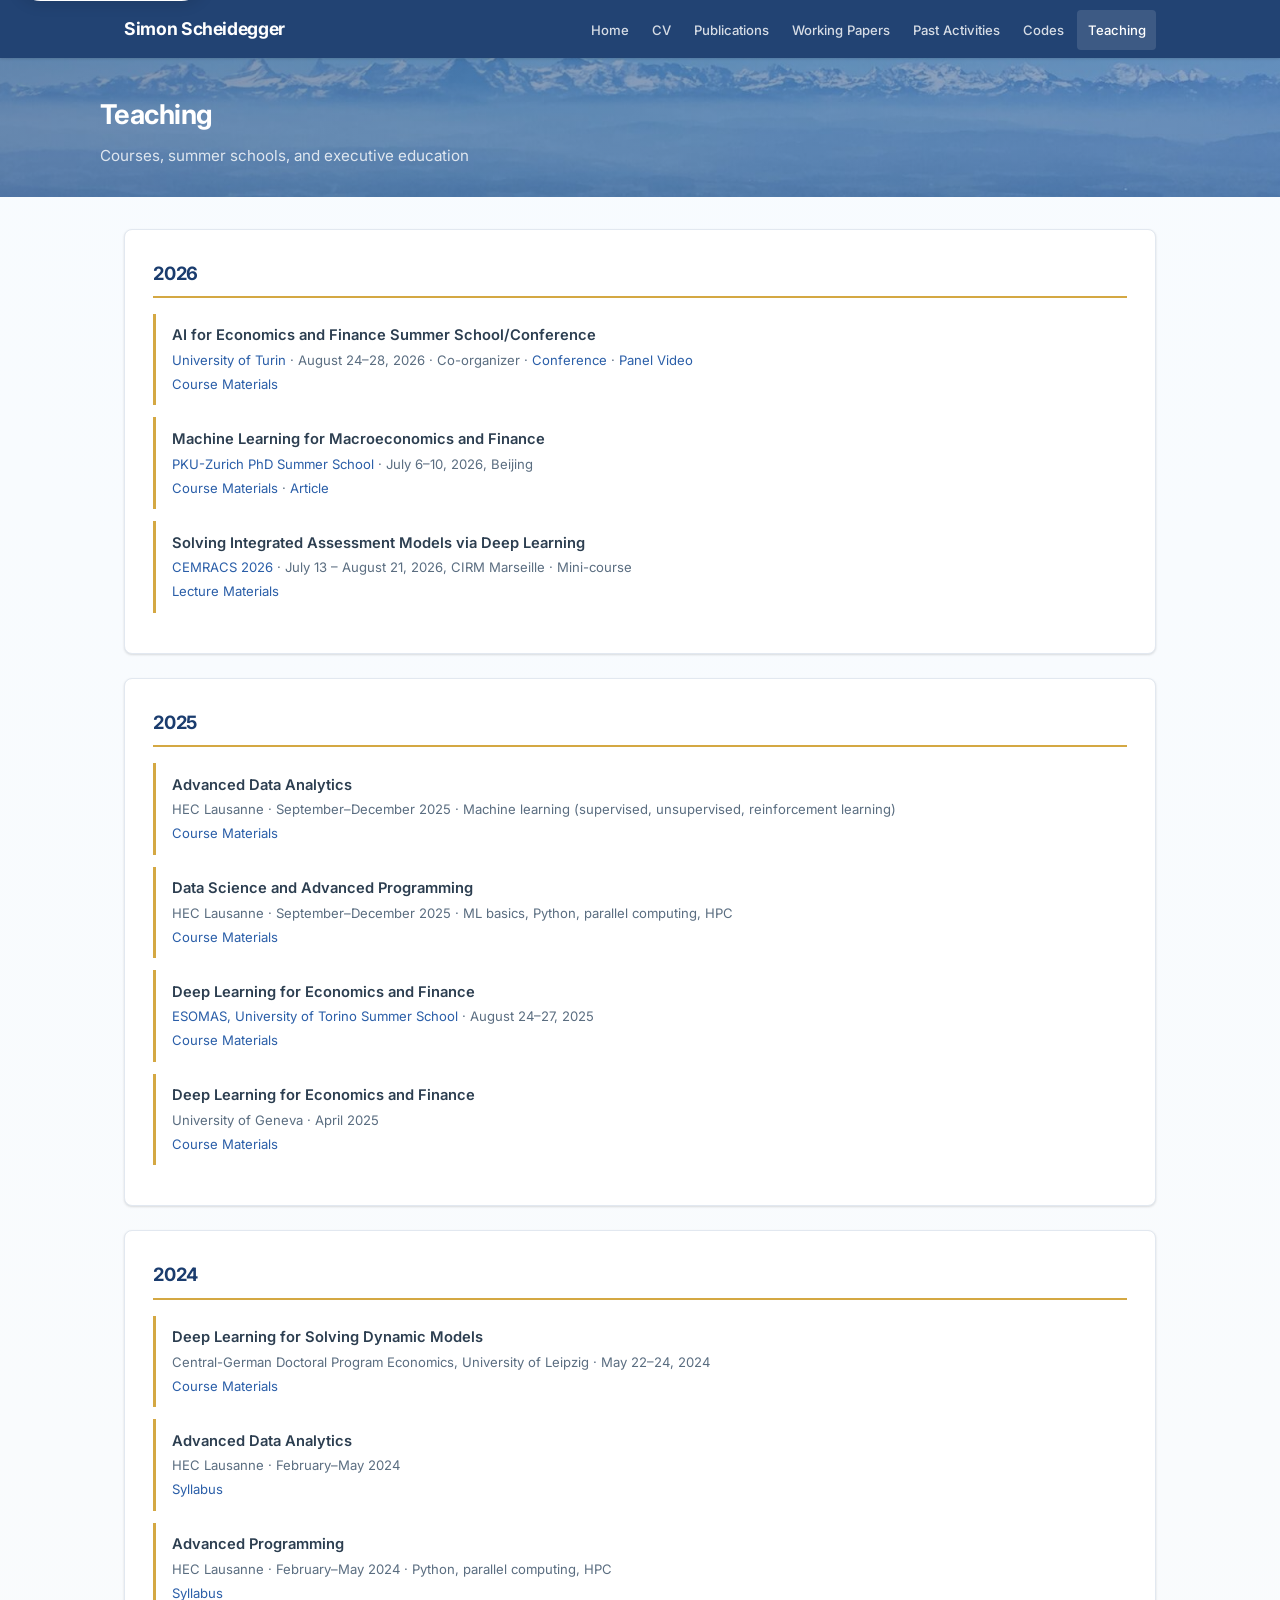
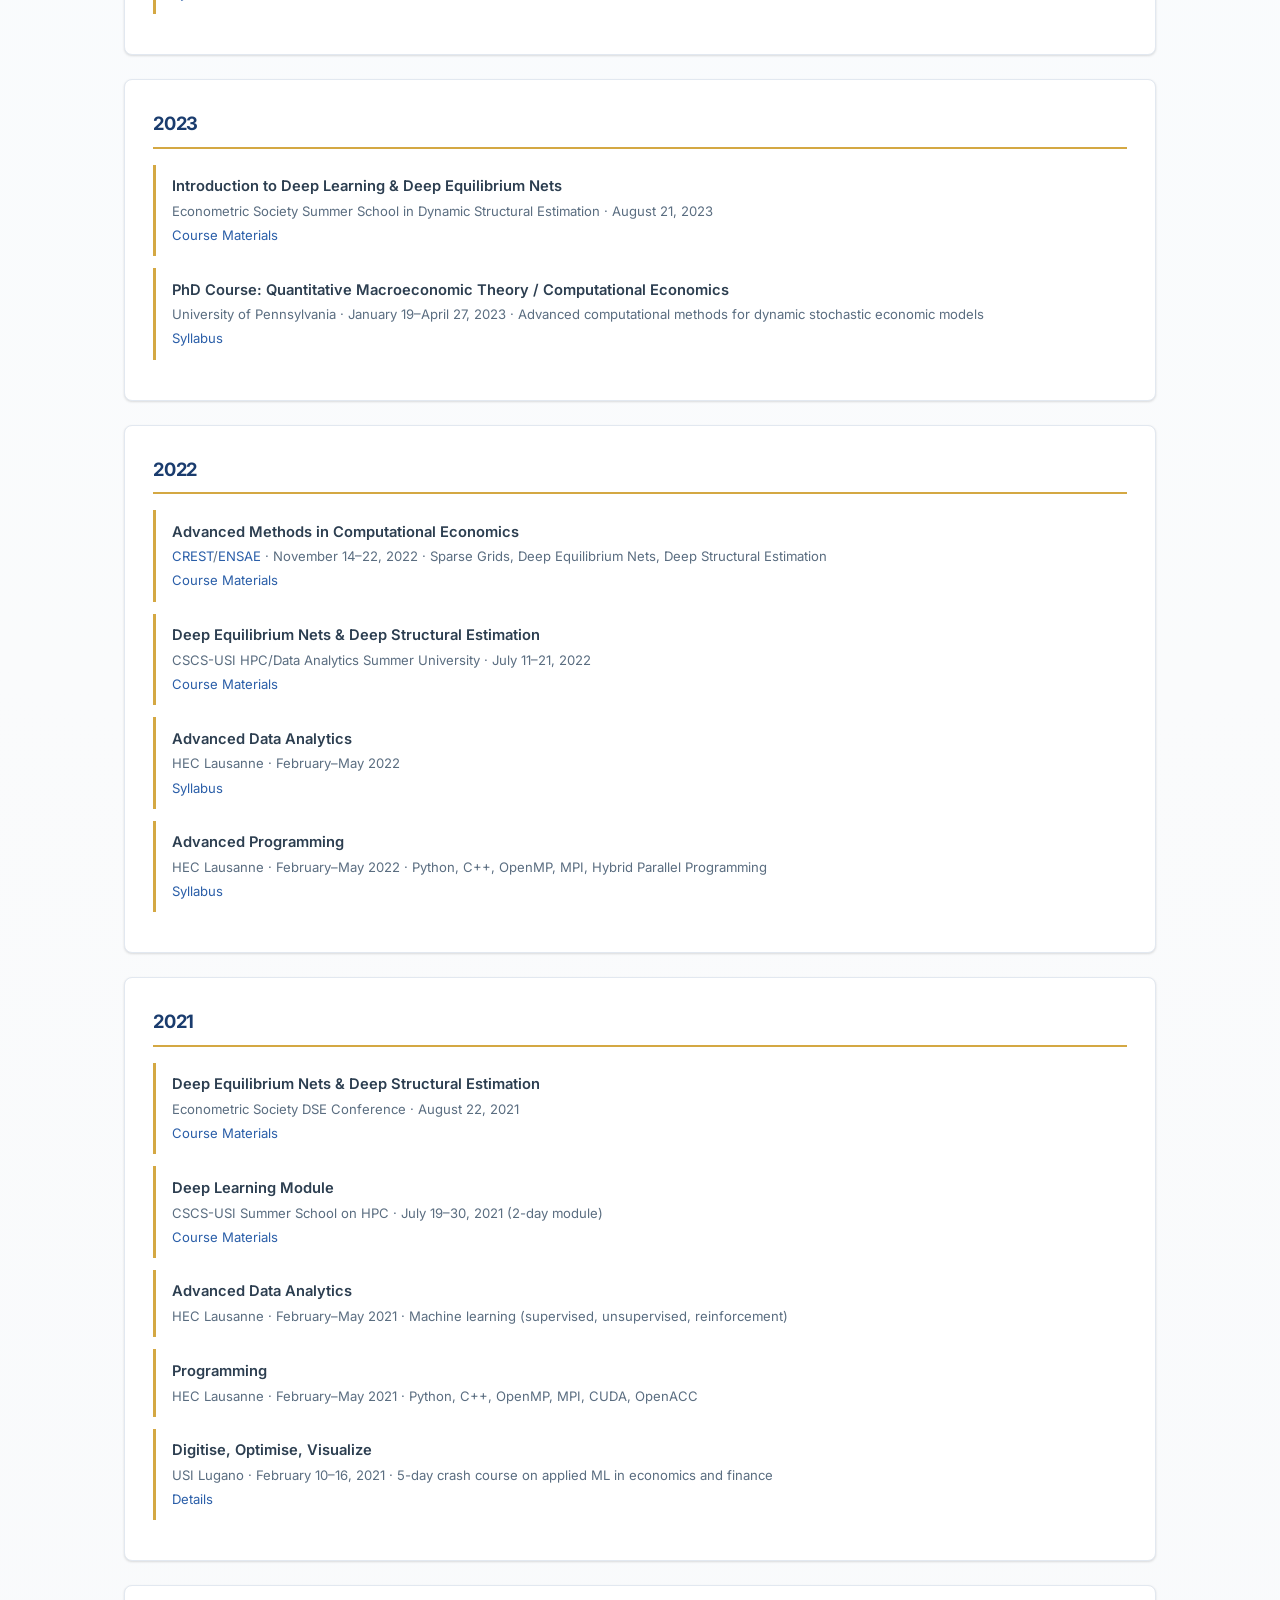
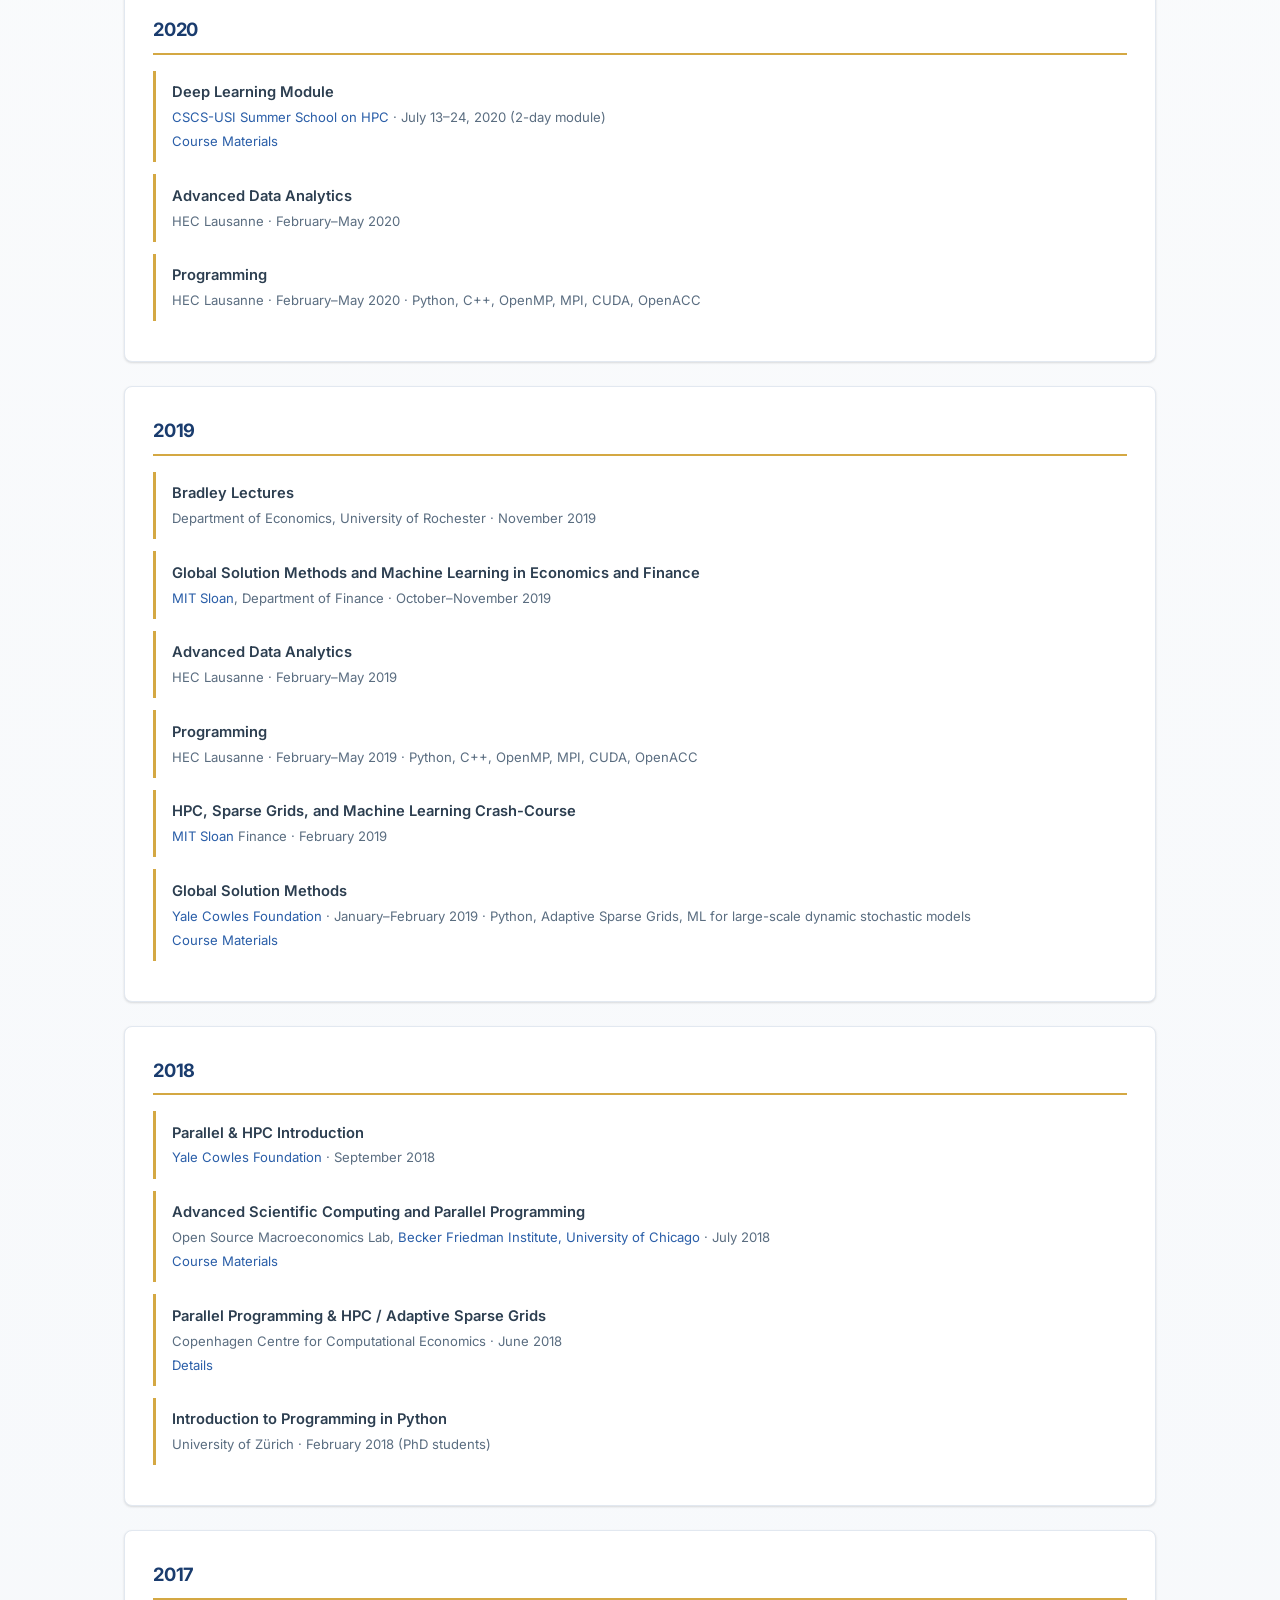
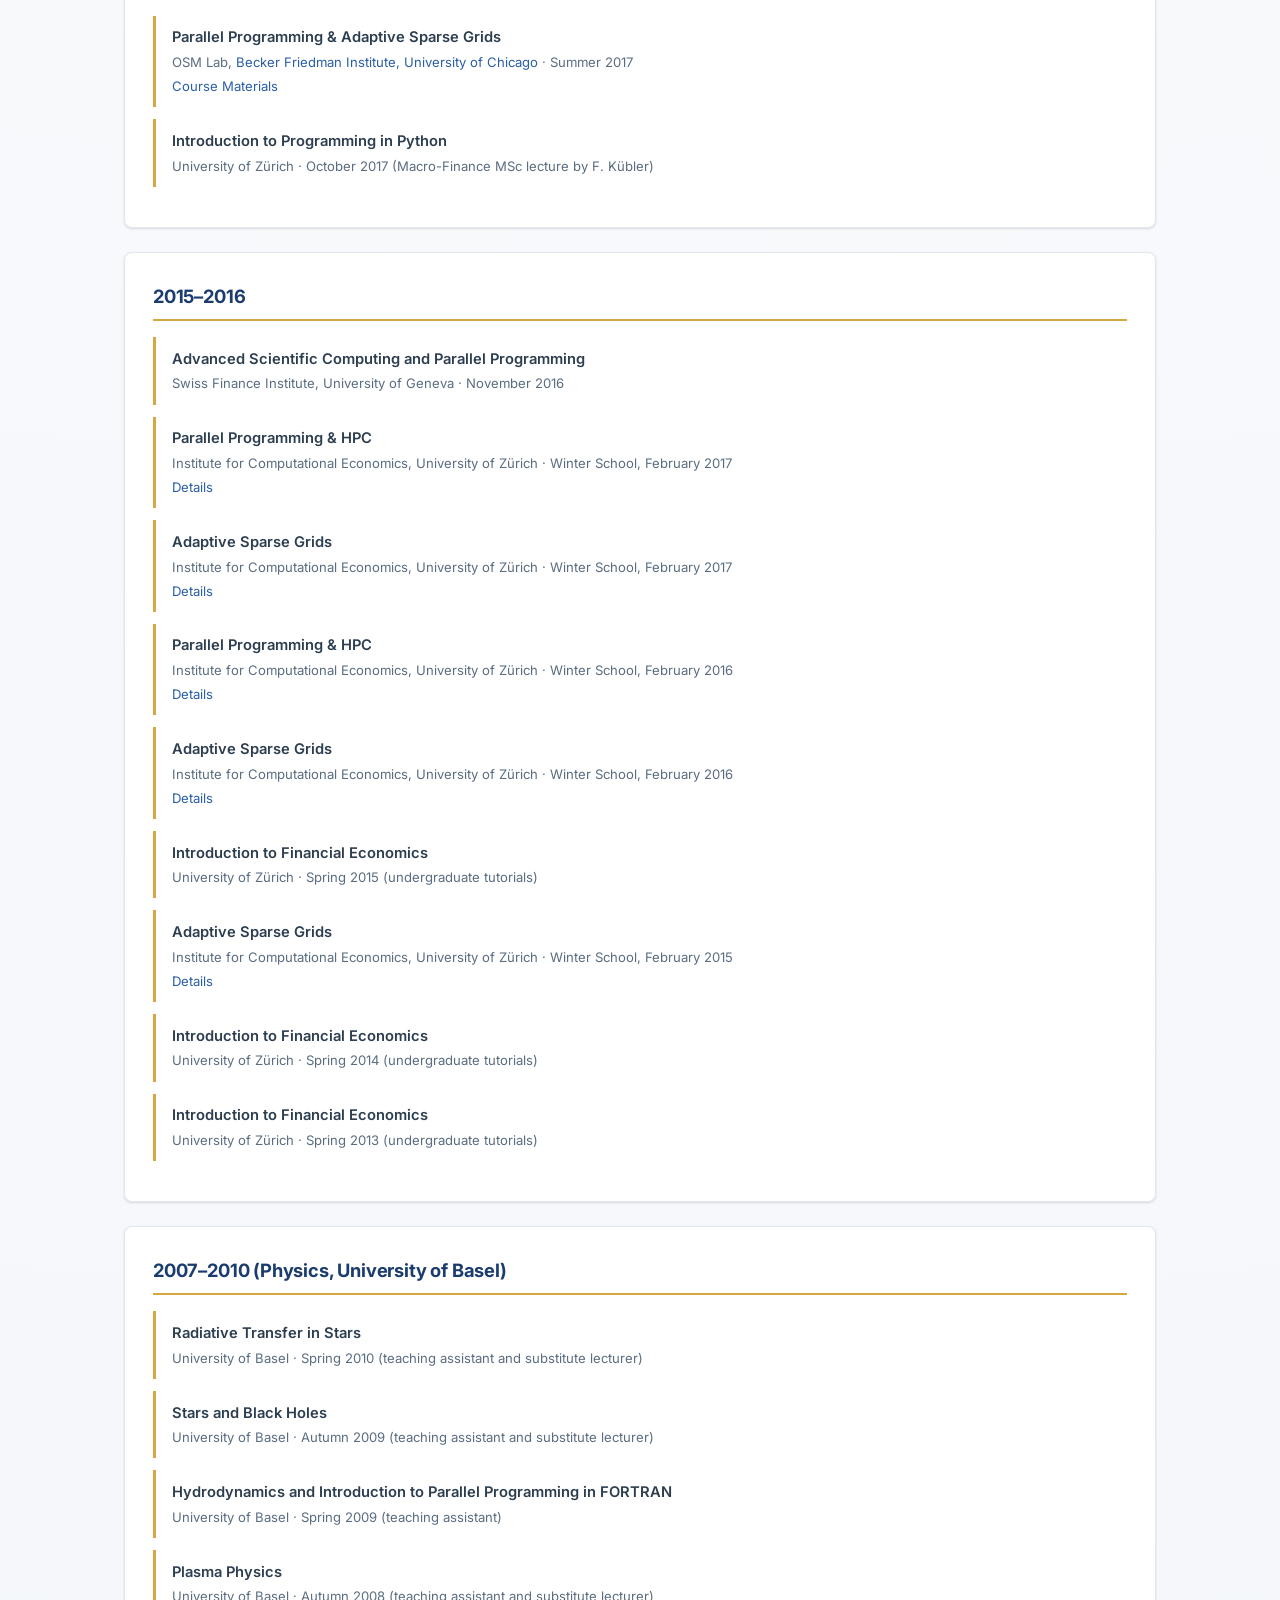
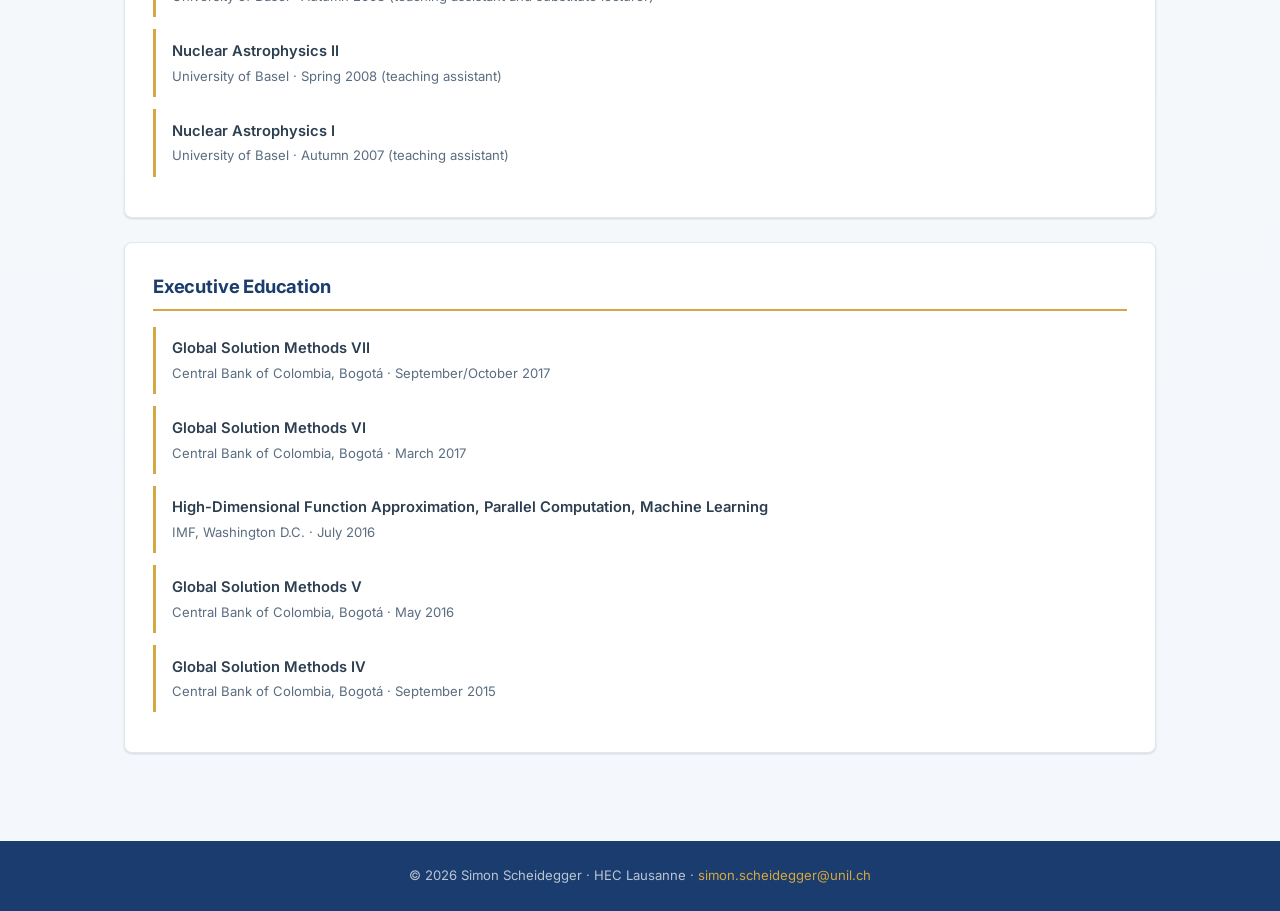
<file: teaching.html>
<!DOCTYPE html>
<html lang="en">
<head>
  <meta charset="UTF-8">
  <meta name="viewport" content="width=device-width, initial-scale=1.0">
  <title>Teaching | Simon Scheidegger</title>
  <meta name="description" content="Teaching, summer schools, executive education, and course materials by Simon Scheidegger.">
  <link rel="canonical" href="https://sischei.github.io/teaching.html">
  <meta property="og:site_name" content="Simon Scheidegger">
  <meta property="og:title" content="Teaching | Simon Scheidegger">
  <meta property="og:description" content="Teaching, summer schools, executive education, and course materials.">
  <meta property="og:type" content="website">
  <meta property="og:url" content="https://sischei.github.io/teaching.html">
  <meta property="og:image" content="https://sischei.github.io/assets/portrait-share.jpg">
  <meta property="og:image:alt" content="Portrait of Simon Scheidegger">
  <meta name="twitter:card" content="summary">
  <meta name="twitter:title" content="Teaching | Simon Scheidegger">
  <meta name="twitter:description" content="Teaching, summer schools, executive education, and course materials.">
  <meta name="twitter:image" content="https://sischei.github.io/assets/portrait-share.jpg">
  <link rel="icon" href="assets/favicon.png" type="image/png">
  <link rel="preconnect" href="https://fonts.googleapis.com">
  <link rel="preconnect" href="https://fonts.gstatic.com" crossorigin>
  <link href="https://fonts.googleapis.com/css2?family=Inter:wght@400;500;600;700&display=swap" rel="stylesheet">
  <link rel="stylesheet" href="style.css">
  <script src="script.js" defer></script>
</head>
<body>
<a class="skip-link" href="#main-content">Skip to main content</a>

<nav class="navbar">
  <div class="navbar-inner">
    <a href="index.html" class="nav-brand">Simon Scheidegger</a>
    <button class="nav-toggle" type="button" aria-label="Toggle navigation" aria-controls="site-navigation" aria-expanded="false">&#9776;</button>
    <ul class="nav-links" id="site-navigation">
      <li><a href="index.html">Home</a></li>
      <li><a href="cv.html">CV</a></li>
      <li><a href="publications.html">Publications</a></li>
      <li><a href="working-papers.html">Working Papers</a></li>
      <li><a href="activities.html">Past Activities</a></li>
      <li><a href="codes.html">Codes</a></li>
      <li><a href="teaching.html" class="active">Teaching</a></li>
    </ul>
  </div>
</nav>

<header class="page-header">
  <div class="page-header-inner">
    <h1>Teaching</h1>
    <p>Courses, summer schools, and executive education</p>
  </div>
</header>

<main class="main" id="main-content">

  <!-- 2026 -->
  <div class="card">
    <h2>2026</h2>

    <div class="course-item">
      <div class="course-title">AI for Economics and Finance Summer School/Conference</div>
      <div class="course-meta"><a href="https://sites.google.com/carloalberto.org/deeplearningsummerschool2026" target="_blank" rel="noopener noreferrer">University of Turin</a> &middot; August 24&ndash;28, 2026 &middot; Co-organizer &middot; <a href="https://www.carloalberto.org/event/challenges-and-opportunities-for-finance-research-in-the-era-of-large-language-models-and-ai-agents/" target="_blank" rel="noopener noreferrer">Conference</a> &middot; <a href="https://www.youtube.com/watch?v=g-U3_DPV1lk" target="_blank" rel="noopener noreferrer">Panel Video</a></div>
      <div class="course-meta"><a href="https://github.com/sischei/summer-school-AI-for-economics-and-finance-2026" target="_blank" rel="noopener noreferrer">Course Materials</a></div>
    </div>

    <div class="course-item">
      <div class="course-title">Machine Learning for Macroeconomics and Finance</div>
      <div class="course-meta"><a href="https://liboecon.com/2026_summer_school.html" target="_blank" rel="noopener noreferrer">PKU-Zurich PhD Summer School</a> &middot; July 6&ndash;10, 2026, Beijing</div>
      <div class="course-meta"><a href="https://github.com/yangycpku/ML_Macro_Finance_Summer2026" target="_blank" rel="noopener noreferrer">Course Materials</a> &middot; <a href="https://www.df.uzh.ch/en/news-events/news/2026/2026-08-pku-zurich-summer-school.html" target="_blank" rel="noopener noreferrer">Article</a></div>
    </div>

    <div class="course-item">
      <div class="course-title">Solving Integrated Assessment Models via Deep Learning</div>
      <div class="course-meta"><a href="https://cemracs2026.math.cnrs.fr/en/" target="_blank" rel="noopener noreferrer">CEMRACS 2026</a> &middot; July 13 &ndash; August 21, 2026, CIRM Marseille &middot; Mini-course</div>
      <div class="course-meta"><a href="https://github.com/sischei/cemracs2026_DEQN" target="_blank" rel="noopener noreferrer">Lecture Materials</a></div>
    </div>
  </div>

  <!-- 2025 -->
  <div class="card">
    <h2>2025</h2>

    <div class="course-item">
      <div class="course-title">Advanced Data Analytics</div>
      <div class="course-meta">HEC Lausanne &middot; September&ndash;December 2025 &middot; Machine learning (supervised, unsupervised, reinforcement learning)</div>
      <div class="course-meta"><a href="https://ap-unil-2025.github.io/ada-course-materials/" target="_blank" rel="noopener noreferrer">Course Materials</a></div>
    </div>

    <div class="course-item">
      <div class="course-title">Data Science and Advanced Programming</div>
      <div class="course-meta">HEC Lausanne &middot; September&ndash;December 2025 &middot; ML basics, Python, parallel computing, HPC</div>
      <div class="course-meta"><a href="https://ap-unil-2025.github.io/course-materials/" target="_blank" rel="noopener noreferrer">Course Materials</a></div>
    </div>

    <div class="course-item">
      <div class="course-title">Deep Learning for Economics and Finance</div>
      <div class="course-meta"><a href="https://sites.google.com/carloalberto.org/thesummerschool2025unito/course-program?authuser=0" target="_blank" rel="noopener noreferrer">ESOMAS, University of Torino Summer School</a> &middot; August 24&ndash;27, 2025</div>
      <div class="course-meta"><a href="https://github.com/sischei/SummerSchool_DL_Turin_2025/tree/main" target="_blank" rel="noopener noreferrer">Course Materials</a></div>
    </div>

    <div class="course-item">
      <div class="course-title">Deep Learning for Economics and Finance</div>
      <div class="course-meta">University of Geneva &middot; April 2025</div>
      <div class="course-meta"><a href="https://github.com/sischei/Deep_Learning_Geneva_2025/tree/main" target="_blank" rel="noopener noreferrer">Course Materials</a></div>
    </div>
  </div>

  <!-- 2024 -->
  <div class="card">
    <h2>2024</h2>

    <div class="course-item">
      <div class="course-title">Deep Learning for Solving Dynamic Models</div>
      <div class="course-meta">Central-German Doctoral Program Economics, University of Leipzig &middot; May 22&ndash;24, 2024</div>
      <div class="course-meta"><a href="https://github.com/sischei/Deep_Learning_For_Dynamic_Econ/tree/main" target="_blank" rel="noopener noreferrer">Course Materials</a></div>
    </div>

    <div class="course-item">
      <div class="course-title">Advanced Data Analytics</div>
      <div class="course-meta">HEC Lausanne &middot; February&ndash;May 2024</div>
      <div class="course-meta"><a href="https://drive.google.com/file/d/1SW_-8ODwgsLFtqXLUnSqx0ft_mhlSmbr/view?usp=sharing" target="_blank" rel="noopener noreferrer">Syllabus</a></div>
    </div>

    <div class="course-item">
      <div class="course-title">Advanced Programming</div>
      <div class="course-meta">HEC Lausanne &middot; February&ndash;May 2024 &middot; Python, parallel computing, HPC</div>
      <div class="course-meta"><a href="https://drive.google.com/file/d/1sUKi_Js0dS4MYrFf1HT8A0ALZoz3lEew/view?usp=sharing" target="_blank" rel="noopener noreferrer">Syllabus</a></div>
    </div>
  </div>

  <!-- 2023 -->
  <div class="card">
    <h2>2023</h2>

    <div class="course-item">
      <div class="course-title">Introduction to Deep Learning &amp; Deep Equilibrium Nets</div>
      <div class="course-meta">Econometric Society Summer School in Dynamic Structural Estimation &middot; August 21, 2023</div>
      <div class="course-meta"><a href="https://github.com/dseconf/DSE2023" target="_blank" rel="noopener noreferrer">Course Materials</a></div>
    </div>

    <div class="course-item">
      <div class="course-title">PhD Course: Quantitative Macroeconomic Theory / Computational Economics</div>
      <div class="course-meta">University of Pennsylvania &middot; January 19&ndash;April 27, 2023 &middot; Advanced computational methods for dynamic stochastic economic models</div>
      <div class="course-meta"><a href="https://drive.google.com/file/d/1yHn_93O2-nHdkW-oWDDQE9hS_w528HFx/view?usp=share_link" target="_blank" rel="noopener noreferrer">Syllabus</a></div>
    </div>
  </div>

  <!-- 2022 -->
  <div class="card">
    <h2>2022</h2>

    <div class="course-item">
      <div class="course-title">Advanced Methods in Computational Economics</div>
      <div class="course-meta"><a href="https://crest.science/" target="_blank" rel="noopener noreferrer">CREST</a>/<a href="https://www.ensae.fr/en" target="_blank" rel="noopener noreferrer">ENSAE</a> &middot; November 14&ndash;22, 2022 &middot; Sparse Grids, Deep Equilibrium Nets, Deep Structural Estimation</div>
      <div class="course-meta"><a href="https://github.com/sischei/crest_comp_econ" target="_blank" rel="noopener noreferrer">Course Materials</a></div>
    </div>

    <div class="course-item">
      <div class="course-title">Deep Equilibrium Nets &amp; Deep Structural Estimation</div>
      <div class="course-meta">CSCS-USI HPC/Data Analytics Summer University &middot; July 11&ndash;21, 2022</div>
      <div class="course-meta"><a href="https://github.com/eth-cscs/SummerUniversity2022" target="_blank" rel="noopener noreferrer">Course Materials</a></div>
    </div>

    <div class="course-item">
      <div class="course-title">Advanced Data Analytics</div>
      <div class="course-meta">HEC Lausanne &middot; February&ndash;May 2022</div>
      <div class="course-meta"><a href="https://drive.google.com/file/d/1Uxew3pMMvkshY7hG6hpCYmnbWTn5uZa9/view?usp=sharing" target="_blank" rel="noopener noreferrer">Syllabus</a></div>
    </div>

    <div class="course-item">
      <div class="course-title">Advanced Programming</div>
      <div class="course-meta">HEC Lausanne &middot; February&ndash;May 2022 &middot; Python, C++, OpenMP, MPI, Hybrid Parallel Programming</div>
      <div class="course-meta"><a href="https://drive.google.com/file/d/14vKMW1WJ2ZCQui9ecRe9DOpPWCi-zysT/view?usp=sharing" target="_blank" rel="noopener noreferrer">Syllabus</a></div>
    </div>
  </div>

  <!-- 2021 -->
  <div class="card">
    <h2>2021</h2>

    <div class="course-item">
      <div class="course-title">Deep Equilibrium Nets &amp; Deep Structural Estimation</div>
      <div class="course-meta">Econometric Society DSE Conference &middot; August 22, 2021</div>
      <div class="course-meta"><a href="https://github.com/dseconf/DSE2021/tree/master/17_DEQN_Scheidegger" target="_blank" rel="noopener noreferrer">Course Materials</a></div>
    </div>

    <div class="course-item">
      <div class="course-title">Deep Learning Module</div>
      <div class="course-meta">CSCS-USI Summer School on HPC &middot; July 19&ndash;30, 2021 (2-day module)</div>
      <div class="course-meta"><a href="https://github.com/eth-cscs/SummerSchool2021/tree/main/topics/deep_learning" target="_blank" rel="noopener noreferrer">Course Materials</a></div>
    </div>

    <div class="course-item">
      <div class="course-title">Advanced Data Analytics</div>
      <div class="course-meta">HEC Lausanne &middot; February&ndash;May 2021 &middot; Machine learning (supervised, unsupervised, reinforcement)</div>
    </div>

    <div class="course-item">
      <div class="course-title">Programming</div>
      <div class="course-meta">HEC Lausanne &middot; February&ndash;May 2021 &middot; Python, C++, OpenMP, MPI, CUDA, OpenACC</div>
    </div>

    <div class="course-item">
      <div class="course-title">Digitise, Optimise, Visualize</div>
      <div class="course-meta">USI Lugano &middot; February 10&ndash;16, 2021 &middot; 5-day crash course on applied ML in economics and finance</div>
      <div class="course-meta"><a href="https://www.usi.ch/en/education/lifelong-learning/summer-winter-school/dov" target="_blank" rel="noopener noreferrer">Details</a></div>
    </div>
  </div>

  <!-- 2020 -->
  <div class="card">
    <h2>2020</h2>

    <div class="course-item">
      <div class="course-title">Deep Learning Module</div>
      <div class="course-meta"><a href="https://github.com/eth-cscs/SummerSchool2020" target="_blank" rel="noopener noreferrer">CSCS-USI Summer School on HPC</a> &middot; July 13&ndash;24, 2020 (2-day module)</div>
      <div class="course-meta"><a href="https://github.com/sischei/Deep_Learning_Intro" target="_blank" rel="noopener noreferrer">Course Materials</a></div>
    </div>

    <div class="course-item">
      <div class="course-title">Advanced Data Analytics</div>
      <div class="course-meta">HEC Lausanne &middot; February&ndash;May 2020</div>
    </div>

    <div class="course-item">
      <div class="course-title">Programming</div>
      <div class="course-meta">HEC Lausanne &middot; February&ndash;May 2020 &middot; Python, C++, OpenMP, MPI, CUDA, OpenACC</div>
    </div>
  </div>

  <!-- 2019 -->
  <div class="card">
    <h2>2019</h2>

    <div class="course-item">
      <div class="course-title">Bradley Lectures</div>
      <div class="course-meta">Department of Economics, University of Rochester &middot; November 2019</div>
    </div>

    <div class="course-item">
      <div class="course-title">Global Solution Methods and Machine Learning in Economics and Finance</div>
      <div class="course-meta"><a href="https://mitsloan.mit.edu/" target="_blank" rel="noopener noreferrer">MIT Sloan</a>, Department of Finance &middot; October&ndash;November 2019</div>
    </div>

    <div class="course-item">
      <div class="course-title">Advanced Data Analytics</div>
      <div class="course-meta">HEC Lausanne &middot; February&ndash;May 2019</div>
    </div>

    <div class="course-item">
      <div class="course-title">Programming</div>
      <div class="course-meta">HEC Lausanne &middot; February&ndash;May 2019 &middot; Python, C++, OpenMP, MPI, CUDA, OpenACC</div>
    </div>

    <div class="course-item">
      <div class="course-title">HPC, Sparse Grids, and Machine Learning Crash-Course</div>
      <div class="course-meta"><a href="https://mitsloan.mit.edu/" target="_blank" rel="noopener noreferrer">MIT Sloan</a> Finance &middot; February 2019</div>
    </div>

    <div class="course-item">
      <div class="course-title">Global Solution Methods</div>
      <div class="course-meta"><a href="https://cowles.yale.edu/" target="_blank" rel="noopener noreferrer">Yale Cowles Foundation</a> &middot; January&ndash;February 2019 &middot; Python, Adaptive Sparse Grids, ML for large-scale dynamic stochastic models</div>
      <div class="course-meta"><a href="https://github.com/sischei/global_solution_yale19" target="_blank" rel="noopener noreferrer">Course Materials</a></div>
    </div>
  </div>

  <!-- 2018 -->
  <div class="card">
    <h2>2018</h2>

    <div class="course-item">
      <div class="course-title">Parallel &amp; HPC Introduction</div>
      <div class="course-meta"><a href="https://cowles.yale.edu/" target="_blank" rel="noopener noreferrer">Yale Cowles Foundation</a> &middot; September 2018</div>
    </div>

    <div class="course-item">
      <div class="course-title">Advanced Scientific Computing and Parallel Programming</div>
      <div class="course-meta">Open Source Macroeconomics Lab, <a href="https://bfi.uchicago.edu/" target="_blank" rel="noopener noreferrer">Becker Friedman Institute, University of Chicago</a> &middot; July 2018</div>
      <div class="course-meta"><a href="https://github.com/sischei/OSE2019" target="_blank" rel="noopener noreferrer">Course Materials</a></div>
    </div>

    <div class="course-item">
      <div class="course-title">Parallel Programming &amp; HPC / Adaptive Sparse Grids</div>
      <div class="course-meta">Copenhagen Centre for Computational Economics &middot; June 2018</div>
      <div class="course-meta"><a href="https://www.econ.ku.dk/cce/events/summerschool/" target="_blank" rel="noopener noreferrer">Details</a></div>
    </div>

    <div class="course-item">
      <div class="course-title">Introduction to Programming in Python</div>
      <div class="course-meta">University of Z&uuml;rich &middot; February 2018 (PhD students)</div>
    </div>
  </div>

  <!-- 2017 -->
  <div class="card">
    <h2>2017</h2>

    <div class="course-item">
      <div class="course-title">Parallel Programming &amp; Adaptive Sparse Grids</div>
      <div class="course-meta">OSM Lab, <a href="https://bfi.uchicago.edu/" target="_blank" rel="noopener noreferrer">Becker Friedman Institute, University of Chicago</a> &middot; Summer 2017</div>
      <div class="course-meta"><a href="https://github.com/OpenSourceMacro/BootCamp2017#1-osm-lab-leadership" target="_blank" rel="noopener noreferrer">Course Materials</a></div>
    </div>

    <div class="course-item">
      <div class="course-title">Introduction to Programming in Python</div>
      <div class="course-meta">University of Z&uuml;rich &middot; October 2017 (Macro-Finance MSc lecture by F. K&uuml;bler)</div>
    </div>
  </div>

  <!-- 2016 & Earlier -->
  <div class="card">
    <h2>2015&ndash;2016</h2>

    <div class="course-item">
      <div class="course-title">Advanced Scientific Computing and Parallel Programming</div>
      <div class="course-meta">Swiss Finance Institute, University of Geneva &middot; November 2016</div>
    </div>

    <div class="course-item">
      <div class="course-title">Parallel Programming &amp; HPC</div>
      <div class="course-meta">Institute for Computational Economics, University of Z&uuml;rich &middot; Winter School, February 2017</div>
      <div class="course-meta"><a href="http://www.zccfe.uzh.ch/en/zice17/program.html" target="_blank" rel="noopener noreferrer">Details</a></div>
    </div>

    <div class="course-item">
      <div class="course-title">Adaptive Sparse Grids</div>
      <div class="course-meta">Institute for Computational Economics, University of Z&uuml;rich &middot; Winter School, February 2017</div>
      <div class="course-meta"><a href="http://www.zccfe.uzh.ch/en/zice17/program.html" target="_blank" rel="noopener noreferrer">Details</a></div>
    </div>

    <div class="course-item">
      <div class="course-title">Parallel Programming &amp; HPC</div>
      <div class="course-meta">Institute for Computational Economics, University of Z&uuml;rich &middot; Winter School, February 2016</div>
      <div class="course-meta"><a href="http://www.zccfe.uzh.ch/en/pastevents/zice16/announcement.html" target="_blank" rel="noopener noreferrer">Details</a></div>
    </div>

    <div class="course-item">
      <div class="course-title">Adaptive Sparse Grids</div>
      <div class="course-meta">Institute for Computational Economics, University of Z&uuml;rich &middot; Winter School, February 2016</div>
      <div class="course-meta"><a href="http://www.zccfe.uzh.ch/en/pastevents/zice16/announcement.html" target="_blank" rel="noopener noreferrer">Details</a></div>
    </div>

    <div class="course-item">
      <div class="course-title">Introduction to Financial Economics</div>
      <div class="course-meta">University of Z&uuml;rich &middot; Spring 2015 (undergraduate tutorials)</div>
    </div>

    <div class="course-item">
      <div class="course-title">Adaptive Sparse Grids</div>
      <div class="course-meta">Institute for Computational Economics, University of Z&uuml;rich &middot; Winter School, February 2015</div>
      <div class="course-meta"><a href="http://www.zccfe.uzh.ch/en/pastevents/zice15/announcement.html" target="_blank" rel="noopener noreferrer">Details</a></div>
    </div>

    <div class="course-item">
      <div class="course-title">Introduction to Financial Economics</div>
      <div class="course-meta">University of Z&uuml;rich &middot; Spring 2014 (undergraduate tutorials)</div>
    </div>

    <div class="course-item">
      <div class="course-title">Introduction to Financial Economics</div>
      <div class="course-meta">University of Z&uuml;rich &middot; Spring 2013 (undergraduate tutorials)</div>
    </div>
  </div>

  <!-- Physics Teaching at Basel -->
  <div class="card">
    <h2>2007&ndash;2010 (Physics, University of Basel)</h2>

    <div class="course-item">
      <div class="course-title">Radiative Transfer in Stars</div>
      <div class="course-meta">University of Basel &middot; Spring 2010 (teaching assistant and substitute lecturer)</div>
    </div>

    <div class="course-item">
      <div class="course-title">Stars and Black Holes</div>
      <div class="course-meta">University of Basel &middot; Autumn 2009 (teaching assistant and substitute lecturer)</div>
    </div>

    <div class="course-item">
      <div class="course-title">Hydrodynamics and Introduction to Parallel Programming in FORTRAN</div>
      <div class="course-meta">University of Basel &middot; Spring 2009 (teaching assistant)</div>
    </div>

    <div class="course-item">
      <div class="course-title">Plasma Physics</div>
      <div class="course-meta">University of Basel &middot; Autumn 2008 (teaching assistant and substitute lecturer)</div>
    </div>

    <div class="course-item">
      <div class="course-title">Nuclear Astrophysics II</div>
      <div class="course-meta">University of Basel &middot; Spring 2008 (teaching assistant)</div>
    </div>

    <div class="course-item">
      <div class="course-title">Nuclear Astrophysics I</div>
      <div class="course-meta">University of Basel &middot; Autumn 2007 (teaching assistant)</div>
    </div>
  </div>

  <!-- Executive Education -->
  <div class="card">
    <h2>Executive Education</h2>

    <div class="course-item">
      <div class="course-title">Global Solution Methods VII</div>
      <div class="course-meta">Central Bank of Colombia, Bogot&aacute; &middot; September/October 2017</div>
    </div>

    <div class="course-item">
      <div class="course-title">Global Solution Methods VI</div>
      <div class="course-meta">Central Bank of Colombia, Bogot&aacute; &middot; March 2017</div>
    </div>

    <div class="course-item">
      <div class="course-title">High-Dimensional Function Approximation, Parallel Computation, Machine Learning</div>
      <div class="course-meta">IMF, Washington D.C. &middot; July 2016</div>
    </div>

    <div class="course-item">
      <div class="course-title">Global Solution Methods V</div>
      <div class="course-meta">Central Bank of Colombia, Bogot&aacute; &middot; May 2016</div>
    </div>

    <div class="course-item">
      <div class="course-title">Global Solution Methods IV</div>
      <div class="course-meta">Central Bank of Colombia, Bogot&aacute; &middot; September 2015</div>
    </div>
  </div>

</main>

<footer class="footer">
  &copy; 2026 Simon Scheidegger &middot; HEC Lausanne &middot; <a href="mailto:simon.scheidegger@unil.ch">simon.scheidegger@unil.ch</a>
</footer>

<!-- Statcounter -->
<script type="text/javascript">
var sc_project=13214206;
var sc_invisible=1;
var sc_security="5e0424dd";
</script>
<script type="text/javascript" src="https://www.statcounter.com/counter/counter.js" async></script>
<noscript><div class="statcounter"><a title="Web Analytics" href="https://statcounter.com/" target="_blank"><img class="statcounter" src="https://c.statcounter.com/13214206/0/5e0424dd/1/" alt="Web Analytics" referrerPolicy="no-referrer-when-downgrade"></a></div></noscript>
</body>
</html>
</file>
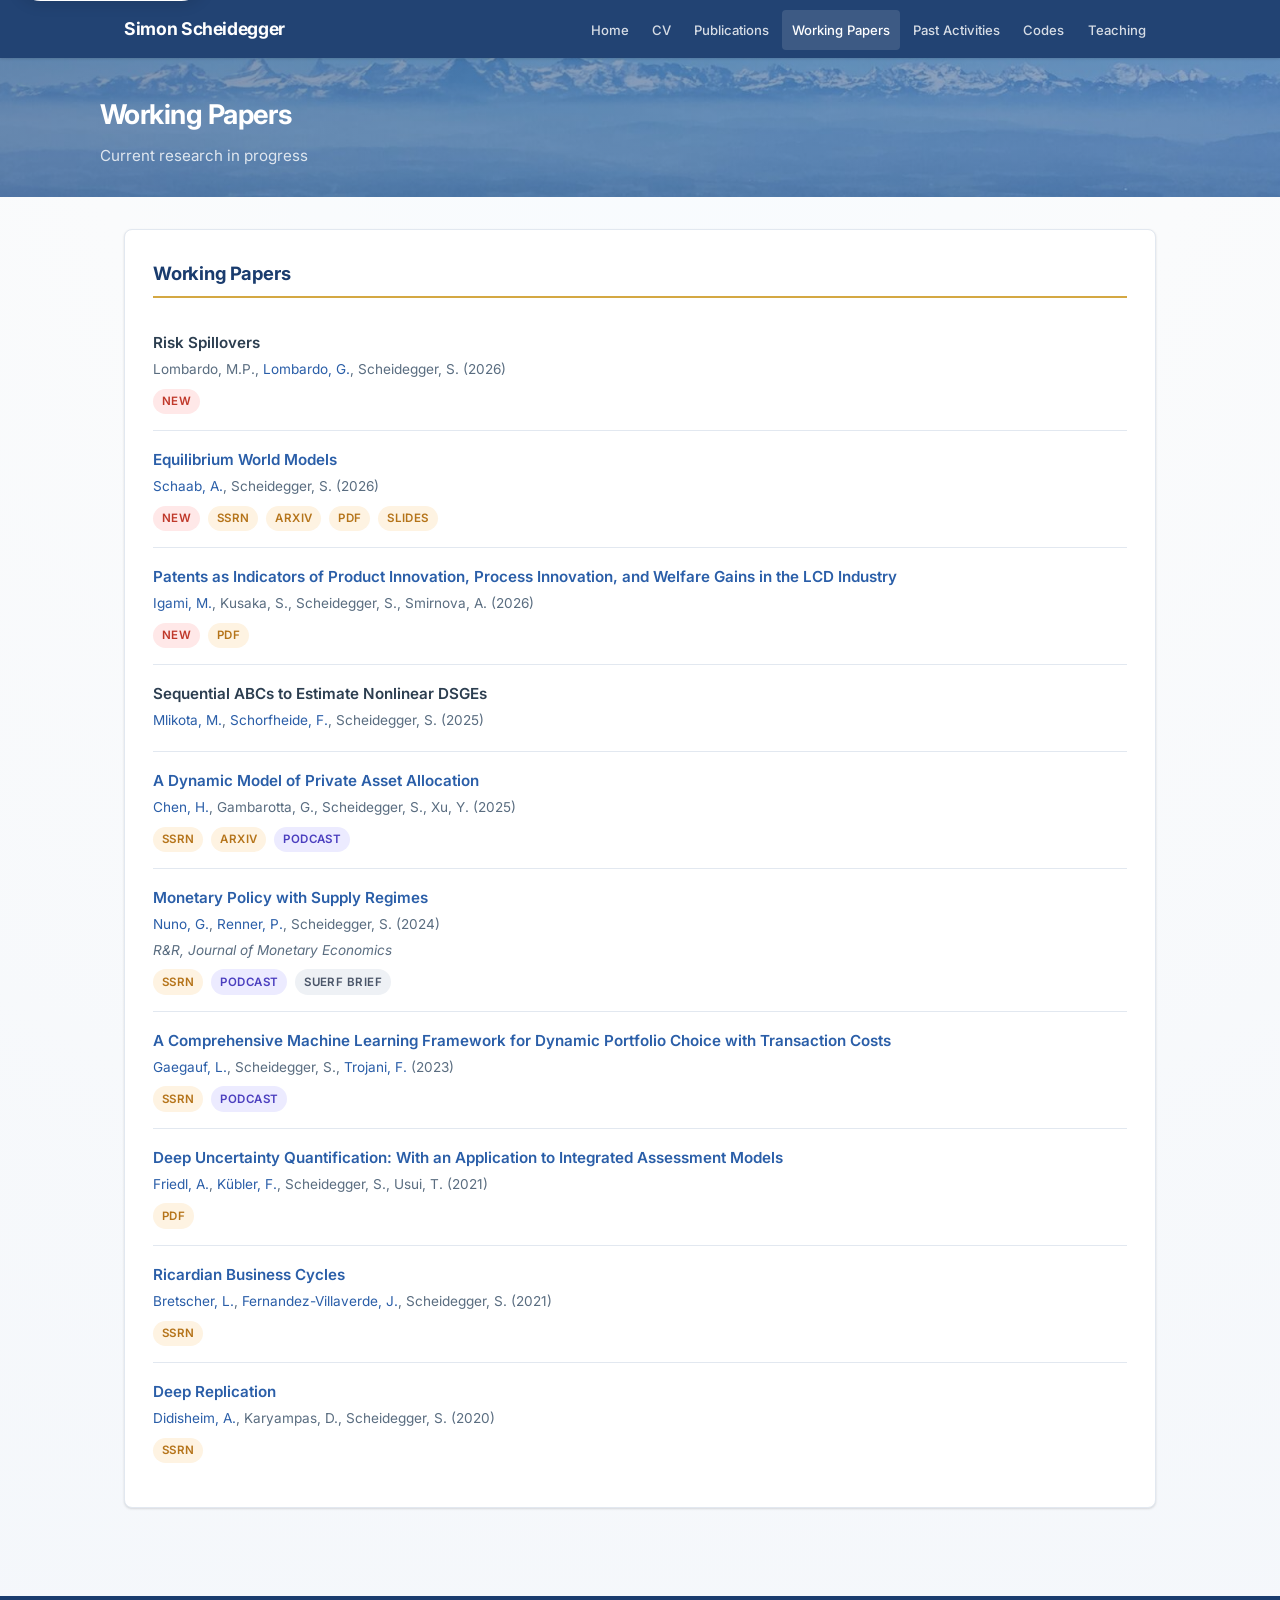
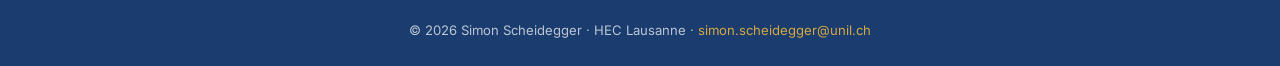
<file: working-papers.html>
<!DOCTYPE html>
<html lang="en">
<head>
  <meta charset="UTF-8">
  <meta name="viewport" content="width=device-width, initial-scale=1.0">
  <title>Working Papers | Simon Scheidegger</title>
  <meta name="description" content="Current working papers and research in progress by Simon Scheidegger.">
  <link rel="canonical" href="https://sischei.github.io/working-papers.html">
  <meta property="og:site_name" content="Simon Scheidegger">
  <meta property="og:title" content="Working Papers | Simon Scheidegger">
  <meta property="og:description" content="Current working papers and research in progress.">
  <meta property="og:type" content="website">
  <meta property="og:url" content="https://sischei.github.io/working-papers.html">
  <meta property="og:image" content="https://sischei.github.io/assets/portrait-share.jpg">
  <meta property="og:image:alt" content="Portrait of Simon Scheidegger">
  <meta name="twitter:card" content="summary">
  <meta name="twitter:title" content="Working Papers | Simon Scheidegger">
  <meta name="twitter:description" content="Current working papers and research in progress.">
  <meta name="twitter:image" content="https://sischei.github.io/assets/portrait-share.jpg">
  <link rel="icon" href="assets/favicon.png" type="image/png">
  <link rel="preconnect" href="https://fonts.googleapis.com">
  <link rel="preconnect" href="https://fonts.gstatic.com" crossorigin>
  <link href="https://fonts.googleapis.com/css2?family=Inter:wght@400;500;600;700&display=swap" rel="stylesheet">
  <link rel="stylesheet" href="style.css">
  <script src="script.js" defer></script>
</head>
<body>
<a class="skip-link" href="#main-content">Skip to main content</a>

<nav class="navbar">
  <div class="navbar-inner">
    <a href="index.html" class="nav-brand">Simon Scheidegger</a>
    <button class="nav-toggle" type="button" aria-label="Toggle navigation" aria-controls="site-navigation" aria-expanded="false">&#9776;</button>
    <ul class="nav-links" id="site-navigation">
      <li><a href="index.html">Home</a></li>
      <li><a href="cv.html">CV</a></li>
      <li><a href="publications.html">Publications</a></li>
      <li><a href="working-papers.html" class="active">Working Papers</a></li>
      <li><a href="activities.html">Past Activities</a></li>
      <li><a href="codes.html">Codes</a></li>
      <li><a href="teaching.html">Teaching</a></li>
    </ul>
  </div>
</nav>

<header class="page-header">
  <div class="page-header-inner">
    <h1>Working Papers</h1>
    <p>Current research in progress</p>
  </div>
</header>

<main class="main" id="main-content">

  <div class="card">
    <h2>Working Papers</h2>
    <ul class="pub-list">

      <li class="pub-item">
        <div class="pub-title">Risk Spillovers</div>
        <div class="pub-authors">Lombardo, M.P., <a href="https://sites.google.com/site/giovannilombardohomepage/" target="_blank" rel="noopener noreferrer">Lombardo, G.</a>, Scheidegger, S. (2026)</div>
        <div class="pub-links">
          <span class="badge badge-new">New</span>
        </div>
      </li>

      <li class="pub-item">
        <div class="pub-title"><a href="https://papers.ssrn.com/sol3/papers.cfm?abstract_id=6977559" target="_blank" rel="noopener noreferrer">Equilibrium World Models</a></div>
        <div class="pub-authors"><a href="https://www.andreasschaab.com/" target="_blank" rel="noopener noreferrer">Schaab, A.</a>, Scheidegger, S. (2026)</div>
        <div class="pub-links">
          <span class="badge badge-new">New</span>
          <a class="badge badge-pdf" href="https://papers.ssrn.com/sol3/papers.cfm?abstract_id=6977559" target="_blank" rel="noopener noreferrer">SSRN</a>
          <a class="badge badge-pdf" href="https://arxiv.org/abs/2606.23463" target="_blank" rel="noopener noreferrer">arXiv</a>
          <a class="badge badge-pdf" href="https://drive.google.com/file/d/1yLDOnxJZqi20e06ag1ygpTGq5VO4GqJF/view?usp=sharing" target="_blank" rel="noopener noreferrer">PDF</a>
          <a class="badge badge-pdf" href="https://drive.google.com/file/d/1aoFpTa5cCD9gtp1tu4z9oFDEezb92Ytm/view?usp=sharing" target="_blank" rel="noopener noreferrer">Slides</a>
        </div>
      </li>

      <li class="pub-item">
        <div class="pub-title"><a href="https://drive.google.com/file/d/1X0sTB0kjVM1i13RmwCNMkvEToouhMw9q/view?usp=sharing" target="_blank" rel="noopener noreferrer">Patents as Indicators of Product Innovation, Process Innovation, and Welfare Gains in the LCD Industry</a></div>
        <div class="pub-authors"><a href="https://sites.google.com/view/igami" target="_blank" rel="noopener noreferrer">Igami, M.</a>, Kusaka, S., Scheidegger, S., Smirnova, A. (2026)</div>
        <div class="pub-links">
          <span class="badge badge-new">New</span>
          <a class="badge badge-pdf" href="https://drive.google.com/file/d/1X0sTB0kjVM1i13RmwCNMkvEToouhMw9q/view?usp=sharing" target="_blank" rel="noopener noreferrer">PDF</a>
        </div>
      </li>

      <li class="pub-item">
        <div class="pub-title">Sequential ABCs to Estimate Nonlinear DSGEs</div>
        <div class="pub-authors"><a href="https://markomlikota.github.io/" target="_blank" rel="noopener noreferrer">Mlikota, M.</a>, <a href="https://web.sas.upenn.edu/schorf/" target="_blank" rel="noopener noreferrer">Schorfheide, F.</a>, Scheidegger, S. (2025)</div>
      </li>

      <li class="pub-item">
        <div class="pub-title"><a href="https://papers.ssrn.com/sol3/papers.cfm?abstract_id=5162049" target="_blank" rel="noopener noreferrer">A Dynamic Model of Private Asset Allocation</a></div>
        <div class="pub-authors"><a href="https://www.mit.edu/~huichen/" target="_blank" rel="noopener noreferrer">Chen, H.</a>, Gambarotta, G., Scheidegger, S., Xu, Y. (2025)</div>
        <div class="pub-links">
          <a class="badge badge-pdf" href="https://papers.ssrn.com/sol3/papers.cfm?abstract_id=5162049" target="_blank" rel="noopener noreferrer">SSRN</a>
          <a class="badge badge-pdf" href="https://arxiv.org/abs/2503.01099" target="_blank" rel="noopener noreferrer">arXiv</a>
          <a class="badge badge-media" href="https://drive.google.com/file/d/1EcPJQqkFEoBhcQ-N3P-QbjOmhDJxDh_z/view?usp=sharing" target="_blank" rel="noopener noreferrer">Podcast</a>
        </div>
      </li>

      <li class="pub-item">
        <div class="pub-title"><a href="https://papers.ssrn.com/sol3/papers.cfm?abstract_id=5574571" target="_blank" rel="noopener noreferrer">Monetary Policy with Supply Regimes</a></div>
        <div class="pub-authors"><a href="https://www.galonuno.com/" target="_blank" rel="noopener noreferrer">Nuno, G.</a>, <a href="https://sites.google.com/site/phrenner/" target="_blank" rel="noopener noreferrer">Renner, P.</a>, Scheidegger, S. (2024)</div>
        <div class="pub-venue">R&amp;R, Journal of Monetary Economics</div>
        <div class="pub-links">
          <a class="badge badge-pdf" href="https://papers.ssrn.com/sol3/papers.cfm?abstract_id=5574571" target="_blank" rel="noopener noreferrer">SSRN</a>
          <a class="badge badge-media" href="https://drive.google.com/file/d/1MSAZ_cI0ecNBSYV3boUEcML8dPWGtIUy/view?usp=sharing" target="_blank" rel="noopener noreferrer">Podcast</a>
          <a class="badge badge-press" href="https://www.suerf.org/publications/suerf-policy-notes-and-briefs/monetary-policy-with-persistent-supply-shocks/" target="_blank" rel="noopener noreferrer">SUERF Brief</a>
        </div>
      </li>

      <li class="pub-item">
        <div class="pub-title"><a href="https://papers.ssrn.com/sol3/papers.cfm?abstract_id=4543794" target="_blank" rel="noopener noreferrer">A Comprehensive Machine Learning Framework for Dynamic Portfolio Choice with Transaction Costs</a></div>
        <div class="pub-authors"><a href="https://lpupp.github.io/" target="_blank" rel="noopener noreferrer">Gaegauf, L.</a>, Scheidegger, S., <a href="https://www.fabiotrojani.com/en/" target="_blank" rel="noopener noreferrer">Trojani, F.</a> (2023)</div>
        <div class="pub-links">
          <a class="badge badge-pdf" href="https://papers.ssrn.com/sol3/papers.cfm?abstract_id=4543794" target="_blank" rel="noopener noreferrer">SSRN</a>
          <a class="badge badge-media" href="https://drive.google.com/file/d/11SoaaTo8xciTBsWwD1G29kVpinq_Fyx_/view?usp=sharing" target="_blank" rel="noopener noreferrer">Podcast</a>
        </div>
      </li>

      <li class="pub-item">
        <div class="pub-title"><a href="https://drive.google.com/file/d/13XXl61qambMuapAhHGAKWw8qASPOUgB8/view?usp=sharing" target="_blank" rel="noopener noreferrer">Deep Uncertainty Quantification: With an Application to Integrated Assessment Models</a></div>
        <div class="pub-authors"><a href="https://sites.google.com/view/aleksandrafriedl" target="_blank" rel="noopener noreferrer">Friedl, A.</a>, <a href="https://sites.google.com/site/fkubler/" target="_blank" rel="noopener noreferrer">K&uuml;bler, F.</a>, Scheidegger, S., Usui, T. (2021)</div>
        <div class="pub-links">
          <a class="badge badge-pdf" href="https://drive.google.com/file/d/13XXl61qambMuapAhHGAKWw8qASPOUgB8/view?usp=sharing" target="_blank" rel="noopener noreferrer">PDF</a>
        </div>
      </li>

      <li class="pub-item">
        <div class="pub-title"><a href="https://papers.ssrn.com/sol3/papers.cfm?abstract_id=4278274" target="_blank" rel="noopener noreferrer">Ricardian Business Cycles</a></div>
        <div class="pub-authors"><a href="https://sites.google.com/site/lorenzobretscher/home" target="_blank" rel="noopener noreferrer">Bretscher, L.</a>, <a href="https://www.sas.upenn.edu/~jesusfv/" target="_blank" rel="noopener noreferrer">Fernandez-Villaverde, J.</a>, Scheidegger, S. (2021)</div>
        <div class="pub-links">
          <a class="badge badge-pdf" href="https://papers.ssrn.com/sol3/papers.cfm?abstract_id=4278274" target="_blank" rel="noopener noreferrer">SSRN</a>
        </div>
      </li>

      <li class="pub-item">
        <div class="pub-title"><a href="https://papers.ssrn.com/sol3/papers.cfm?abstract_id=3533089" target="_blank" rel="noopener noreferrer">Deep Replication</a></div>
        <div class="pub-authors"><a href="https://www.antoinedidisheim.com/" target="_blank" rel="noopener noreferrer">Didisheim, A.</a>, Karyampas, D., Scheidegger, S. (2020)</div>
        <div class="pub-links">
          <a class="badge badge-pdf" href="https://papers.ssrn.com/sol3/papers.cfm?abstract_id=3533089" target="_blank" rel="noopener noreferrer">SSRN</a>
        </div>
      </li>

    </ul>
  </div>

</main>

<footer class="footer">
  &copy; 2026 Simon Scheidegger &middot; HEC Lausanne &middot; <a href="mailto:simon.scheidegger@unil.ch">simon.scheidegger@unil.ch</a>
</footer>

<!-- Statcounter -->
<script type="text/javascript">
var sc_project=13214206;
var sc_invisible=1;
var sc_security="5e0424dd";
</script>
<script type="text/javascript" src="https://www.statcounter.com/counter/counter.js" async></script>
<noscript><div class="statcounter"><a title="Web Analytics" href="https://statcounter.com/" target="_blank"><img class="statcounter" src="https://c.statcounter.com/13214206/0/5e0424dd/1/" alt="Web Analytics" referrerPolicy="no-referrer-when-downgrade"></a></div></noscript>
</body>
</html>
</file>
<file: style.css>
/* ===== Reset & Base ===== */
*, *::before, *::after { box-sizing: border-box; margin: 0; padding: 0; }

:root {
  --primary: #1a3c6e;
  --primary-light: #2a5ea8;
  --accent: #d4a843;
  --bg: #fafbfc;
  --bg-card: #ffffff;
  --text: #2c3e50;
  --text-light: #5a6d80;
  --border: #e2e8f0;
  --shadow: 0 1px 3px rgba(0,0,0,.08), 0 1px 2px rgba(0,0,0,.06);
  --shadow-lg: 0 4px 14px rgba(0,0,0,.1);
  --radius: 8px;
  --max-w: 1080px;
  --font: 'Inter', -apple-system, BlinkMacSystemFont, 'Segoe UI', Roboto, sans-serif;
}

html { scroll-behavior: smooth; font-size: 16px; }

body {
  font-family: var(--font);
  color: var(--text);
  background: radial-gradient(circle at top, #f7fbff 0, var(--bg) 32%, #f4f7fb 100%);
  line-height: 1.65;
  -webkit-font-smoothing: antialiased;
}

a { color: var(--primary-light); text-decoration: none; transition: color .2s; }
a:hover { color: var(--accent); }
a:focus-visible,
button:focus-visible,
input:focus-visible,
select:focus-visible {
  outline: 3px solid rgba(212, 168, 67, .45);
  outline-offset: 3px;
}

img { max-width: 100%; display: block; }
[hidden] { display: none !important; }

.skip-link {
  position: absolute;
  left: 1rem;
  top: -3rem;
  background: #fff;
  color: var(--primary);
  border-radius: 999px;
  padding: .7rem 1rem;
  box-shadow: var(--shadow-lg);
  z-index: 1000;
  font-weight: 600;
}
.skip-link:focus { top: 1rem; }

/* ===== Navigation ===== */
.navbar {
  position: sticky;
  top: 0;
  z-index: 100;
  background: rgba(26, 60, 110, .96);
  backdrop-filter: blur(10px);
  box-shadow: var(--shadow);
}

.navbar-inner {
  max-width: var(--max-w);
  margin: 0 auto;
  display: flex;
  align-items: center;
  justify-content: space-between;
  padding: 0 1.5rem;
}

.nav-brand {
  color: #fff;
  font-weight: 700;
  font-size: 1.1rem;
  padding: .9rem 0;
  letter-spacing: -.02em;
}

.nav-links { display: flex; gap: .15rem; list-style: none; flex-wrap: wrap; }

.nav-links a {
  color: rgba(255,255,255,.82);
  font-size: .82rem;
  font-weight: 500;
  padding: .75rem .65rem;
  border-radius: 4px;
  transition: background .2s, color .2s;
  white-space: nowrap;
}

.nav-links a:hover,
.nav-links a.active {
  background: rgba(255,255,255,.12);
  color: #fff;
}

.nav-toggle {
  display: none;
  background: none;
  border: none;
  color: #fff;
  font-size: 1.5rem;
  cursor: pointer;
  padding: .5rem;
  line-height: 1;
}

/* ===== Hero (home page) ===== */
.hero {
  background: linear-gradient(135deg, rgba(26,60,110,.55) 0%, rgba(30,79,143,.50) 100%),
              url('assets/alps-hero.jpg') center 42%/cover no-repeat;
  color: #fff;
  padding: 4.25rem 1.5rem 4rem;
}

.hero-inner {
  max-width: var(--max-w);
  margin: 0 auto;
  display: flex;
  align-items: center;
  gap: 3rem;
}

.hero-photo {
  width: 184px;
  height: 184px;
  border-radius: 50%;
  object-fit: cover;
  border: 4px solid rgba(255,255,255,.28);
  box-shadow: 0 16px 38px rgba(10, 22, 41, .28);
  flex-shrink: 0;
}

.hero-text { max-width: 720px; }
.hero-text h1 { font-size: 2.35rem; font-weight: 700; letter-spacing: -.03em; margin-bottom: .35rem; }
.hero-text .subtitle { font-size: 1.05rem; opacity: .94; margin-bottom: .55rem; }
.hero-text .subtitle-muted { font-size: .95rem; opacity: .82; }
.hero-text .subtitle a { color: #fff; font-weight: 600; text-decoration: underline; text-decoration-color: rgba(255,255,255,.45); text-underline-offset: 2px; }
.hero-lede {
  margin: 1rem 0 1.3rem;
  max-width: 58ch;
  font-size: 1rem;
  color: rgba(255,255,255,.92);
}
.hero-contact { font-size: .9rem; opacity: .82; line-height: 1.8; }
.hero-contact a { color: var(--accent); }
.hero-actions {
  display: flex;
  flex-wrap: wrap;
  gap: .8rem;
  margin: 1.35rem 0 1rem;
}

/* ===== Page Header (sub-pages) ===== */
.page-header {
  background: linear-gradient(135deg, rgba(26,60,110,.55) 0%, rgba(30,79,143,.50) 100%),
              url('assets/alps-hero.jpg') center 42%/cover no-repeat;
  color: #fff;
  padding: 2.2rem 1.5rem 1.8rem;
}
.page-header-inner { max-width: var(--max-w); margin: 0 auto; }
.page-header h1 { font-size: 1.7rem; font-weight: 700; letter-spacing: -.02em; }
.page-header p { opacity: .8; margin-top: .3rem; font-size: .95rem; }
.page-actions {
  display: flex;
  flex-wrap: wrap;
  gap: .8rem;
  margin-top: 1.1rem;
}

/* ===== Main Content ===== */
.main { max-width: var(--max-w); margin: 0 auto; padding: 2rem 1.5rem 4rem; }

/* ===== Section Cards ===== */
.card {
  background: var(--bg-card);
  border: 1px solid var(--border);
  border-radius: var(--radius);
  padding: 1.75rem;
  margin-bottom: 1.5rem;
  box-shadow: var(--shadow);
}

.card h2 {
  font-size: 1.15rem;
  font-weight: 700;
  color: var(--primary);
  margin-bottom: 1rem;
  padding-bottom: .5rem;
  border-bottom: 2px solid var(--accent);
  letter-spacing: -.01em;
}

.card h3 { font-size: 1rem; font-weight: 600; color: var(--text); margin: 1rem 0 .4rem; }
.card p + p { margin-top: .75rem; }

.eyebrow {
  display: inline-block;
  margin-bottom: .5rem;
  font-size: .78rem;
  font-weight: 700;
  letter-spacing: .08em;
  text-transform: uppercase;
  color: rgba(255,255,255,.8);
}

.button {
  display: inline-flex;
  align-items: center;
  justify-content: center;
  min-height: 2.75rem;
  padding: .8rem 1.1rem;
  border-radius: 999px;
  font-weight: 600;
  font-size: .92rem;
  transition: transform .15s ease, background .2s ease, color .2s ease, border-color .2s ease;
  border: 1px solid transparent;
}
.button:hover { transform: translateY(-1px); color: inherit; }
.button-primary {
  background: #fff;
  color: var(--primary);
}
.button-primary:hover {
  background: #f5f8fc;
  color: var(--primary);
}
.button-secondary {
  background: rgba(255,255,255,.12);
  border-color: rgba(255,255,255,.26);
  color: #fff;
}
.button-secondary:hover {
  background: rgba(255,255,255,.2);
  color: #fff;
}
.button-dark {
  background: var(--primary);
  color: #fff;
}
.button-dark:hover {
  background: var(--primary-light);
  color: #fff;
}
.button-outline {
  background: transparent;
  border-color: var(--border);
  color: var(--primary);
}
.button-outline:hover {
  background: #f5f8fc;
  color: var(--primary);
}

/* ===== Tags / Badges ===== */
.badge {
  display: inline-block;
  font-size: .72rem;
  font-weight: 600;
  padding: .2rem .55rem;
  border-radius: 99px;
  text-transform: uppercase;
  letter-spacing: .04em;
}
.badge-journal   { background: #e8f4fd; color: #1a6fb5; }
.badge-code      { background: #e6f9ee; color: #1a8a4a; }
.badge-pdf       { background: #fef3e2; color: #b5741a; }
.badge-new       { background: #ffe8e8; color: #c0392b; }
.badge-book      { background: #fdeef6; color: #b52e78; }
.badge-quantecon { background: #e6f6f7; color: #147a86; }
.badge-event     { background: #fff4e0; color: #b0601a; }
.badge-media     { background: #ecebff; color: #4b3fbf; }
.badge-press     { background: #eef1f5; color: #4a5568; }

.tag-list,
.clean-list {
  list-style: none;
  padding: 0;
}
.tag-list {
  display: flex;
  flex-wrap: wrap;
  gap: .55rem;
  margin-top: 1rem;
}
.tag {
  display: inline-flex;
  align-items: center;
  padding: .38rem .7rem;
  border-radius: 999px;
  background: rgba(255,255,255,.14);
  border: 1px solid rgba(255,255,255,.18);
  color: rgba(255,255,255,.92);
  font-size: .8rem;
}

.clean-list li {
  padding: .6rem 0;
  border-bottom: 1px solid var(--border);
}
.clean-list li:last-child { border-bottom: none; }

.detail-label {
  display: block;
  color: var(--primary);
  font-weight: 600;
  margin-bottom: .1rem;
}

/* ===== Publication List ===== */
.pub-list { list-style: none; }

.pub-item {
  padding: 1rem 0;
  border-bottom: 1px solid var(--border);
}
.pub-item:last-child { border-bottom: none; }

.pub-title { font-weight: 600; font-size: .95rem; }
.pub-title a { color: var(--primary-light); }
.pub-title a:hover { color: var(--accent); text-decoration: underline; }
.pub-authors { font-size: .85rem; color: var(--text-light); margin: .2rem 0; }
.pub-venue { font-size: .85rem; color: var(--text-light); font-style: italic; }
.pub-links,
.repo-links,
.seminar-links { margin-top: .5rem; display: flex; gap: .5rem; flex-wrap: wrap; }

/* ===== Announcement Banner ===== */
.announcement-banner {
  background: linear-gradient(135deg, var(--primary) 0%, var(--primary-light) 100%);
  color: #fff;
  border-radius: 10px;
  padding: 1.25rem 1.5rem;
  margin-bottom: 1.5rem;
}
.announcement-inner {
  display: flex;
  align-items: center;
  justify-content: space-between;
  gap: 1.5rem;
  flex-wrap: wrap;
}
.announcement-text {
  display: flex;
  flex-direction: column;
  gap: .25rem;
}
.announcement-text strong {
  font-size: 1.05rem;
}
.announcement-text span {
  font-size: .88rem;
  opacity: .9;
}
.announcement-deadline {
  font-weight: 600;
  opacity: 1 !important;
  color: var(--accent);
}
.announcement-banner .button {
  background: #fff;
  color: var(--primary);
  white-space: nowrap;
  flex-shrink: 0;
}
.announcement-banner .button:hover {
  background: var(--accent);
  color: #fff;
}
@media (max-width: 600px) {
  .announcement-inner {
    flex-direction: column;
    align-items: flex-start;
  }
  .announcement-banner .button {
    align-self: stretch;
    text-align: center;
  }
}

/* ===== News List ===== */
.news-item { padding: .75rem 0; border-bottom: 1px solid var(--border); }
.news-item:last-child { border-bottom: none; }
.news-date { font-size: .78rem; color: var(--text-light); font-weight: 600; text-transform: uppercase; letter-spacing: .03em; }
.news-text { font-size: .92rem; margin-top: .15rem; }

/* ===== Info Grid ===== */
.info-grid {
  display: grid;
  grid-template-columns: repeat(auto-fit, minmax(280px, 1fr));
  gap: 1.5rem;
}

.home-layout {
  display: grid;
  grid-template-columns: minmax(0, 1.75fr) minmax(280px, 1fr);
  gap: 1.5rem;
  align-items: start;
}

.home-main,
.home-side {
  display: grid;
  gap: 1.5rem;
}

.home-main > .card,
.home-side > .card { margin-bottom: 0; }

.spotlight-grid {
  display: grid;
  grid-template-columns: repeat(3, minmax(0, 1fr));
  gap: 1rem;
}

.spotlight-card {
  padding: 1.25rem;
  border: 1px solid var(--border);
  border-radius: calc(var(--radius) - 2px);
  background: linear-gradient(180deg, #fff 0%, #f8fbff 100%);
}

.spotlight-card .eyebrow {
  color: var(--primary-light);
  margin-bottom: .35rem;
}

.spotlight-card h3 { margin-top: 0; }

.coming-soon-card .eyebrow {
  color: var(--primary-light);
  margin-bottom: .35rem;
}
.coming-soon-card h2 {
  font-size: 1rem;
  line-height: 1.35;
  border-bottom: none;
  padding-bottom: 0;
  margin-bottom: .25rem;
}
.coming-soon-image {
  display: block;
  width: 100%;
  height: auto;
  border-radius: calc(var(--radius) - 2px);
  border: 1px solid var(--border);
  margin: .75rem 0;
}

.stack-sm > * + * { margin-top: .9rem; }
.stack-sm .button { width: 100%; }

/* ===== Code Repos ===== */
.repo-card {
  background: var(--bg-card);
  border: 1px solid var(--border);
  border-radius: var(--radius);
  padding: 1.25rem 1.5rem;
  margin-bottom: 1rem;
  box-shadow: var(--shadow);
  transition: box-shadow .2s, transform .15s;
  display: flex;
  gap: 1.25rem;
  align-items: flex-start;
}
.repo-card:hover { box-shadow: var(--shadow-lg); transform: translateY(-1px); }
.repo-card h3 { font-size: .95rem; margin-bottom: .4rem; color: var(--primary); }
.repo-card p { font-size: .85rem; color: var(--text-light); margin-bottom: .6rem; }
.repo-img { width: 240px; height: 160px; object-fit: contain; border-radius: 6px; flex-shrink: 0; background: #f5f7fa; border: 1px solid var(--border); }
.repo-body { flex: 1; min-width: 0; }
@media (max-width: 768px) {
  .repo-card { flex-direction: column; }
  .repo-img { width: 100%; height: auto; max-height: 240px; }
}
.repo-filters { display: flex; flex-wrap: wrap; gap: .5rem; margin-bottom: 1.25rem; }
.repo-filter {
  font: inherit;
  font-size: .85rem;
  font-weight: 600;
  padding: .4rem .9rem;
  border-radius: 99px;
  border: 1px solid var(--border);
  background: var(--bg-card);
  color: var(--primary);
  cursor: pointer;
}
.repo-filter:hover { background: #f5f8fc; }
.repo-filter[aria-pressed="true"] { background: var(--primary); border-color: var(--primary); color: #fff; }
.repo-grid { display: grid; grid-template-columns: repeat(2, minmax(0, 1fr)); gap: 1rem; }
.repo-grid .repo-card { flex-direction: column; margin-bottom: 0; }
.repo-grid .repo-img { width: 100%; height: 160px; }
@media (max-width: 768px) {
  .repo-grid { grid-template-columns: 1fr; }
}

/* ===== Seminar Schedule ===== */
.seminar-item { padding: .8rem 0; border-bottom: 1px solid var(--border); }
.seminar-item:last-child { border-bottom: none; }
.seminar-date { font-size: .8rem; font-weight: 600; color: var(--primary-light); }
.seminar-speaker { font-weight: 600; font-size: .92rem; }
.seminar-topic { font-size: .88rem; color: var(--text-light); font-style: italic; }

/* ===== Teaching ===== */
.teaching-year { font-size: 1.1rem; font-weight: 700; color: var(--primary); margin: 1.5rem 0 .75rem; padding-bottom: .3rem; border-bottom: 1px solid var(--border); }
.teaching-year:first-child { margin-top: 0; }

.course-item { padding: .6rem 0 .6rem 1rem; border-left: 3px solid var(--accent); margin-bottom: .75rem; }
.course-title { font-weight: 600; font-size: .92rem; }
.course-meta { font-size: .82rem; color: var(--text-light); margin-top: .15rem; }

/* ===== Activity Timeline ===== */
.timeline-item { position: relative; padding: .75rem 0 .75rem 1.5rem; border-left: 2px solid var(--border); }
.timeline-item::before {
  content: '';
  position: absolute;
  left: -5px;
  top: 1.1rem;
  width: 8px;
  height: 8px;
  border-radius: 50%;
  background: var(--primary-light);
}
.timeline-year { font-size: .78rem; font-weight: 700; color: var(--primary-light); text-transform: uppercase; letter-spacing: .03em; }

.mini-timeline {
  list-style: none;
  padding: 0;
}

.mini-timeline li {
  padding: .75rem 0 .75rem 1rem;
  border-left: 3px solid rgba(42, 94, 168, .18);
  margin-left: .25rem;
}

.mini-timeline strong {
  display: block;
  color: var(--primary);
  margin-bottom: .15rem;
}

.pub-toolbar {
  display: grid;
  grid-template-columns: minmax(0, 1fr) 220px;
  gap: .85rem;
  margin-top: .5rem;
}

.search-input,
.search-select {
  width: 100%;
  padding: .78rem .95rem;
  border-radius: 12px;
  border: 1px solid var(--border);
  background: #fff;
  color: var(--text);
  font: inherit;
}

.filter-status {
  margin-top: .85rem;
  font-size: .88rem;
  color: var(--text-light);
}

.empty-state {
  text-align: center;
  padding: 2rem 1.25rem;
  color: var(--text-light);
}

/* ===== Footer ===== */
.footer {
  background: var(--primary);
  color: rgba(255,255,255,.7);
  text-align: center;
  padding: 1.5rem;
  font-size: .82rem;
}
.footer a { color: var(--accent); }

/* ===== Responsive ===== */
@media (max-width: 768px) {
  .nav-links { display: none; flex-direction: column; width: 100%; padding: .5rem 0; }
  .nav-links.open { display: flex; }
  .nav-toggle { display: block; }
  .navbar-inner { flex-wrap: wrap; }
  .hero-inner { flex-direction: column; text-align: center; }
  .hero-photo { width: 120px; height: 120px; }
  .hero-text h1 { font-size: 1.6rem; }
  .hero-actions,
  .page-actions { justify-content: center; }
  .hero-lede { margin-left: auto; margin-right: auto; }
  .home-layout,
  .spotlight-grid,
  .pub-toolbar { grid-template-columns: 1fr; }
  .info-grid { grid-template-columns: 1fr; }
}

@media (max-width: 960px) {
  .home-layout,
  .spotlight-grid {
    grid-template-columns: 1fr;
  }
}
</file>
